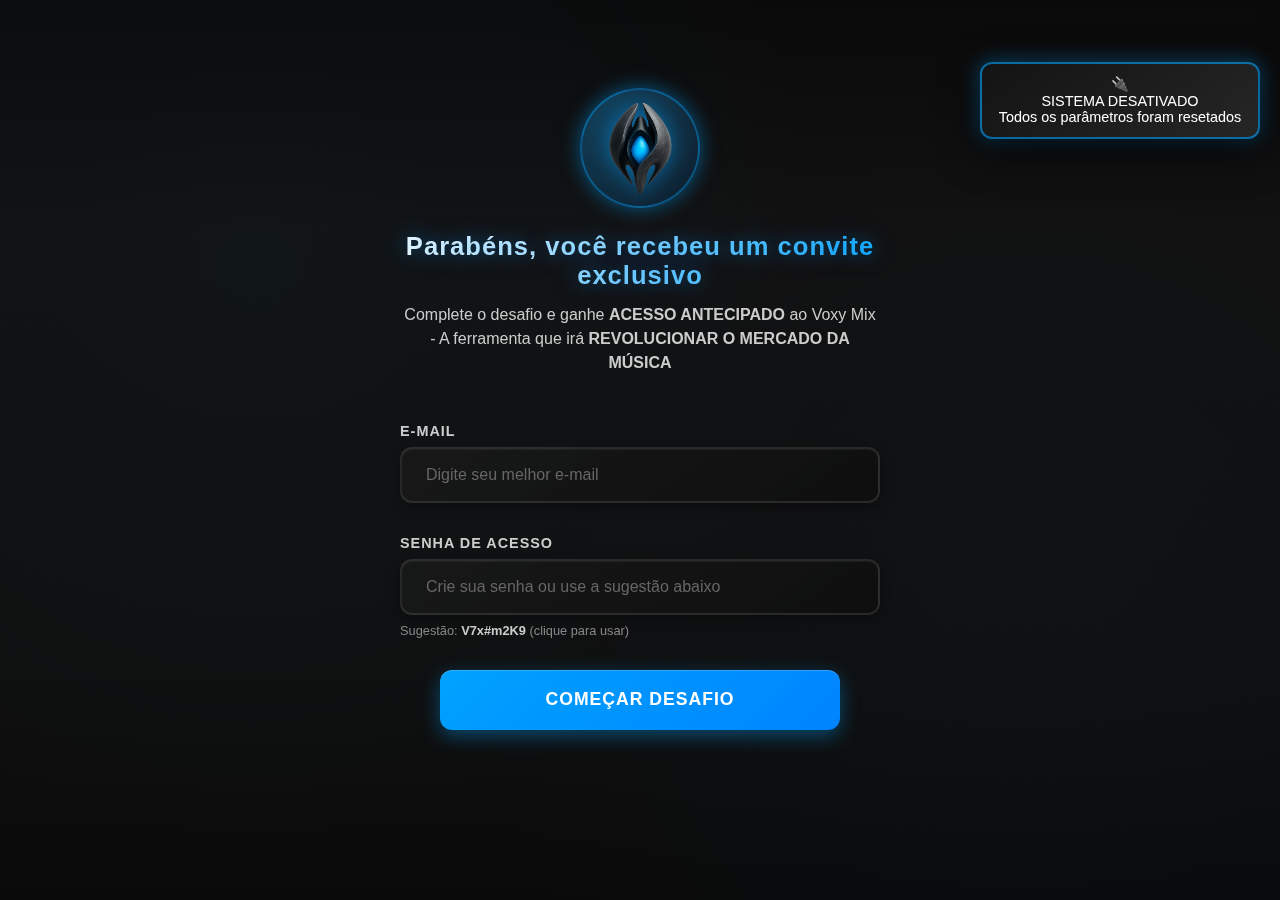
<file: index.html>
<!DOCTYPE html>
<html lang="pt-BR">
<head>
    <meta charset="UTF-8">
    <meta name="viewport" content="width=device-width, initial-scale=1.0">
    <title>Voxy Mix - Experiência Gamificada</title>
    <link rel="stylesheet" href="styles.css">
</head>
<body>
    <!-- SISTEMA DE PROGRESSO GLOBAL -->
    <div class="global-progress" id="globalProgress">
        <div class="progress-bar">
            <div class="progress-fill" id="progressFill"></div>
        </div>
        <span class="step-indicator" id="stepIndicator">Etapa 1/7</span>
    </div>

    <!-- SISTEMA DE NOTIFICAÇÕES GLOBAL -->
    <div class="notification-system">
        <div class="notification" id="globalNotification"></div>
        <div class="system-notification" id="systemNotification"></div>
    </div>

    <!-- CONTAINER PRINCIPAL DO FUNIL -->
    <div class="funnel-container" id="funnelContainer">

        <!-- ===== ETAPA 1: LOGIN GAMIFICADO ===== -->
        <section class="step active" id="step1" style="display: flex;">
            <!-- PARTÍCULAS DE FUNDO -->
            <div class="particles" id="particles1"></div>

            <div class="login-container">
                <!-- SEÇÃO DO LOGO -->
                <div class="logo-section">
                    <div class="logo-placeholder">
                        <img src="assets/images/logo-voxy-mix-transparente.png" alt="Voxy Mix Logo">
                    </div>
                    <h1 class="main-title">Parabéns, você recebeu um convite exclusivo</h1>
                    <p class="subtitle">Complete o desafio e ganhe <strong>ACESSO ANTECIPADO</strong> ao Voxy Mix - A ferramenta que irá <strong>REVOLUCIONAR O MERCADO DA MÚSICA</strong></p>
                </div>

                <!-- FORMULÁRIO DE ACESSO -->
                <form class="login-form" id="loginForm">
                    <div class="form-group">
                        <label class="form-label" for="email">E-mail</label>
                        <input 
                            type="email" 
                            id="email" 
                            name="email" 
                            class="form-input" 
                            placeholder="Digite seu melhor e-mail"
                            required
                        >
                    </div>

                    <div class="form-group">
                        <label class="form-label" for="password">Senha de Acesso</label>
                        <input 
                            type="password" 
                            id="password" 
                            name="password" 
                            class="form-input" 
                            placeholder="Crie sua senha ou use a sugestão abaixo"
                            required
                        >
                        <div class="password-suggestion" id="passwordSuggestion">
                            Sugestão: <span class="suggestion-text" id="suggestedPassword">V7x#m2K9</span> (clique para usar)
                        </div>
                    </div>

                    <button type="submit" class="submit-button" id="submitBtn">
                        Começar Desafio
                    </button>
                </form>

                <!-- TELA DE SUCESSO -->
                <div class="success-screen" id="successScreen1">
                    <div class="success-icon"></div>
                    <h2 class="success-title">Sistema Ativado!</h2>
                    <p class="success-message">
                        Seu acesso foi liberado! Agora você está pronto para embarcar nesta experiência única do Voxy Mix.
                    </p>
                    <button class="continue-button" onclick="goToStep(2)">
                        Entrar na Experiência
                    </button>
                </div>
            </div>
        </section>

        <!-- ===== ETAPA 2: DNA MUSICAL ===== -->
        <section class="step" id="step2" style="display: none;">
            <div class="main-container">
                <div class="header">
                    <h1 class="title">Mixer de DNA Musical</h1>
                    <p class="subtitle">Monte sua fórmula de sucesso</p>
                </div>
                
                <div class="mixer-container">
                    <div class="points-display">
                        <span class="points-text">Pontos: </span>
                        <span class="points-value" id="pointsValue">0/300</span>
                    </div>
                    
                    <div class="formula-container">
                        <div class="capsule">
                            <div class="liquid" id="liquid">
                                <div class="bubbles">
                                    <div class="bubble" style="animation-delay: 0s; left: -10px;"></div>
                                    <div class="bubble" style="animation-delay: 0.5s; left: 0px;"></div>
                                    <div class="bubble" style="animation-delay: 1s; left: 10px;"></div>
                                </div>
                            </div>
                            <div class="formula-result" id="formulaResult">
                                <div class="result-icon">🧪</div>
                                <div class="result-name">Analisando...</div>
                            </div>
                        </div>
                    </div>
                    
                    <div class="knobs-grid">
                        <div class="knob-container" data-type="fama">
                            <div class="knob-wrapper">
                                <div class="knob" data-knob="fama">
                                    <div class="knob-indicator"></div>
                                    <div class="knob-value">0</div>
                                </div>
                            </div>
                            <div class="knob-info">
                                <div class="knob-label">FAMA</div>
                                <div class="knob-desc">Lançar Hits e Fazer Parcerias</div>
                            </div>
                        </div>
                        
                        <div class="knob-container" data-type="dinheiro">
                            <div class="knob-wrapper">
                                <div class="knob" data-knob="dinheiro">
                                    <div class="knob-indicator"></div>
                                    <div class="knob-value">0</div>
                                </div>
                            </div>
                            <div class="knob-info">
                                <div class="knob-label">DINHEIRO</div>
                                <div class="knob-desc">Transformar música em grana</div>
                            </div>
                        </div>
                        
                        <div class="knob-container" data-type="precisao">
                            <div class="knob-wrapper">
                                <div class="knob" data-knob="precisao">
                                    <div class="knob-indicator"></div>
                                    <div class="knob-value">0</div>
                                </div>
                            </div>
                            <div class="knob-info">
                                <div class="knob-label">PRECISÃO</div>
                                <div class="knob-desc">Qualidade GRINGA em todas as músicas</div>
                            </div>
                        </div>
                        
                        <div class="knob-container" data-type="velocidade">
                            <div class="knob-wrapper">
                                <div class="knob" data-knob="velocidade">
                                    <div class="knob-indicator"></div>
                                    <div class="knob-value">0</div>
                                </div>
                            </div>
                            <div class="knob-info">
                                <div class="knob-label">VELOCIDADE</div>
                                <div class="knob-desc">Terminar músicas RÁPIDO</div>
                            </div>
                        </div>
                    </div>
                    
                    <div class="result-description" id="resultDescription">
                        <div class="result-title">Gire os knobs para criar sua fórmula</div>
                        <div class="result-subtitle">Distribua 300 pontos entre suas prioridades</div>
                    </div>
                    
                    <div class="continue-section">
                        <button class="continue-btn" id="continueBtn2" disabled onclick="goToStep(3)">
                            Continuar
                        </button>
                    </div>
                </div>
            </div>
        </section>

        <!-- ===== ETAPA 3: SEGMENTAÇÃO DINÂMICA ===== -->
        <section class="step" id="step3" style="display: none;">
            <div class="main-container">
                <div class="rack" id="mainRack" class="powered-off">
                    <div class="rack-header">
                        <div class="rack-name">FASE 1</div>
                        <div class="rack-number" id="powerBtn">OFF</div>
                    </div>
                    <div class="segment-controls">
                        <button class="segment-btn" data-segment="producer" id="producerBtn">Produtor</button>
                        <button class="segment-btn" data-segment="artist" id="artistBtn">Artista</button>
                    </div>
                    <div class="segment-support">Você pode selecionar os dois, se for o seu caso.</div>
                    <div class="knob-section">
                        <div class="knob-label">Destravar Mixagem Dinâmica</div>
                        <div class="knob" id="mainKnob">
                            <div class="knob-indicator"></div>
                        </div>
                        <div class="knob-value" id="knobValue">0%</div>
                    </div>
                    <div class="vu-section">
                        <div class="vu-label">Progresso de Ativação</div>
                        <div class="vu-meter"><div class="vu-bar" id="progressBar"></div></div>
                        <div class="progress-text" id="progressText">Selecione seu perfil e gire o knob para começar...</div>
                    </div>
                    <div class="leds">
                        <div class="led-group"><div class="led" id="powerLed"></div><span class="led-label">PWR</span></div>
                        <div class="led-group"><div class="led" id="processLed"></div><span class="led-label">PROC</span></div>
                        <div class="led-group"><div class="led" id="completeLed"></div><span class="led-label">RDY</span></div>
                    </div>
                    <div class="advance-section">
                        <button class="advance-btn" id="advanceBtn" onclick="goToStep(4)">🔒 Selecione um perfil para começar</button>
                    </div>
                </div>
            </div>
        </section>

        <!-- ===== ETAPA 4: MECANISMO ANTIGO COMUM ===== -->
        <section class="step" id="step4" style="display: none;">
            <div class="main-container">
                <div class="header">
                    <div class="progress-indicator">Etapa 4/7</div>
                    <h1 class="title">O Caminho Tradicional</h1>
                    <p class="subtitle">Vamos testar os métodos que todos usam...</p>
                </div>
                
                <!-- Sistema de Pontuação -->
                <div class="score-container">
                    <div class="score-label">Energia do Sistema</div>
                    <div class="score-bar">
                        <div class="score-fill" id="scoreFill4">
                            <div class="score-text" id="scoreText4">100/100</div>
                        </div>
                    </div>
                </div>
                
                <!-- Container de Escolhas/Resultado -->
                <div class="choice-container" id="choiceContainer4">
                    <h2 class="choice-title">Como você resolve seus problemas de mix?</h2>
                    
                    <div class="choices-grid" id="choicesGrid4">
                        <!-- Choices serão inseridas dinamicamente -->
                    </div>
                </div>
                
                <!-- Botão Continuar -->
                <div class="continue-section" id="continueSection4">
                    <button class="continue-btn" id="continueBtn4" onclick="goToStep(5)">
                        Tentar Última Alternativa
                    </button>
                </div>
            </div>
        </section>

        <!-- ===== ETAPA 5: PRESETS COMUNS ===== -->
        <section class="step" id="step5" style="display: none;">
            <div class="main-container">
                <div class="header">
                    <div class="progress-indicator">Etapa 5/7</div>
                    <h1 class="title">Última Chance</h1>
                    <p class="subtitle">Talvez um preset pronto resolva...</p>
                </div>
                
                <!-- Sistema de Pontuação -->
                <div class="score-container">
                    <div class="score-label">Energia Crítica do Sistema</div>
                    <div class="score-bar">
                        <div class="score-fill" id="scoreFill5">
                            <div class="score-text" id="scoreText5">50/100</div>
                        </div>
                    </div>
                </div>
                
                <!-- Container de Presets -->
                <div class="preset-container" id="presetContainer5">
                    <div class="preset-header">
                        <h2 class="preset-title">Banco de Presets "Profissionais"</h2>
                        <p class="preset-subtitle">Escolha um preset para salvar sua mixagem</p>
                    </div>
                    
                    <div class="preset-grid" id="presetGrid5">
                        <!-- Presets serão inseridos dinamicamente -->
                    </div>
                    
                    <!-- Waveform Display -->
                    <div class="waveform-display" id="waveformDisplay5">
                        <div class="waveform" id="waveform5">
                            <!-- Barras serão inseridas dinamicamente -->
                        </div>
                    </div>
                </div>
                
                <!-- Botão Continuar -->
                <div class="continue-section" id="continueSection5">
                    <button class="continue-btn" id="continueBtn5" onclick="showTransition()">
                        Descobrir Nova Tecnologia
                    </button>
                </div>
            </div>
        </section>

        <!-- ===== ETAPA 6: PRESETS DINÂMICOS ===== -->
        <section class="step" id="step6" style="display: none;">
            <div class="main-container">
                <div class="header">
                    <div class="progress-indicator">Etapa 6/7</div>
                    <h1 class="title">Presets Dinâmicos</h1>
                    <p class="subtitle">Tecnologia que se adapta ao SEU som</p>
                </div>
                
                <!-- Sistema de Pontuação -->
                <div class="score-container">
                    <div class="score-label">Sistema de Energia Recuperando</div>
                    <div class="score-bar">
                        <div class="score-fill" id="scoreFill6">
                            <div class="score-text" id="scoreText6">25/100</div>
                        </div>
                    </div>
                </div>
                
                <!-- Interface Principal -->
                <div class="interface-container">
                    <!-- Seção 1: Transiente Visual -->
                    <div class="transient-display">
                        <div class="transient-label">Análise de Transientes</div>
                        <div class="waveform-container" id="waveformContainer6">
                            <!-- Barras serão inseridas dinamicamente -->
                        </div>
                    </div>
                    
                    <!-- Seção 2: Feedback Box -->
                    <div class="feedback-box">
                        <div class="feedback-text" id="feedbackText6">
                            Problemas detectados. Ajuste os controles dinâmicos...
                        </div>
                    </div>
                    
                    <!-- Seção 3: Problemas Vocais -->
                    <div class="problems-section">
                        <div class="problems-label">Problemas Identificados</div>
                        <div class="problems-grid" id="problemsGrid6">
                            <!-- Problemas serão inseridos dinamicamente -->
                        </div>
                    </div>
                    
                    <!-- Seção 4: Controles de Knob -->
                    <div class="controls-section" id="controlsSection6">
                        <div class="controls-label">Controles Dinâmicos Voxy Mix</div>
                        <div class="knobs-grid" id="knobsGrid6">
                            <!-- Knobs serão inseridos dinamicamente -->
                        </div>
                    </div>
                </div>
                
                <!-- Seção de Sucesso -->
                <div class="success-section" id="successSection6">
                    <div class="success-message">
                        <div class="success-title">🎯 Preset Dinâmico Otimizado!</div>
                        <div class="success-subtitle">Sua voz foi automaticamente calibrada para qualidade profissional</div>
                    </div>
                    <button class="continue-btn" id="continueBtn6" onclick="goToStep(7)">
                        Acessar Método Completo
                    </button>
                </div>
            </div>
        </section>

        <!-- ===== ETAPA 7: OFERTA ===== -->
        <section class="step" id="step7" style="display: none;">
            <div class="main-container">
                <!-- HERO SECTION -->
                <section class="hero-section">
                    <h1 class="hero-headline" id="heroHeadline">
                        ACESSO VIP DESBLOQUEADO
                    </h1>

                    <div class="hero-subheadline" id="heroSubheadline">
                        <span class="line1">Você é UM DOS POUCOS com a chance de dominar A NOVA ERA DA MIXAGEM</span>
                        <span class="line2">(antes de todo mundo...)</span>
                        <span class="line3" style="display: none;">(antes de todo mundo...)</span>
                    </div>

                    <div class="hero-logo">
                        <img src="assets/images/logo-voxy-mix-transparente.png" alt="Voxy Mix Logo">
                    </div>
                </section>

                <!-- 2. O QUE É O VOXY MIX -->
                <section class="section">
                    <h2 class="section-title">O Que É o Voxy Mix?</h2>
                    <p class="section-subtitle">A junção perfeita de duas tecnologias revolucionárias</p>
                    
                    <div class="what-is-container">
                        <div class="voxy-components">
                            <div class="component-card">
                                <div class="component-icon">🎛️</div>
                                <h3 class="component-title">Presets Dinâmicos</h3>
                                <p class="component-text">
                                    Não são presets comuns. São presets TESTADOS, aprovados em compatibilidade 
                                    e DINAMIZADOS com controles práticos que se adaptam a qualquer voz.
                                </p>
                            </div>
                            
                            <div class="component-card">
                                <div class="component-icon">⚙️</div>
                                <h3 class="component-title">Ferramenta StudioVerse</h3>
                                <p class="component-text">
                                    A tecnologia que torna possível a criação e uso desses novos tipos de presets. 
                                    É ela que faz a "mágica" funcionar.
                                </p>
                            </div>
                        </div>
                    </div>
                </section>

                <!-- 3. COMPATIBILIDADE UNIVERSAL -->
                <section class="section">
                    <h2 class="section-title">Compatibilidade Universal</h2>
                    <p class="section-subtitle">Funciona onde você já trabalha</p>
                    
                    <div class="compatibility-grid">
                        <div class="compatibility-block">
                            <span class="compatibility-icon">🖥️</span>
                            <h3 class="compatibility-title">Windows</h3>
                            <p class="compatibility-text">Todas as versões recentes</p>
                        </div>
                        
                        <div class="compatibility-block">
                            <span class="compatibility-icon">🍎</span>
                            <h3 class="compatibility-title">Mac</h3>
                            <p class="compatibility-text">Versão 10 até 15 (M1 incluso)</p>
                        </div>
                        
                        <div class="compatibility-block">
                            <span class="compatibility-icon">🎵</span>
                            <h3 class="compatibility-title">Todas as DAWs</h3>
                            <p class="compatibility-text">FL Studio, Logic, Ableton, etc.</p>
                        </div>
                        
                        <div class="compatibility-block">
                            <span class="compatibility-icon">🎤</span>
                            <h3 class="compatibility-title">Qualquer Voz</h3>
                            <p class="compatibility-text">Masculina, feminina, grave, aguda</p>
                        </div>
                    </div>
                </section>

                <!-- 7. OFERTA + CTA -->
                <section class="section offer-section">
                    <div class="offer-content">
                        <div class="offer-badge">🔥 OFERTA POR TEMPO LIMITADO</div>
                        
                        <h2 class="offer-title">Garanta Seu Acesso Completo</h2>
                        
                        <div class="offer-items">
                            <div class="offer-item">50+ PRESETS DINÂMICOS em 6 categorias</div>
                            <div class="offer-item">200+ PLUGINS WAVES profissionais</div>
                            <div class="offer-item">FERRAMENTA StudioVerse completa</div>
                            <div class="offer-item">TUTORIAIS completos de instalação</div>
                            <div class="offer-item">ATUALIZAÇÕES vitalícias</div>
                            <div class="offer-item">GRUPO de networking exclusivo</div>
                            <div class="offer-item">LIVES exclusivas com o criador</div>
                            <div class="offer-item">CURSO de criação de presets (em breve)</div>
                        </div>
                        
                        <div class="price-container">
                            <div class="price-original">De R$ 497,00</div>
                            <div class="price-current">R$ 97,90</div>
                            <div class="price-installments">ou 12x de R$ 9,83 no cartão</div>
                        </div>
                        
                        <a href="#" class="cta-button" id="ctaButton">
                            QUERO MEU ACESSO AGORA
                        </a>
                    </div>
                </section>

                <!-- 8. GARANTIA -->
                <section class="section guarantee-section">
                    <h2 class="guarantee-title">Garantia INCONDICIONAL</h2>
                    
                    <div class="guarantee-seal">
                        <img src="assets/images/imagem-garantia.webp" alt="Garantia 7 Dias">
                    </div>
                    
                    <div class="guarantee-text">
                        <p>
                            O Voxy Mix tem uma garantia incondicional de 7 dias.
                            A ferramenta está hospedada na Cakto, uma das plataformas mais fácil de pedir reembolso...
                        </p>
                        <p>
                            Se eu quisesse esconder uma ferramenta ruim colocaria em outras plataformas que dificultam o reembolso 😉
                        </p>
                    </div>
                </section>
            </div>
        </section>

    </div>

    <!-- TRANSIÇÃO ENTRE ETAPAS -->
    <div class="transition-screen" id="transitionScreen" style="display: none;">
        <div class="transition-content">
            <!-- Core de Análise Central -->
            <div class="analysis-core">
                <div class="core-rings"></div>
                <div class="core-rings delay-1"></div>
                <div class="core-rings delay-2"></div>
                
                <div class="analysis-center">
                    <span class="central-icon" id="centralIcon">🎚️</span>
                </div>
            </div>

            <!-- Display de Análise Moderno -->
            <div class="analysis-display" id="analysisDisplay">
                <!-- Panel será inserido via JavaScript -->
            </div>

            <!-- Loading Bar -->
            <div class="progress-container">
                <div class="progress-track">
                    <div class="progress-fill"></div>
                    <div class="progress-glow"></div>
                </div>
                <div class="progress-percentage" id="progressPercentage">0%</div>
            </div>
        </div>
    </div>

    <!-- PORTAL CHECKOUT -->
    <div class="portal-overlay" id="portalOverlay" style="display: none;">
        <div class="portal-container">
            <div class="portal-particles" id="portalParticles"></div>
            <div class="portal-outer"></div>
            <div class="portal-middle"></div>
            <div class="portal-inner"></div>
            <div class="portal-lock">🔒</div>
        </div>
    </div>

    <script src="script.js"></script>
</body>
</html>
</file>
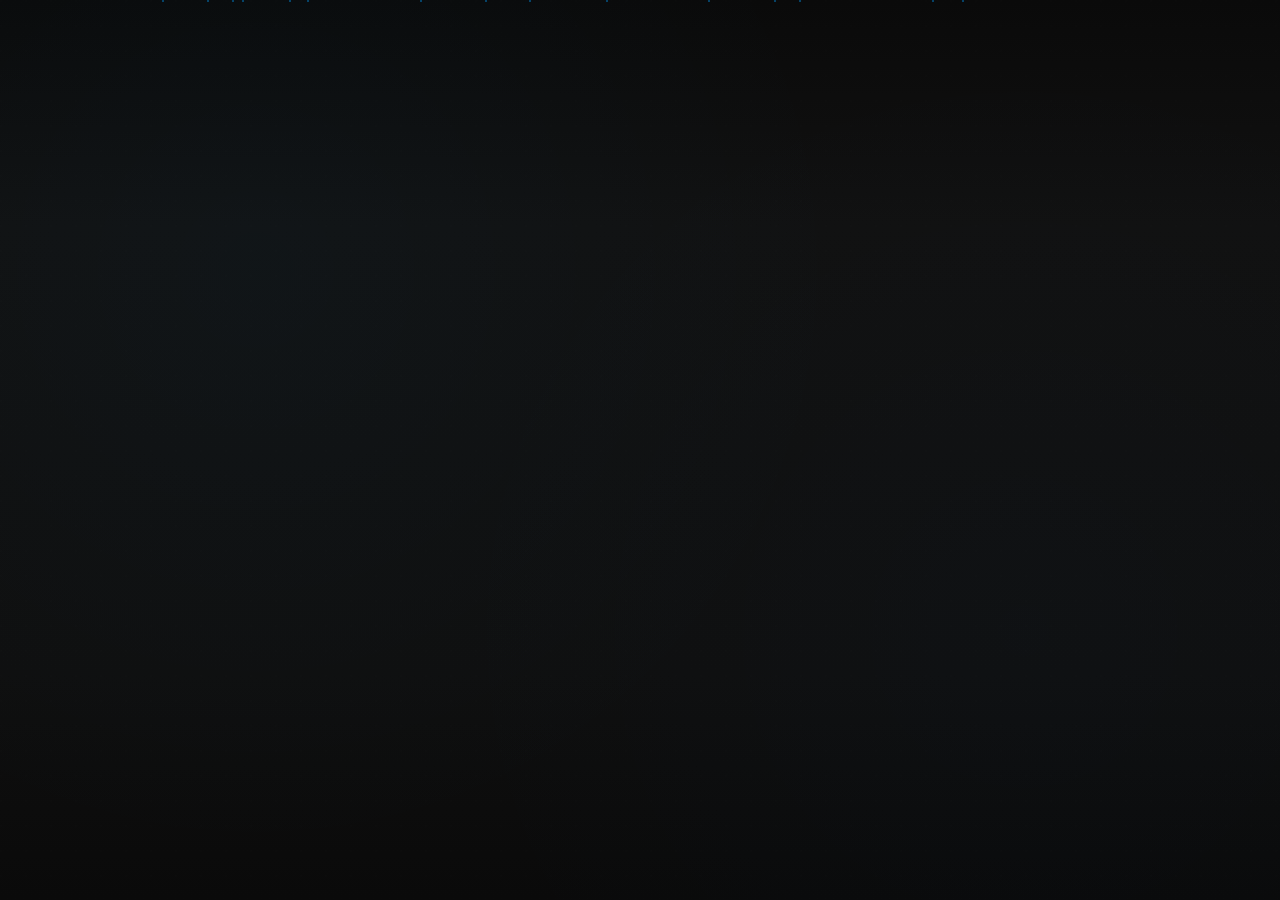
<file: docs/Banco de Dados - IA/Htmls/[FG] Etapa 1 - Login (Pronta).html>
<!DOCTYPE html>
<html lang="pt-BR">
<head>
    <meta charset="UTF-8">
    <meta name="viewport" content="width=device-width, initial-scale=1.0">
    <title>Voxy Mix - Experiência Interativa</title>
    <style>
        /* ===== RESET E BASE ===== */
        * {
            margin: 0;
            padding: 0;
            box-sizing: border-box;
            user-select: none;
        }

        body {
            font-family: 'Segoe UI', 'Arial', sans-serif;
            background: 
                radial-gradient(circle at 20% 30%, rgba(0, 162, 255, 0.03) 0%, transparent 50%),
                radial-gradient(circle at 80% 70%, rgba(0, 132, 255, 0.02) 0%, transparent 50%),
                linear-gradient(180deg, #0a0a0a 0%, #111111 25%, #0f0f0f 75%, #0a0a0a 100%);
            color: #ffffff;
            min-height: 100vh;
            overflow-x: hidden;
            position: relative;
            display: flex;
            align-items: center;
            justify-content: center;
        }

        /* ===== TEXTURA DE CARBONO ===== */
        body::before {
            content: '';
            position: fixed;
            top: 0;
            left: 0;
            width: 100%;
            height: 100%;
            background: 
                radial-gradient(circle at 1px 1px, rgba(255,255,255,0.015) 1px, transparent 0);
            background-size: 25px 25px;
            pointer-events: none;
            opacity: 0.4;
            z-index: -1;
        }

        /* ===== CONTAINER PRINCIPAL ===== */
        .login-container {
            width: 100%;
            max-width: 480px;
            padding: 2rem;
            position: relative;
            z-index: 1;
        }

        /* ===== LOGO PLACEHOLDER ===== */
        .logo-section {
            text-align: center;
            margin-bottom: 3rem;
            opacity: 0;
            animation: fadeInUp 1s ease-out 0.2s forwards;
        }

        .logo-placeholder {
            width: 120px;
            height: 120px;
            margin: 0 auto 1.5rem;
            background: 
                radial-gradient(circle at 30% 30%, rgba(0, 162, 255, 0.3), rgba(0, 132, 255, 0.1)),
                linear-gradient(145deg, #1a1a1a, #0f0f0f);
            border: 2px solid rgba(0, 162, 255, 0.4);
            border-radius: 50%;
            display: flex;
            align-items: center;
            justify-content: center;
            position: relative;
            box-shadow: 
                0 0 30px rgba(0, 162, 255, 0.3),
                inset 0 1px 0 rgba(255, 255, 255, 0.1);
        }

        .logo-placeholder::before {
            content: '';
            width: 60px;
            height: 60px;
            background: 
                radial-gradient(circle, #00a2ff 0%, #0084ff 100%);
            border-radius: 50%;
            box-shadow: 
                0 0 20px rgba(0, 162, 255, 0.8),
                inset 0 2px 4px rgba(255, 255, 255, 0.2);
            animation: logoGlow 3s ease-in-out infinite;
        }

        @keyframes logoGlow {
            0%, 100% { 
                box-shadow: 
                    0 0 20px rgba(0, 162, 255, 0.8),
                    inset 0 2px 4px rgba(255, 255, 255, 0.2);
            }
            50% { 
                box-shadow: 
                    0 0 35px rgba(0, 162, 255, 1),
                    0 0 50px rgba(0, 162, 255, 0.5),
                    inset 0 2px 4px rgba(255, 255, 255, 0.3);
            }
        }

        /* ===== TÍTULOS ===== */
        .main-title {
            font-size: 2rem;
            font-weight: 700;
            text-align: center;
            margin-bottom: 0.8rem;
            background: linear-gradient(135deg, #ffffff, #00a2ff);
            -webkit-background-clip: text;
            -webkit-text-fill-color: transparent;
            background-clip: text;
            text-shadow: 0 0 30px rgba(0, 162, 255, 0.3);
            letter-spacing: 1px;
            opacity: 0;
            animation: fadeInUp 1s ease-out 0.4s forwards;
        }

        .subtitle {
            font-size: 1rem;
            text-align: center;
            color: #cccccc;
            margin-bottom: 3rem;
            letter-spacing: 0.5px;
            line-height: 1.4;
            opacity: 0;
            animation: fadeInUp 1s ease-out 0.6s forwards;
        }

        /* ===== FORMULÁRIO ===== */
        .login-form {
            opacity: 0;
            animation: fadeInUp 1s ease-out 0.8s forwards;
        }

        .form-group {
            margin-bottom: 2rem;
            position: relative;
        }

        .form-label {
            display: block;
            font-size: 0.9rem;
            font-weight: 600;
            color: #cccccc;
            margin-bottom: 0.5rem;
            text-transform: uppercase;
            letter-spacing: 1px;
        }

        .form-input {
            width: 100%;
            height: 56px;
            padding: 0 1.5rem;
            background: 
                linear-gradient(145deg, rgba(26, 26, 26, 0.8), rgba(15, 15, 15, 0.9));
            border: 2px solid rgba(100, 100, 100, 0.3);
            border-radius: 12px;
            font-size: 1rem;
            color: #ffffff;
            transition: all 0.3s cubic-bezier(0.4, 0, 0.2, 1);
            backdrop-filter: blur(10px);
            box-shadow: 
                0 4px 12px rgba(0, 0, 0, 0.3),
                inset 0 1px 0 rgba(255, 255, 255, 0.05);
        }

        .form-input::placeholder {
            color: #666666;
            font-weight: 400;
        }

        .form-input:focus {
            outline: none;
            border-color: #00a2ff;
            box-shadow: 
                0 4px 12px rgba(0, 0, 0, 0.3),
                0 0 20px rgba(0, 162, 255, 0.4),
                inset 0 1px 0 rgba(255, 255, 255, 0.1);
            background: 
                linear-gradient(145deg, rgba(26, 26, 26, 0.9), rgba(15, 15, 15, 1));
        }

        .form-input:hover {
            border-color: rgba(0, 162, 255, 0.5);
            box-shadow: 
                0 4px 12px rgba(0, 0, 0, 0.3),
                0 0 10px rgba(0, 162, 255, 0.2),
                inset 0 1px 0 rgba(255, 255, 255, 0.08);
        }

        /* ===== SUGESTÃO DE SENHA ===== */
        .password-suggestion {
            font-size: 0.8rem;
            color: #888888;
            margin-top: 0.5rem;
            cursor: pointer;
            transition: color 0.3s ease;
        }

        .password-suggestion:hover {
            color: #00a2ff;
        }

        .password-suggestion .suggestion-text {
            color: #cccccc;
            font-weight: 600;
        }

        /* ===== BOTÃO PRINCIPAL ===== */
        .submit-button {
            width: 100%;
            height: 60px;
            background: linear-gradient(135deg, #00a2ff, #0084ff);
            border: none;
            border-radius: 12px;
            font-size: 1.1rem;
            font-weight: 700;
            color: #ffffff;
            text-transform: uppercase;
            letter-spacing: 1px;
            cursor: pointer;
            transition: all 0.3s cubic-bezier(0.4, 0, 0.2, 1);
            box-shadow: 
                0 6px 20px rgba(0, 162, 255, 0.4),
                inset 0 1px 0 rgba(255, 255, 255, 0.2);
            position: relative;
            overflow: hidden;
            margin-bottom: 2rem;
        }

        .submit-button::before {
            content: '';
            position: absolute;
            top: 0;
            left: -100%;
            width: 100%;
            height: 100%;
            background: linear-gradient(90deg, transparent, rgba(255, 255, 255, 0.2), transparent);
            transition: left 0.5s ease;
        }

        .submit-button:hover {
            transform: translateY(-2px);
            box-shadow: 
                0 8px 25px rgba(0, 162, 255, 0.6),
                0 0 30px rgba(0, 162, 255, 0.4),
                inset 0 1px 0 rgba(255, 255, 255, 0.3);
        }

        .submit-button:hover::before {
            left: 100%;
        }

        .submit-button:active {
            transform: translateY(0);
            transition: transform 0.1s ease;
        }

        .submit-button.loading {
            pointer-events: none;
            opacity: 0.8;
        }

        .submit-button.loading::after {
            content: '';
            width: 20px;
            height: 20px;
            border: 2px solid rgba(255, 255, 255, 0.3);
            border-top: 2px solid #ffffff;
            border-radius: 50%;
            animation: spin 1s linear infinite;
            margin-left: 10px;
            display: inline-block;
        }

        @keyframes spin {
            0% { transform: rotate(0deg); }
            100% { transform: rotate(360deg); }
        }

        /* ===== NOTA INFERIOR ===== */
        .footer-note {
            text-align: center;
            font-size: 0.85rem;
            color: #888888;
            line-height: 1.4;
            opacity: 0;
            animation: fadeInUp 1s ease-out 1s forwards;
        }

        /* ===== TELA DE SUCESSO ===== */
        .success-screen {
            display: none;
            text-align: center;
            opacity: 0;
            transform: translateY(30px);
        }

        .success-screen.show {
            display: block;
            animation: fadeInUp 0.8s ease-out forwards;
        }

        .success-icon {
            width: 100px;
            height: 100px;
            margin: 0 auto 2rem;
            background: 
                radial-gradient(circle, #00ff88 0%, #00cc66 100%);
            border-radius: 50%;
            display: flex;
            align-items: center;
            justify-content: center;
            box-shadow: 
                0 0 30px rgba(0, 255, 136, 0.5),
                inset 0 2px 4px rgba(255, 255, 255, 0.2);
            animation: successPulse 2s ease-in-out infinite;
        }

        @keyframes successPulse {
            0%, 100% { 
                box-shadow: 
                    0 0 30px rgba(0, 255, 136, 0.5),
                    inset 0 2px 4px rgba(255, 255, 255, 0.2);
            }
            50% { 
                box-shadow: 
                    0 0 40px rgba(0, 255, 136, 0.8),
                    0 0 60px rgba(0, 255, 136, 0.3),
                    inset 0 2px 4px rgba(255, 255, 255, 0.3);
            }
        }

        .success-icon::before {
            content: '✓';
            font-size: 3rem;
            font-weight: bold;
            color: #ffffff;
        }

        .success-title {
            font-size: 1.8rem;
            font-weight: 700;
            margin-bottom: 1rem;
            background: linear-gradient(135deg, #ffffff, #00ff88);
            -webkit-background-clip: text;
            -webkit-text-fill-color: transparent;
            background-clip: text;
        }

        .success-message {
            font-size: 1rem;
            color: #cccccc;
            margin-bottom: 2.5rem;
            line-height: 1.5;
        }

        .continue-button {
            padding: 1rem 2.5rem;
            background: linear-gradient(135deg, #00ff88, #00cc66);
            border: none;
            border-radius: 12px;
            font-size: 1rem;
            font-weight: 700;
            color: #000000;
            text-transform: uppercase;
            letter-spacing: 1px;
            cursor: pointer;
            transition: all 0.3s ease;
            box-shadow: 
                0 6px 20px rgba(0, 255, 136, 0.4),
                inset 0 1px 0 rgba(255, 255, 255, 0.2);
        }

        .continue-button:hover {
            transform: translateY(-2px);
            box-shadow: 
                0 8px 25px rgba(0, 255, 136, 0.6),
                0 0 30px rgba(0, 255, 136, 0.4);
        }

        /* ===== ANIMAÇÕES ===== */
        @keyframes fadeInUp {
            from {
                opacity: 0;
                transform: translateY(30px);
            }
            to {
                opacity: 1;
                transform: translateY(0);
            }
        }

        /* ===== RESPONSIVIDADE ===== */
        @media (max-width: 768px) {
            .login-container {
                padding: 1.5rem;
                max-width: 400px;
            }

            .logo-placeholder {
                width: 100px;
                height: 100px;
            }

            .logo-placeholder::before {
                width: 50px;
                height: 50px;
            }

            .main-title {
                font-size: 1.6rem;
            }

            .subtitle {
                font-size: 0.9rem;
            }

            .form-input {
                height: 52px;
                font-size: 0.95rem;
            }

            .submit-button {
                height: 56px;
                font-size: 1rem;
            }
        }

        @media (max-width: 480px) {
            .login-container {
                padding: 1rem;
            }

            .main-title {
                font-size: 1.4rem;
                line-height: 1.2;
            }

            .subtitle {
                font-size: 0.85rem;
            }
        }

        /* ===== EFEITOS DE PARTÍCULAS ===== */
        .particles {
            position: fixed;
            top: 0;
            left: 0;
            width: 100%;
            height: 100%;
            pointer-events: none;
            z-index: -1;
        }

        .particle {
            position: absolute;
            width: 2px;
            height: 2px;
            background: rgba(0, 162, 255, 0.5);
            border-radius: 50%;
            animation: float 8s ease-in-out infinite;
        }

        @keyframes float {
            0%, 100% { 
                transform: translateY(0) translateX(0);
                opacity: 0;
            }
            10%, 90% { 
                opacity: 1;
            }
            50% { 
                transform: translateY(-100vh) translateX(50px);
            }
        }
    </style>
</head>
<body>
    <!-- PARTÍCULAS DE FUNDO -->
    <div class="particles" id="particles"></div>

    <div class="login-container">
        <!-- SEÇÃO DO LOGO -->
        <div class="logo-section">
            <div class="logo-placeholder"></div>
            <h1 class="main-title">Parabéns, você recebeu um convite exclusivo</h1>
            <p class="subtitle">Complete o desafio e ganhe <strong>ACESSO ANTECIPADO</strong> ao Voxy Mix - A ferramenta que irá <strong>REVOLUCIONAR O MERCADO DA MÚSICA</strong></p>
        </div>

        <!-- FORMULÁRIO DE ACESSO -->
        <form class="login-form" id="loginForm">
            <div class="form-group">
                <label class="form-label" for="email">E-mail</label>
                <input 
                    type="email" 
                    id="email" 
                    name="email" 
                    class="form-input" 
                    placeholder="Digite seu melhor e-mail"
                    required
                >
            </div>

            <div class="form-group">
                <label class="form-label" for="password">Senha de Acesso</label>
                <input 
                    type="password" 
                    id="password" 
                    name="password" 
                    class="form-input" 
                    placeholder="Crie sua senha ou use a sugestão abaixo"
                    required
                >
                <div class="password-suggestion" id="passwordSuggestion">
                    Sugestão: <span class="suggestion-text" id="suggestedPassword">V7x#m2K9</span> (clique para usar)
                </div>
            </div>

            <button type="submit" class="submit-button" id="submitBtn">
                Começar Desafio
            </button>
        </form>

        <!-- NOTA INFERIOR -->
        <!-- Removida conforme solicitação -->

        <!-- TELA DE SUCESSO -->
        <div class="success-screen" id="successScreen">
            <div class="success-icon"></div>
            <h2 class="success-title">Sistema Ativado!</h2>
            <p class="success-message">
                Seu acesso foi liberado! Agora você está pronto para embarcar nesta experiência única do Voxy Mix.
            </p>
            <button class="continue-button" onclick="continueToNextStep()">
                Entrar na Experiência
            </button>
        </div>
    </div>

    <script>
        // ===== SISTEMA DE ACESSO VOXY MIX =====
        
        // Elementos do DOM
        const loginForm = document.getElementById('loginForm');
        const submitBtn = document.getElementById('submitBtn');
        const successScreen = document.getElementById('successScreen');
        const emailInput = document.getElementById('email');
        const passwordInput = document.getElementById('password');
        const passwordSuggestion = document.getElementById('passwordSuggestion');
        const suggestedPassword = document.getElementById('suggestedPassword');

        // Array de senhas sugeridas
        const passwordSuggestions = [
            'V7x#m2K9', 'P4@nW8qZ', 'M3$tR5oL', 'X9&fY2nU', 
            'K8#pB4mS', 'Q6@vN7rT', 'Z3$cH9wE', 'L5&jD8xA'
        ];

        // ===== GERAÇÃO DE SENHA SUGERIDA =====
        function generateRandomPassword() {
            const randomIndex = Math.floor(Math.random() * passwordSuggestions.length);
            return passwordSuggestions[randomIndex];
        }

        // ===== APLICAR SENHA SUGERIDA =====
        function applySuggestedPassword() {
            const password = suggestedPassword.textContent;
            passwordInput.value = password;
            passwordInput.focus();
            
            // Remove a sugestão completamente
            passwordSuggestion.style.display = 'none';
        }

        // ===== PARTÍCULAS DE FUNDO =====
        function createParticles() {
            const particlesContainer = document.getElementById('particles');
            const particleCount = 15;

            for (let i = 0; i < particleCount; i++) {
                const particle = document.createElement('div');
                particle.className = 'particle';
                
                particle.style.left = Math.random() * 100 + '%';
                particle.style.animationDelay = Math.random() * 8 + 's';
                particle.style.animationDuration = (8 + Math.random() * 4) + 's';
                
                particlesContainer.appendChild(particle);
            }
        }

        // ===== VALIDAÇÃO DE FORMULÁRIO =====
        function validateForm() {
            const email = emailInput.value.trim();
            const password = passwordInput.value.trim();
            
            if (!isValidEmail(email)) {
                showInputError(emailInput, 'Digite um e-mail válido');
                return false;
            }
            
            if (password.length < 6) {
                showInputError(passwordInput, 'Senha deve ter pelo menos 6 caracteres');
                return false;
            }
            
            return true;
        }

        function isValidEmail(email) {
            const emailRegex = /^[^\s@]+@[^\s@]+\.[^\s@]+$/;
            return emailRegex.test(email);
        }

        function showInputError(input, message) {
            const existingError = input.parentNode.querySelector('.error-message');
            if (existingError) {
                existingError.remove();
            }
            
            const errorElement = document.createElement('div');
            errorElement.className = 'error-message';
            errorElement.textContent = message;
            errorElement.style.cssText = `
                color: #ff4444;
                font-size: 0.8rem;
                margin-top: 0.5rem;
                animation: fadeInUp 0.3s ease;
            `;
            
            input.parentNode.appendChild(errorElement);
            input.style.borderColor = '#ff4444';
            
            setTimeout(() => {
                if (errorElement.parentNode) {
                    errorElement.remove();
                    input.style.borderColor = '';
                }
            }, 3000);
        }

        // ===== PROCESSAMENTO DO FORMULÁRIO =====
        function handleFormSubmit(e) {
            e.preventDefault();
            
            if (!validateForm()) {
                return;
            }
            
            submitBtn.classList.add('loading');
            submitBtn.innerHTML = 'Ativando Sistema...';
            
            setTimeout(() => {
                showSuccessScreen();
            }, 2000);
        }

        function showSuccessScreen() {
            loginForm.style.display = 'none';
            document.querySelector('.footer-note').style.display = 'none';
            document.querySelector('.logo-section').style.display = 'none';
            
            successScreen.classList.add('show');
            
            playSuccessSound();
        }

        function continueToNextStep() {
            alert('Redirecionando para sua experiência Voxy Mix personalizada...');
        }

        // ===== EFEITOS SONOROS =====
        function playSuccessSound() {
            try {
                const audioContext = new (window.AudioContext || window.webkitAudioContext)();
                
                const frequencies = [523, 659, 784];
                
                frequencies.forEach((freq, index) => {
                    const oscillator = audioContext.createOscillator();
                    const gainNode = audioContext.createGain();
                    
                    oscillator.connect(gainNode);
                    gainNode.connect(audioContext.destination);
                    
                    const startTime = audioContext.currentTime + (index * 0.1);
                    oscillator.frequency.setValueAtTime(freq, startTime);
                    gainNode.gain.setValueAtTime(0.1, startTime);
                    gainNode.gain.exponentialRampToValueAtTime(0.001, startTime + 0.5);
                    
                    oscillator.start(startTime);
                    oscillator.stop(startTime + 0.5);
                });
            } catch (e) {
                // Fallback silencioso
            }
        }

        // ===== EFEITOS VISUAIS NOS INPUTS =====
        function addInputEffects() {
            const inputs = document.querySelectorAll('.form-input');
            
            inputs.forEach(input => {
                input.addEventListener('focus', function() {
                    this.parentNode.style.transform = 'translateY(-2px)';
                    this.parentNode.style.transition = 'transform 0.3s ease';
                });
                
                input.addEventListener('blur', function() {
                    this.parentNode.style.transform = 'translateY(0)';
                });
            });
        }

        // ===== EASTER EGG - SEQUÊNCIA SECRETA =====
        let secretSequence = [];
        const secretCode = ['ArrowUp', 'ArrowUp', 'ArrowDown', 'ArrowDown', 'ArrowLeft', 'ArrowRight'];

        function handleSecretSequence(e) {
            secretSequence.push(e.code);
            
            if (secretSequence.length > secretCode.length) {
                secretSequence.shift();
            }
            
            if (JSON.stringify(secretSequence) === JSON.stringify(secretCode)) {
                activateSecretMode();
                secretSequence = [];
            }
        }

        function activateSecretMode() {
            document.body.style.animation = 'rainbow 2s linear infinite';
            
            const style = document.createElement('style');
            style.textContent = `
                @keyframes rainbow {
                    0% { filter: hue-rotate(0deg); }
                    100% { filter: hue-rotate(360deg); }
                }
            `;
            document.head.appendChild(style);
            
            setTimeout(() => {
                document.body.style.animation = '';
                style.remove();
            }, 4000);
        }

        // ===== INICIALIZAÇÃO =====
        document.addEventListener('DOMContentLoaded', function() {
            createParticles();
            
            loginForm.addEventListener('submit', handleFormSubmit);
            addInputEffects();
            
            // Adiciona event listener para sugestão de senha
            passwordSuggestion.addEventListener('click', applySuggestedPassword);
            
            // Easter egg
            document.addEventListener('keydown', handleSecretSequence);
            
            // Auto-focus no primeiro input após animação
            setTimeout(() => {
                emailInput.focus();
            }, 1500);
            
            // Gera senha inicial
            const initialPassword = generateRandomPassword();
            suggestedPassword.textContent = initialPassword;
        });

        // ===== PREVENÇÃO DE SPAM =====
        let submitCount = 0;
        const originalSubmitHandler = handleFormSubmit;

        function handleFormSubmit(e) {
            submitCount++;
            
            if (submitCount > 3) {
                e.preventDefault();
                alert('Muitas tentativas. Aguarde alguns segundos antes de tentar novamente.');
                return;
            }
            
            originalSubmitHandler(e);
        }

        setInterval(() => {
            submitCount = 0;
        }, 60000);
    </script>
</body>
</html>
</file>
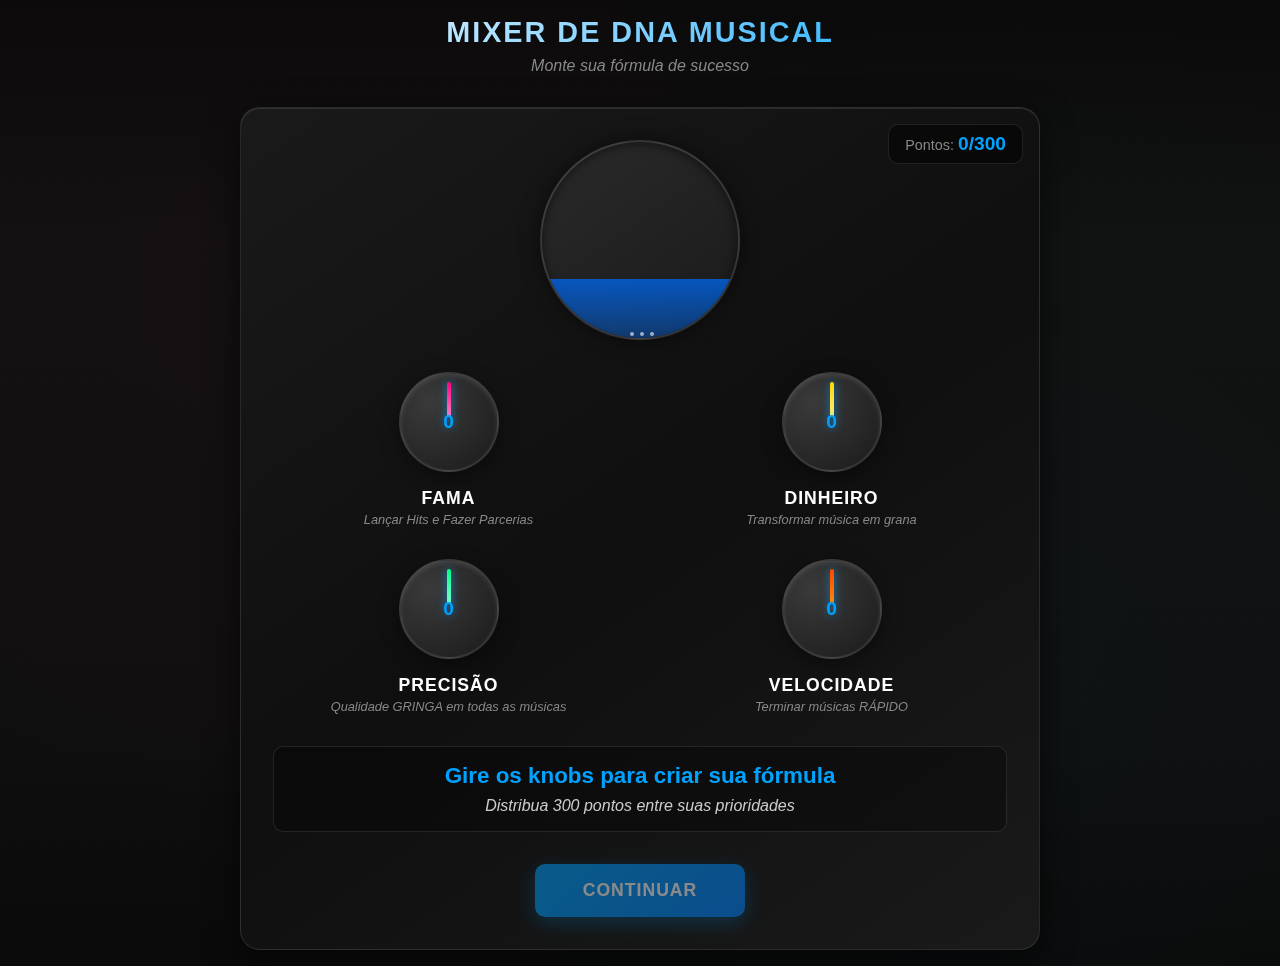
<file: docs/Banco de Dados - IA/Htmls/[FG] Etapa 2 - DNA Musical.html>
<!DOCTYPE html>
<html lang="pt-BR">
<head>
    <meta charset="UTF-8">
    <meta name="viewport" content="width=device-width, initial-scale=1.0">
    <title>Mixer de DNA Musical - Voxy Mix</title>
    <style>
        /* ===== RESET & BASE ===== */
        * { margin: 0; padding: 0; box-sizing: border-box; user-select: none; }
        body {
            font-family: 'Segoe UI', Arial, sans-serif;
            background:
                radial-gradient(circle at 20% 30%, rgba(255, 0, 150, 0.02) 0%, transparent 60%),
                radial-gradient(circle at 80% 70%, rgba(0, 200, 255, 0.02) 0%, transparent 60%),
                linear-gradient(180deg, #0a0a0a 0%, #111111 25%, #0f0f0f 75%, #0a0a0a 100%);
            color: #e8e8e8; min-height: 100vh; overflow-x: hidden;
            display: flex; align-items: center; justify-content: center; padding: 1rem;
        }
        body::before {
            content: ''; position: fixed; top: 0; left: 0; width: 100%; height: 100%;
            background: radial-gradient(circle at 1px 1px, rgba(255,255,255,0.02) 1px, transparent 0);
            background-size: 20px 20px; pointer-events: none; opacity: 0.3; z-index: -1;
        }
        
        /* ===== CONTAINER PRINCIPAL ===== */
        .main-container { 
            max-width: 800px; 
            width: 100%; 
            position: relative; 
            z-index: 1;
            animation: fadeInUp 0.8s ease-out;
        }
        
        /* ===== HEADER ===== */
        .header {
            text-align: center;
            margin-bottom: 2rem;
        }
        .title {
            font-size: 1.8rem;
            font-weight: 700;
            background: linear-gradient(135deg, #ffffff, #00a2ff);
            -webkit-background-clip: text;
            -webkit-text-fill-color: transparent;
            background-clip: text;
            margin-bottom: 0.5rem;
            text-transform: uppercase;
            letter-spacing: 2px;
        }
        .subtitle {
            font-size: 1rem;
            color: #888;
            font-style: italic;
        }
        
        /* ===== MIXER CONTAINER ===== */
        .mixer-container {
            background: linear-gradient(145deg, #1a1a1a 0%, #0f0f0f 50%, #1a1a1a 100%);
            border: 1px solid rgba(100, 100, 100, 0.3);
            border-radius: 20px;
            padding: 2rem;
            position: relative;
            box-shadow: 
                0 8px 32px rgba(0, 0, 0, 0.6),
                inset 0 1px 0 rgba(255, 255, 255, 0.1);
        }
        
        /* ===== PONTOS TOTAIS ===== */
        .points-display {
            position: absolute;
            top: 1rem;
            right: 1rem;
            background: rgba(0, 0, 0, 0.5);
            padding: 0.5rem 1rem;
            border-radius: 10px;
            border: 1px solid rgba(255, 255, 255, 0.1);
        }
        .points-text {
            font-size: 0.9rem;
            color: #888;
        }
        .points-value {
            font-size: 1.2rem;
            font-weight: bold;
            color: #00a2ff;
        }
        .points-value.warning {
            color: #ff4444;
        }
        
        /* ===== CAPSULA CENTRAL ===== */
        .formula-container {
            width: 200px;
            height: 200px;
            margin: 0 auto 2rem;
            position: relative;
        }
        
        .capsule {
            width: 100%;
            height: 100%;
            background: linear-gradient(145deg, #2a2a2a, #1a1a1a);
            border-radius: 100px;
            position: relative;
            overflow: hidden;
            border: 2px solid rgba(255, 255, 255, 0.1);
            box-shadow: 
                inset 0 2px 10px rgba(0, 0, 0, 0.5),
                0 0 20px rgba(0, 0, 0, 0.5);
        }
        
        .liquid {
            position: absolute;
            bottom: 0;
            left: 0;
            width: 100%;
            height: 30%;
            background: linear-gradient(180deg, 
                rgba(0, 162, 255, 0.8) 0%, 
                rgba(0, 162, 255, 0.4) 100%);
            transition: all 0.5s ease;
            animation: bubble 3s ease-in-out infinite;
        }
        
        @keyframes bubble {
            0%, 100% { transform: translateY(0); }
            50% { transform: translateY(-5px); }
        }
        
        .bubbles {
            position: absolute;
            bottom: 10%;
            left: 50%;
            transform: translateX(-50%);
        }
        
        .bubble {
            position: absolute;
            width: 4px;
            height: 4px;
            background: rgba(255, 255, 255, 0.6);
            border-radius: 50%;
            animation: rise 2s ease-in-out infinite;
        }
        
        @keyframes rise {
            0% { transform: translateY(0); opacity: 0; }
            20% { opacity: 1; }
            80% { opacity: 1; }
            100% { transform: translateY(-100px); opacity: 0; }
        }
        
        .formula-result {
            position: absolute;
            top: 50%;
            left: 50%;
            transform: translate(-50%, -50%);
            text-align: center;
            opacity: 0;
            transition: opacity 0.5s ease;
        }
        
        .formula-result.show {
            opacity: 1;
        }
        
        .result-icon {
            font-size: 3rem;
            margin-bottom: 0.5rem;
        }
        
        .result-name {
            font-size: 1.2rem;
            font-weight: bold;
            color: #ffffff;
            text-shadow: 0 0 10px rgba(0, 162, 255, 0.8);
        }
        
        /* ===== KNOBS GRID ===== */
        .knobs-grid {
            display: grid;
            grid-template-columns: repeat(2, 1fr);
            gap: 2rem;
            margin-bottom: 2rem;
        }
        
        /* ===== KNOB INDIVIDUAL ===== */
        .knob-container {
            display: flex;
            flex-direction: column;
            align-items: center;
            gap: 1rem;
        }
        
        .knob-wrapper {
            position: relative;
        }
        
        .knob {
            width: 100px;
            height: 100px;
            border-radius: 50%;
            position: relative;
            cursor: grab;
            background: 
                radial-gradient(circle at 30% 30%, #3a3a3a, #1a1a1a),
                radial-gradient(circle at 70% 70%, #2a2a2a, #0a0a0a);
            border: 2px solid rgba(255, 255, 255, 0.1);
            box-shadow: 
                0 6px 20px rgba(0, 0, 0, 0.4),
                inset 0 2px 4px rgba(255, 255, 255, 0.1);
            transition: transform 0.2s ease;
        }
        
        .knob:hover {
            transform: scale(1.05);
        }
        
        .knob.dragging {
            cursor: grabbing;
            transform: scale(1.08);
        }
        
        .knob-indicator {
            position: absolute;
            top: 8px;
            left: 50%;
            width: 4px;
            height: 35px;
            background: linear-gradient(180deg, #00a2ff, #ffffff);
            border-radius: 2px;
            transform-origin: center 42px;
            transform: translateX(-50%) rotate(0deg);
            box-shadow: 0 0 8px rgba(0, 162, 255, 0.8);
            transition: none;
        }
        
        .knob-value {
            position: absolute;
            top: 50%;
            left: 50%;
            transform: translate(-50%, -50%);
            font-size: 1.2rem;
            font-weight: bold;
            color: #00a2ff;
            text-shadow: 0 0 8px rgba(0, 162, 255, 0.6);
        }
        
        .knob-info {
            text-align: center;
        }
        
        .knob-label {
            font-size: 1.1rem;
            font-weight: bold;
            color: #ffffff;
            text-transform: uppercase;
            letter-spacing: 1px;
            margin-bottom: 0.2rem;
        }
        
        .knob-desc {
            font-size: 0.8rem;
            color: #888;
            font-style: italic;
        }
        
        /* ===== COLORS FOR EACH KNOB ===== */
        .knob-container[data-type="fama"] .knob-indicator {
            background: linear-gradient(180deg, #ff0080, #ff80c0);
        }
        .knob-container[data-type="dinheiro"] .knob-indicator {
            background: linear-gradient(180deg, #ffd700, #ffed80);
        }
        .knob-container[data-type="precisao"] .knob-indicator {
            background: linear-gradient(180deg, #00ff88, #80ffcc);
        }
        .knob-container[data-type="velocidade"] .knob-indicator {
            background: linear-gradient(180deg, #ff4500, #ff8c00);
        }
        
        /* ===== RESULTADO DESCRIPTION ===== */
        .result-description {
            text-align: center;
            margin-top: 1rem;
            min-height: 3rem;
            padding: 1rem;
            background: rgba(0, 0, 0, 0.3);
            border-radius: 10px;
            border: 1px solid rgba(255, 255, 255, 0.1);
        }
        
        .result-title {
            font-size: 1.4rem;
            font-weight: bold;
            color: #00a2ff;
            margin-bottom: 0.5rem;
        }
        
        .result-subtitle {
            font-size: 1rem;
            color: #ccc;
            font-style: italic;
        }
        
        /* ===== CONTINUE BUTTON ===== */
        .continue-section {
            text-align: center;
            margin-top: 2rem;
        }
        
        .continue-btn {
            padding: 1rem 3rem;
            background: linear-gradient(135deg, #00a2ff, #0084ff);
            border: none;
            border-radius: 10px;
            font-size: 1.1rem;
            font-weight: bold;
            color: #ffffff;
            text-transform: uppercase;
            letter-spacing: 1px;
            cursor: pointer;
            transition: all 0.3s ease;
            box-shadow: 0 6px 20px rgba(0, 162, 255, 0.4);
        }
        
        .continue-btn:hover {
            transform: translateY(-2px);
            box-shadow: 0 8px 25px rgba(0, 162, 255, 0.6);
        }
        
        .continue-btn:disabled {
            opacity: 0.5;
            cursor: not-allowed;
            transform: none;
        }
        
        /* ===== ANIMATIONS ===== */
        @keyframes fadeInUp {
            from { opacity: 0; transform: translateY(30px); }
            to { opacity: 1; transform: translateY(0); }
        }
        
        /* ===== MOBILE ===== */
        @media (max-width: 768px) {
            .mixer-container { padding: 1.5rem; }
            .knobs-grid { gap: 1.5rem; }
            .knob { width: 80px; height: 80px; }
            .knob-indicator { height: 28px; transform-origin: center 34px; }
            .formula-container { width: 150px; height: 150px; }
            .points-display { position: static; margin-bottom: 1rem; text-align: center; }
        }
    </style>
</head>
<body>
    <div class="main-container">
        <div class="header">
            <h1 class="title">Mixer de DNA Musical</h1>
            <p class="subtitle">Monte sua fórmula de sucesso</p>
        </div>
        
        <div class="mixer-container">
            <div class="points-display">
                <span class="points-text">Pontos: </span>
                <span class="points-value" id="pointsValue">0/300</span>
            </div>
            
            <div class="formula-container">
                <div class="capsule">
                    <div class="liquid" id="liquid">
                        <div class="bubbles">
                            <div class="bubble" style="animation-delay: 0s; left: -10px;"></div>
                            <div class="bubble" style="animation-delay: 0.5s; left: 0px;"></div>
                            <div class="bubble" style="animation-delay: 1s; left: 10px;"></div>
                        </div>
                    </div>
                    <div class="formula-result" id="formulaResult">
                        <div class="result-icon">🧪</div>
                        <div class="result-name">Analisando...</div>
                    </div>
                </div>
            </div>
            
            <div class="knobs-grid">
                <div class="knob-container" data-type="fama">
                    <div class="knob-wrapper">
                        <div class="knob" data-knob="fama">
                            <div class="knob-indicator"></div>
                            <div class="knob-value">0</div>
                        </div>
                    </div>
                    <div class="knob-info">
                        <div class="knob-label">FAMA</div>
                        <div class="knob-desc">Lançar Hits e Fazer Parcerias</div>
                    </div>
                </div>
                
                <div class="knob-container" data-type="dinheiro">
                    <div class="knob-wrapper">
                        <div class="knob" data-knob="dinheiro">
                            <div class="knob-indicator"></div>
                            <div class="knob-value">0</div>
                        </div>
                    </div>
                    <div class="knob-info">
                        <div class="knob-label">DINHEIRO</div>
                        <div class="knob-desc">Transformar música em grana</div>
                    </div>
                </div>
                
                <div class="knob-container" data-type="precisao">
                    <div class="knob-wrapper">
                        <div class="knob" data-knob="precisao">
                            <div class="knob-indicator"></div>
                            <div class="knob-value">0</div>
                        </div>
                    </div>
                    <div class="knob-info">
                        <div class="knob-label">PRECISÃO</div>
                        <div class="knob-desc">Qualidade GRINGA em todas as músicas</div>
                    </div>
                </div>
                
                <div class="knob-container" data-type="velocidade">
                    <div class="knob-wrapper">
                        <div class="knob" data-knob="velocidade">
                            <div class="knob-indicator"></div>
                            <div class="knob-value">0</div>
                        </div>
                    </div>
                    <div class="knob-info">
                        <div class="knob-label">VELOCIDADE</div>
                        <div class="knob-desc">Terminar músicas RÁPIDO</div>
                    </div>
                </div>
            </div>
            
            <div class="result-description" id="resultDescription">
                <div class="result-title">Gire os knobs para criar sua fórmula</div>
                <div class="result-subtitle">Distribua 300 pontos entre suas prioridades</div>
            </div>
            
            <div class="continue-section">
                <button class="continue-btn" id="continueBtn" disabled>
                    Continuar
                </button>
            </div>
        </div>
    </div>
    
    <script>
        // Sistema de Knobs
        const knobData = {
            fama: { value: 0, element: null, indicator: null, valueDisplay: null },
            dinheiro: { value: 0, element: null, indicator: null, valueDisplay: null },
            precisao: { value: 0, element: null, indicator: null, valueDisplay: null },
            velocidade: { value: 0, element: null, indicator: null, valueDisplay: null }
        };
        
        const MAX_POINTS = 300;
        const MAX_PER_KNOB = 100;
        let isDragging = false;
        let currentKnob = null;
        let startAngle = 0;
        let startValue = 0;
        
        // Inicialização
        function init() {
            // Configurar knobs
            Object.keys(knobData).forEach(key => {
                const knob = document.querySelector(`[data-knob="${key}"]`);
                knobData[key].element = knob;
                knobData[key].indicator = knob.querySelector('.knob-indicator');
                knobData[key].valueDisplay = knob.querySelector('.knob-value');
                
                // Event listeners
                knob.addEventListener('mousedown', (e) => startDrag(e, key));
                knob.addEventListener('touchstart', (e) => startDrag(e, key), { passive: false });
            });
            
            // Global event listeners
            document.addEventListener('mousemove', drag);
            document.addEventListener('mouseup', stopDrag);
            document.addEventListener('touchmove', drag, { passive: false });
            document.addEventListener('touchend', stopDrag);
            
            // Continue button
            document.getElementById('continueBtn').addEventListener('click', handleContinue);
            
            updateDisplay();
        }
        
        function startDrag(e, knobType) {
            e.preventDefault();
            isDragging = true;
            currentKnob = knobType;
            knobData[knobType].element.classList.add('dragging');
            
            const rect = knobData[knobType].element.getBoundingClientRect();
            const centerX = rect.left + rect.width / 2;
            const centerY = rect.top + rect.height / 2;
            
            const clientX = e.type.includes('touch') ? e.touches[0].clientX : e.clientX;
            const clientY = e.type.includes('touch') ? e.touches[0].clientY : e.clientY;
            
            startAngle = Math.atan2(clientY - centerY, clientX - centerX) * (180 / Math.PI);
            startValue = knobData[knobType].value;
        }
        
        function drag(e) {
            if (!isDragging || !currentKnob) return;
            e.preventDefault();
            
            const rect = knobData[currentKnob].element.getBoundingClientRect();
            const centerX = rect.left + rect.width / 2;
            const centerY = rect.top + rect.height / 2;
            
            const clientX = e.type.includes('touch') ? e.touches[0].clientX : e.clientX;
            const clientY = e.type.includes('touch') ? e.touches[0].clientY : e.clientY;
            
            const currentAngle = Math.atan2(clientY - centerY, clientX - centerX) * (180 / Math.PI);
            let angleDiff = currentAngle - startAngle;
            
            if (angleDiff > 180) angleDiff -= 360;
            if (angleDiff < -180) angleDiff += 360;
            
            const valueDiff = (angleDiff / 270) * 100; // 270 degrees = 0 to 100
            let newValue = Math.round(startValue + valueDiff);
            newValue = Math.max(0, Math.min(MAX_PER_KNOB, newValue));
            
            // Verificar se não ultrapassa o total
            const otherPoints = getTotalPoints() - knobData[currentKnob].value;
            if (otherPoints + newValue > MAX_POINTS) {
                newValue = MAX_POINTS - otherPoints;
            }
            
            knobData[currentKnob].value = newValue;
            updateDisplay();
        }
        
        function stopDrag() {
            if (isDragging && currentKnob) {
                knobData[currentKnob].element.classList.remove('dragging');
            }
            isDragging = false;
            currentKnob = null;
        }
        
        function getTotalPoints() {
            return Object.values(knobData).reduce((sum, knob) => sum + knob.value, 0);
        }
        
        function updateDisplay() {
            const total = getTotalPoints();
            
            // Atualizar valores e rotações dos knobs
            Object.keys(knobData).forEach(key => {
                const data = knobData[key];
                const rotation = (data.value / MAX_PER_KNOB) * 270; // 270 degrees max
                data.indicator.style.transform = `translateX(-50%) rotate(${rotation}deg)`;
                data.valueDisplay.textContent = data.value;
            });
            
            // Atualizar contador de pontos
            const pointsDisplay = document.getElementById('pointsValue');
            pointsDisplay.textContent = `${total}/300`;
            pointsDisplay.classList.toggle('warning', total > MAX_POINTS);
            
            // Atualizar líquido e cor
            updateLiquid();
            
            // Atualizar resultado
            updateResult();
            
            // Habilitar/desabilitar botão continuar
            const continueBtn = document.getElementById('continueBtn');
            const activeKnobs = Object.values(knobData).filter(k => k.value > 0).length;
            continueBtn.disabled = total === 0 || total > MAX_POINTS || activeKnobs < 2;
        }
        
        function updateLiquid() {
            const liquid = document.getElementById('liquid');
            const total = getTotalPoints();
            const percentage = (total / MAX_POINTS) * 70 + 30; // 30% to 100%
            
            liquid.style.height = `${percentage}%`;
            
            // Calcular cor baseada nas combinações
            const { fama, dinheiro, precisao, velocidade } = knobData;
            
            let r = 0, g = 100, b = 255; // Base azul
            
            // Adicionar influência de cada knob
            r += (fama.value / MAX_PER_KNOB) * 150; // Rosa
            r += (dinheiro.value / MAX_PER_KNOB) * 200; // Dourado
            g += (dinheiro.value / MAX_PER_KNOB) * 150; // Dourado
            g += (precisao.value / MAX_PER_KNOB) * 200; // Verde
            r += (velocidade.value / MAX_PER_KNOB) * 200; // Laranja
            
            r = Math.min(255, r);
            g = Math.min(255, g);
            b = Math.max(50, b - (r + g) / 4);
            
            liquid.style.background = `linear-gradient(180deg, 
                rgba(${r}, ${g}, ${b}, 0.8) 0%, 
                rgba(${r}, ${g}, ${b}, 0.4) 100%)`;
        }
        
        function updateResult() {
            const { fama, dinheiro, precisao, velocidade } = knobData;
            const total = getTotalPoints();
            
            if (total === 0) {
                setResult('🧪', 'Analisando...', 'Gire os knobs para criar sua fórmula', 'Distribua 300 pontos entre suas prioridades');
                return;
            }
            
            // Determinar perfil baseado nas combinações
            let profile = determineProfile(fama.value, dinheiro.value, precisao.value, velocidade.value);
            
            document.getElementById('formulaResult').classList.add('show');
            setResult(profile.icon, profile.name, profile.title, profile.subtitle);
        }
        
        function determineProfile(f, d, p, v) {
            // Perfis extremos (1 dominante)
            if (f >= 200) return { icon: '🎭', name: 'Holofote', title: 'Holofote Viciado', subtitle: 'Quer ser visto, nem que ganhe pouco' };
            if (d >= 200) return { icon: '💰', name: 'Cofre', title: 'Cofre Ambulante', subtitle: 'Música é negócio, fama é distração' };
            if (p >= 200) return { icon: '🎯', name: 'Perfeccionista', title: 'Perfeccionista Doente', subtitle: 'Prefere não lançar do que lançar imperfeito' };
            if (v >= 200) return { icon: '⚡', name: 'Rajada', title: 'Rajada Sonora', subtitle: 'Quantidade é minha qualidade' };
            
            // Duplas poderosas
            if (f >= 100 && d >= 100) return { icon: '👑', name: 'Popstar', title: 'Popstar Empresário', subtitle: 'Famoso E rico, o combo dos sonhos' };
            if (p >= 100 && v >= 100) return { icon: '🔧', name: 'Cirurgião', title: 'Cirurgião Veloz', subtitle: 'Perfeito E rápido? Esse é RARO' };
            if (f >= 100 && p >= 100) return { icon: '🏆', name: 'Referência', title: 'Referência Viva', subtitle: 'Quando lança, vira padrão do mercado' };
            if (d >= 100 && v >= 100) return { icon: '🏧', name: 'Caixa', title: 'Caixa Registradora', subtitle: 'Ching ching a cada projeto finalizado' };
            
            // Perfis ghost (baixa fama)
            if (f <= 20 && d >= 80 && p >= 80) return { icon: '👻', name: 'Ghost', title: 'Ghost Premium', subtitle: 'Fatura PESADO nos bastidores' };
            if (f <= 20 && d >= 80 && v >= 80) return { icon: '💸', name: 'Fantasma', title: 'Fantasma Rico', subtitle: 'Ninguém sabe, mas tá milionário' };
            
            // Triplas
            if (f >= 60 && d >= 60 && p >= 60) return { icon: '💎', name: 'Elite', title: 'Elite Musical', subtitle: 'Topo em tudo que importa' };
            if (d >= 60 && p >= 60 && v >= 60) return { icon: '🏭', name: 'Máquina', title: 'Máquina de Lucro', subtitle: 'Eficiência que gera milhões' };
            
            // Equilibrado
            if (Math.abs(f - d) <= 20 && Math.abs(p - v) <= 20) return { icon: '🎲', name: 'Coringa', title: 'Coringa do Game', subtitle: 'Faz tudo bem feito, sem ponto fraco' };
            
            // Default
            return { icon: '🎵', name: 'Híbrido', title: 'Perfil Híbrido', subtitle: 'Mistura única de habilidades' };
        }
        
        function setResult(icon, name, title, subtitle) {
            document.querySelector('.result-icon').textContent = icon;
            document.querySelector('.result-name').textContent = name;
            document.querySelector('.result-title').textContent = title;
            document.querySelector('.result-subtitle').textContent = subtitle;
        }
        
        function handleContinue() {
            const profile = {
                fama: knobData.fama.value,
                dinheiro: knobData.dinheiro.value,
                precisao: knobData.precisao.value,
                velocidade: knobData.velocidade.value,
                total: getTotalPoints()
            };
            
            // Salvar perfil (localStorage, enviar para servidor, etc.)
            console.log('Perfil criado:', profile);
            
            // Avançar para próxima etapa
            alert('Perfil criado com sucesso! Avançando para próxima etapa...');
        }
        
        // Inicializar quando o DOM carregar
        document.addEventListener('DOMContentLoaded', init);
    </script>
</body>
</html>
</file>
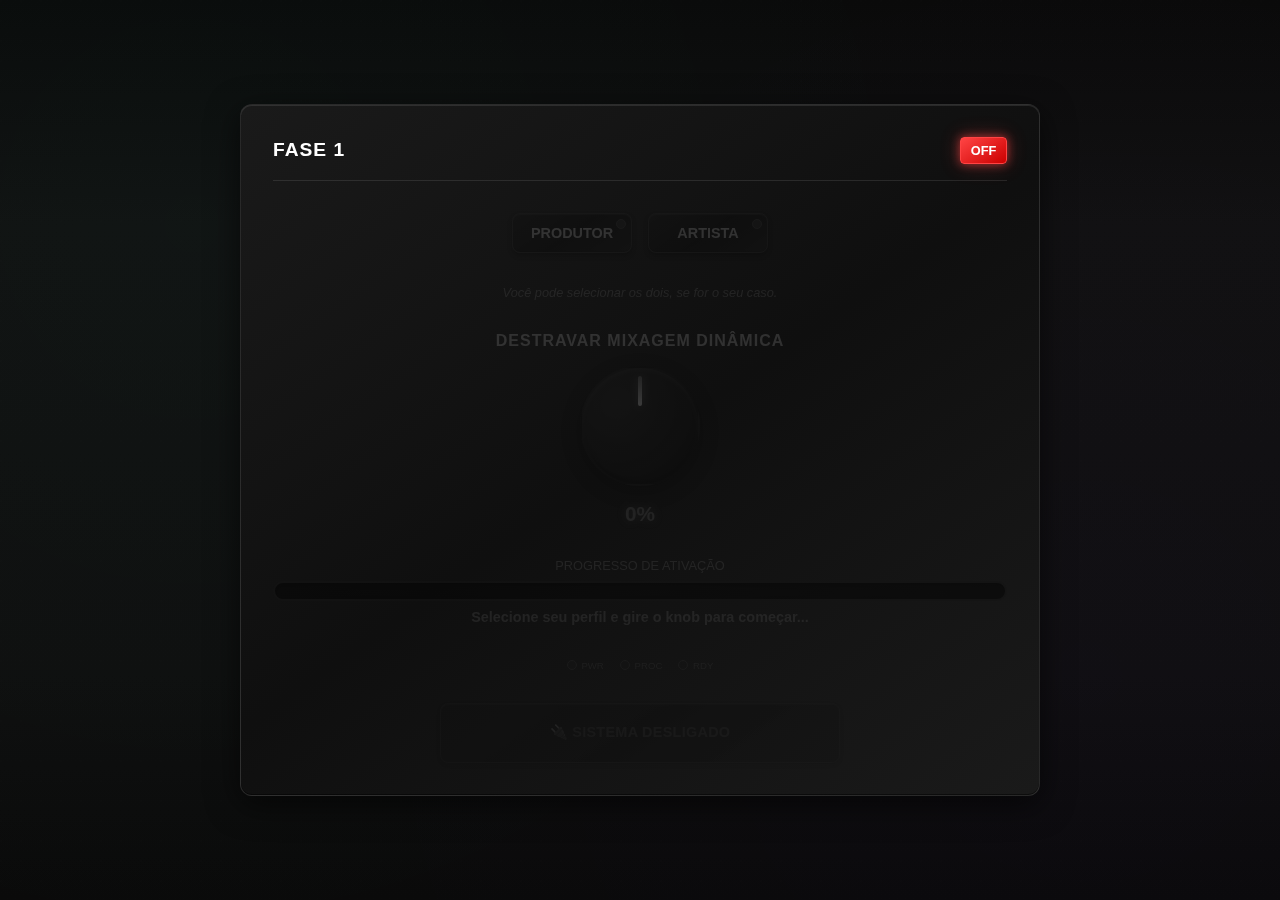
<file: docs/Banco de Dados - IA/Htmls/[FG] Etapa 3 - Segmentação (Alpha).html>
<!DOCTYPE html>
<html lang="pt-BR">
<head>
    <meta charset="UTF-8">
    <meta name="viewport" content="width=device-width, initial-scale=1.0">
    <title>Sistema de Mixagem Dinâmica - Voxy Mix</title>
    <style>
        /* ===== RESET & BASE ===== */
        * { margin: 0; padding: 0; box-sizing: border-box; user-select: none; }
        body {
            font-family: 'Segoe UI', Arial, sans-serif;
            background:
                radial-gradient(circle at 15% 25%, rgba(0, 255, 200, 0.02) 0%, transparent 60%),
                radial-gradient(circle at 85% 75%, rgba(100, 0, 255, 0.02) 0%, transparent 60%),
                linear-gradient(180deg, #0a0a0a 0%, #111111 25%, #0f0f0f 75%, #0a0a0a 100%);
            color: #e8e8e8; min-height: 100vh; overflow-x: hidden; position: relative;
            display: flex; align-items: center; justify-content: center; padding: 2rem;
        }
        body::before { /* Carbon Texture */
            content: ''; position: fixed; top: 0; left: 0; width: 100%; height: 100%;
            background: radial-gradient(circle at 1px 1px, rgba(255,255,255,0.02) 1px, transparent 0);
            background-size: 20px 20px; pointer-events: none; opacity: 0.3; z-index: -1;
        }
        .main-container { max-width: 800px; width: 100%; position: relative; z-index: 1; }
        
        /* ===== MAIN RACK ===== */
        .rack {
            background: linear-gradient(145deg, #1a1a1a 0%, #0f0f0f 50%, #1a1a1a 100%);
            border: 1px solid rgba(100, 100, 100, 0.3);
            border-radius: 12px; padding: 2rem; position: relative;
            transition: border-color 0.4s ease, box-shadow 0.4s ease; /* Transição suave para borda e sombra */
            backdrop-filter: blur(10px);
            box-shadow: 0 8px 32px rgba(0, 0, 0, 0.6), inset 0 1px 0 rgba(255, 255, 255, 0.1), inset 0 -1px 0 rgba(0, 0, 0, 0.5);
            animation: fadeInUp 1s ease-out 0.6s forwards;
            overflow: hidden; /* Para conter o ::before se ele sair dos limites */
        }
        .rack.active {
            opacity: 1; /* Garante visibilidade */
            border-color: rgba(0, 162, 255, 0.6);
            /* Sombra de brilho estática, sem animação pesada por enquanto */
            box-shadow: 0 8px 32px rgba(0, 0, 0, 0.6), 0 0 25px rgba(0, 162, 255, 0.5),
                        inset 0 1px 0 rgba(255, 255, 255, 0.1), inset 0 -1px 0 rgba(0, 0, 0, 0.5);
             /* A animação rack-glow foi removida temporariamente para estabilidade */
        }
        .rack.active: { /* Linha azul no topo removida */
            /* Removido: não queremos a linha azul no topo */
        }
        /* Ajuste para o conteúdo do rack não ficar sob a linha ::before */
        .rack-header, .segment-controls, .segment-support, .knob-section, .vu-section, .leds, .advance-section {
            position: relative;
            z-index: 1; /* Abaixo da linha ::before, mas acima do fundo do rack */
        }
        /* ===== RACK HEADER (semelhante ao anterior) ===== */
        .rack-header { display: flex; justify-content: space-between; align-items: center; margin-bottom: 2rem; padding-bottom: 1rem; border-bottom: 1px solid rgba(255, 255, 255, 0.1); }
        .rack-name { font-size: 1.2rem; font-weight: 600; color: #ffffff; text-transform: uppercase; letter-spacing: 1px; transition: color 0.3s ease; }
        .rack.active .rack-name { color: #00a2ff; text-shadow: 0 0 8px rgba(0, 162, 255, 0.6); }
        .rack-number { 
            background: linear-gradient(145deg, #ff4444, #cc0000); 
            color: #ffffff; 
            padding: 0.3rem 0.6rem; 
            border-radius: 4px; 
            font-size: 0.8rem; 
            font-weight: bold; 
            border: 1px solid #ff4444; 
            cursor: pointer; 
            transition: all 0.3s ease;
            box-shadow: 0 0 10px rgba(255, 68, 68, 0.6), 0 0 20px rgba(255, 68, 68, 0.3);
            animation: power-blink 2s ease-in-out infinite;
        }
        .rack-number:hover {
            transform: scale(1.05);
            box-shadow: 0 0 15px rgba(255, 68, 68, 0.8), 0 0 25px rgba(255, 68, 68, 0.4);
        }
        .rack-number.powered-on {
            background: linear-gradient(145deg, #00ff00, #00cc00);
            border-color: #00ff00;
            color: #000000;
            box-shadow: 0 0 10px rgba(0, 255, 0, 0.6), 0 0 20px rgba(0, 255, 0, 0.3);
            animation: none;
        }
        @keyframes power-blink {
            0%, 100% { 
                box-shadow: 0 0 10px rgba(255, 68, 68, 0.6), 0 0 20px rgba(255, 68, 68, 0.3); 
            }
            50% { 
                box-shadow: 0 0 20px rgba(255, 68, 68, 1), 0 0 35px rgba(255, 68, 68, 0.6); 
            }
        }
        
        /* ===== SISTEMA B&W QUANDO DESLIGADO ===== */
        .rack.powered-off .segment-controls,
        .rack.powered-off .segment-support,
        .rack.powered-off .knob-section,
        .rack.powered-off .vu-section,
        .rack.powered-off .leds,
        .rack.powered-off .advance-section {
            filter: grayscale(100%) brightness(0.4);
            pointer-events: none;
            opacity: 0.5;
        }
        /* ===== SEGMENTATION BUTTONS (estilo da versão "quase lá") ===== */
        .segment-controls { display: flex; gap: 1rem; margin-bottom: 2rem; justify-content: center; }
        .segment-btn {
            width: 120px; height: 40px; background: linear-gradient(145deg, #2e2e2e 0%, #1f1f1f 50%, #2e2e2e 100%);
            border: 1px solid #444; border-radius: 8px; color: #ccc; font-size: 0.9rem; font-weight: bold;
            cursor: pointer; transition: all 0.2s ease; display: flex; align-items: center; justify-content: center;
            text-transform: uppercase; box-shadow: 0 3px 5px rgba(0,0,0,0.35), inset 0 1px 1px rgba(255,255,255,0.08), inset 0 -1px 1px rgba(0,0,0,0.1);
            position: relative; z-index: 10; /* Para garantir que esteja clicável sobre outros elementos do rack */
        }
        .segment-btn::before { /* LED do botão */
            content: ''; position: absolute; top: 5px; right: 5px; width: 8px; height: 8px; border-radius: 50%;
            background: #3a3a3a; border: 1px solid #505050; transition: all 0.3s ease; z-index: 1;
        }
        .segment-btn:hover {
            border-color: #00a2ff; color: #00a2ff; transform: translateY(-1px);
            box-shadow: 0 4px 8px rgba(0,0,0,0.4), 0 0 12px rgba(0,162,255,0.3), inset 0 1px 1px rgba(255,255,255,0.1), inset 0 -1px 1px rgba(0,0,0,0.15);
        }
        .segment-btn.active {
            background: linear-gradient(145deg, #00b2ff 5%, #007acc 60%, #0098e0 100%); color: #ffffff;
            border-color: #00b2ff; text-shadow: 0 0 4px rgba(0,0,0,0.2);
            box-shadow: 0 2px 4px rgba(0,0,0,0.3), 0 0 18px rgba(0,162,255,0.75), inset 0 1px 2px rgba(100,200,255,0.3), inset 0 -1px 2px rgba(0,50,100,0.2);
        }
        .segment-btn.active::before { background: #33ff33; border-color: #33ff33; box-shadow: 0 0 7px rgba(50,255,50,0.9), 0 0 12px rgba(50,255,50,0.5); }
        .segment-btn.both-selected {
            background: linear-gradient(145deg, #ffd700 5%, #ffc300 60%, #ffcc33 100%); color: #222;
            border-color: #ffd700; text-shadow: 0 0 3px rgba(0,0,0,0.1);
            box-shadow: 0 2px 4px rgba(0,0,0,0.3), 0 0 18px rgba(255,215,0,0.75), inset 0 1px 2px rgba(255,230,150,0.3), inset 0 -1px 2px rgba(100,80,0,0.2);
        }
        .segment-btn.both-selected::before { background: linear-gradient(45deg, #ffffff, #fff8e0); border-color: #ffe08c; box-shadow: 0 0 8px rgba(255,235,150,1), 0 0 12px rgba(255,235,150,0.6); }
        .segment-support { text-align: center; font-size: 0.8rem; color: #888; font-style: italic; margin-bottom: 2rem; }
        /* ===== KNOB, VU, LEDS (estilos como na versão "quase lá", sem grandes mudanças aqui) ===== */
        .knob-section { display: flex; flex-direction: column; align-items: center; gap: 1rem; margin-bottom: 2rem;}
        .knob-label { font-size: 1rem; color: #ccc; text-transform: uppercase; font-weight: 600; letter-spacing: 1px; }
        .knob { width: 120px; height: 120px; border-radius: 50%; position: relative; cursor: grab; transition: all 0.3s ease; background: radial-gradient(circle at 30% 30%, #3a3a3a, #1a1a1a), radial-gradient(circle at 70% 70%, #2a2a2a, #0a0a0a); border: 2px solid transparent; box-shadow: 0 6px 20px rgba(0,0,0,0.4), inset 0 2px 4px rgba(255,255,255,0.1), inset 0 -2px 4px rgba(0,0,0,0.3); }
        .knob:hover { transform: scale(1.05); box-shadow: 0 8px 25px rgba(0,0,0,0.5), 0 0 20px rgba(0,162,255,0.3), inset 0 2px 4px rgba(255,255,255,0.1), inset 0 -2px 4px rgba(0,0,0,0.3); }
        .knob.dragging { cursor: grabbing; transform: scale(1.08); box-shadow: 0 10px 30px rgba(0,0,0,0.6), 0 0 30px rgba(0,162,255,0.5), inset 0 2px 4px rgba(255,255,255,0.15), inset 0 -2px 4px rgba(0,0,0,0.35); }
        .knob.active { border-color: #00a2ff; box-shadow: 0 6px 20px rgba(0,0,0,0.4), 0 0 25px rgba(0,162,255,0.6), inset 0 2px 4px rgba(255,255,255,0.1), inset 0 -2px 4px rgba(0,0,0,0.3); }
        .knob-indicator { position: absolute; top: 8px; left: 50%; width: 4px; height: 30px; background: linear-gradient(180deg, #00a2ff, #ffffff); border-radius: 2px; transform-origin: center 52px; transform: translateX(-50%) rotate(0deg); transition: none; box-shadow: 0 0 8px rgba(0,162,255,0.8); }
        .knob-value { font-size: 1.3rem; font-weight: bold; color: #00a2ff; text-shadow: 0 0 8px rgba(0,162,255,0.6); }
        .vu-section { margin-bottom: 2rem; }
        .vu-label { font-size: 0.8rem; color: #888; margin-bottom: 0.5rem; text-transform: uppercase; text-align: center; }
        .vu-meter { width: 100%; height: 20px; background: linear-gradient(90deg, #0a0a0a 0%, #111111 50%, #0a0a0a 100%); border: 2px solid #333; border-radius: 10px; position: relative; overflow: hidden; box-shadow: inset 0 2px 4px rgba(0,0,0,0.5); }
        .vu-bar { height: 100%; width: 0%; border-radius: 8px; transition: width 0.3s ease; background: linear-gradient(90deg, #00ff00 0%, #00ff00 60%, #ffff00 75%, #ff0000 100%); box-shadow: 0 0 12px rgba(0,255,0,0.4); position: relative; }
        .vu-bar::after { content: ''; position: absolute; top: 0; left: -100%; width: 100%; height: 100%; background: linear-gradient(90deg, transparent, rgba(255,255,255,0.3), transparent); animation: vu-shine 2s ease-in-out infinite; }
        @keyframes vu-shine { 0% { left: -100%; } 100% { left: 100%; } }
        .progress-text { text-align: center; font-size: 0.9rem; color: #00a2ff; margin-top: 0.5rem; font-weight: 600; min-height: 1.2rem; }
        .leds { display: flex; gap: 1rem; align-items: center; justify-content: center; margin-bottom: 2rem; }
        .led-group { display: flex; align-items: center; gap: 0.3rem; }
        .led { width: 10px; height: 10px; border-radius: 50%; background: #333; border: 1px solid #555; transition: all 0.3s ease; }
        .led.power-on { background: #00ff00; border-color: #00ff00; box-shadow: 0 0 10px rgba(0,255,0,0.8); animation: led-breathe 2s ease-in-out infinite; }
        @keyframes led-breathe { 0%, 100% { opacity: 1; } 50% { opacity: 0.6; } }
        .led.processing { background: #ffff00; border-color: #ffff00; box-shadow: 0 0 10px rgba(255,255,0,0.8); animation: led-pulse 1s ease-in-out infinite; }
        @keyframes led-pulse { 0%, 100% { transform: scale(1); } 50% { transform: scale(1.2); } }
        .led.complete { background: #00a2ff; border-color: #00a2ff; box-shadow: 0 0 12px rgba(0,162,255,1); animation: led-glow 1.5s ease-in-out infinite; }
        @keyframes led-glow { 0%, 100% { box-shadow: 0 0 12px rgba(0,162,255,1); } 50% { box-shadow: 0 0 20px rgba(0,162,255,1), 0 0 30px rgba(0,162,255,0.5); } }
        .led-label { font-size: 0.6rem; color: #666; text-transform: uppercase; }
        .advance-section { text-align: center; opacity: 0; animation: fadeInUp 1s ease-out 0.8s forwards; }
        
        /* ===== ADVANCE BUTTON - CORRIGIDO PARA CENTRALIZAÇÃO E TEXTO ===== */
        .advance-btn { 
            width: 100%; 
            max-width: 400px; /* Aumentado ainda mais */ 
            height: 60px; /* Aumentado a altura */ 
            background: linear-gradient(145deg, #2a2a2a 0%, #1a1a1a 50%, #2a2a2a 100%); 
            border: 1px solid #444; 
            border-radius: 8px; 
            color: #666; 
            font-size: 0.9rem; /* Aumentado um pouco */ 
            font-weight: bold; 
            cursor: not-allowed; 
            transition: all 0.3s ease; 
            text-transform: uppercase; 
            letter-spacing: 0.3px; /* Ajustado */ 
            opacity: 0.5; 
            box-shadow: 0 2px 4px rgba(0,0,0,0.3), inset 0 1px 1px rgba(255,255,255,0.1);
            /* CORREÇÃO: Centralização e espaçamento adequado */
            display: flex;
            align-items: center;
            justify-content: center;
            padding: 0 15px; /* Mais padding */
            margin: 0 auto; /* Centralizar o próprio botão */
            text-align: center;
            line-height: 1.2;
            /* Permitir quebra de linha se necessário */
            white-space: normal;
            word-wrap: break-word;
            overflow: visible;
        }
        
        .advance-btn.enabled { 
            background: linear-gradient(145deg, #00ff00, #00cc00); 
            color: #ffffff; /* Branco como na segunda imagem */
            border-color: #00ff00; 
            cursor: pointer; 
            opacity: 1; 
            box-shadow: 0 4px 8px rgba(0,0,0,0.3), 0 0 15px rgba(0,255,0,0.7); 
            animation: pulse-success 2s ease-in-out infinite;
            /* Tipografia Montserrat 800 como referência */
            font-weight: 800; /* Weight correto da referência */
            font-size: 1.5rem; /* Aumentado para melhor visibilidade */
            letter-spacing: 1.5px; 
            text-shadow: 0 2px 4px rgba(0,0,0,0.6); 
            font-family: 'Montserrat', 'Segoe UI', Arial, sans-serif; /* Montserrat primeiro */
        }
        .advance-btn.enabled:hover { transform: translateY(-2px); box-shadow: 0 6px 12px rgba(0,0,0,0.4), 0 0 20px rgba(0,255,0,0.8); }
        @keyframes pulse-success { 0%,100% { box-shadow: 0 4px 8px rgba(0,0,0,0.3), 0 0 15px rgba(0,255,0,0.7); } 50% { box-shadow: 0 4px 8px rgba(0,0,0,0.3), 0 0 25px rgba(0,255,0,1); } }
        
        /* ===== NOTIFICATIONS - RESTAURADAS ORIGINAIS ===== */
        .notification { position: fixed; top: 50px; right: 20px; min-width: 320px; max-width: 380px; background: rgba(30,30,30,0.95); border: 1px solid rgba(255,255,255,0.1); border-radius: 12px; padding: 12px 16px; color: white; font-size: 0.9rem; transform: translateX(420px); transition: transform 0.4s cubic-bezier(0.4,0,0.2,1); box-shadow: 0 10px 40px rgba(0,0,0,0.8), 0 0 20px rgba(0,0,0,0.5); z-index: 1000; backdrop-filter: blur(20px); display: flex; align-items: center; gap: 12px; }
        .notification.show { transform: translateX(0); }
        .notification-icon { width: 32px; height: 32px; border-radius: 8px; display: flex; align-items: center; justify-content: center; font-size: 1.2rem; flex-shrink: 0; }
        .notification-content { flex: 1; }
        .notification-title { font-weight: 600; margin-bottom: 2px; font-size: 0.85rem; }
        .notification-message { font-size: 0.8rem; opacity: 0.9; line-height: 1.3; }
        .notification.positive .notification-icon { background: #1DB954; color: white; }
        .notification.negative .notification-icon { background: #FF4444; color: white; }
        .notification.completion .notification-icon { background: linear-gradient(45deg, #FFD700, #FFA500); color: white; }
        /* ===== SYSTEM NOTIFICATIONS - NOVA ESTÉTICA ===== */
        .system-notification {
            position: fixed;
            top: -150px;
            left: 50%;
            transform: translateX(-50%);
            min-width: 320px;
            max-width: 400px;
            background: linear-gradient(145deg, rgba(20,20,20,0.98), rgba(40,40,40,0.95));
            border: 2px solid rgba(0, 162, 255, 0.6);
            border-radius: 16px;
            padding: 20px 24px;
            color: white;
            font-size: 1rem;
            transition: all 0.6s cubic-bezier(0.25, 0.46, 0.45, 0.94);
            box-shadow: 
                0 20px 60px rgba(0,0,0,0.8), 
                0 0 30px rgba(0, 162, 255, 0.4),
                inset 0 1px 0 rgba(255,255,255,0.1);
            z-index: 1001;
            backdrop-filter: blur(25px);
            text-align: center;
            opacity: 0;
        }
        .system-notification.show {
            top: 30px;
            opacity: 1;
        }
        .system-notification-icon {
            font-size: 2.5rem;
            margin-bottom: 12px;
            display: block;
            text-shadow: 0 0 15px rgba(0, 162, 255, 0.8);
        }
        .system-notification-title {
            font-weight: 700;
            font-size: 1.1rem;
            margin-bottom: 8px;
            color: #00a2ff;
            text-transform: uppercase;
            letter-spacing: 0.5px;
            text-shadow: 0 0 10px rgba(0, 162, 255, 0.5);
        }
        .system-notification-message {
            font-size: 0.9rem;
            opacity: 0.9;
            line-height: 1.4;
            color: #e8e8e8;
        }
        @keyframes fadeInUp { from { opacity: 0; transform: translateY(30px); } to { opacity: 1; transform: translateY(0); } }
        @media (max-width: 768px) { body{padding:1rem;} .rack{padding:1.5rem;} .segment-controls{flex-direction:row; justify-content:center; gap:0.8rem;} .segment-btn{width:130px !important; font-size:0.8rem;} .knob{width:100px;height:100px;} .knob-indicator{top:6px;height:25px;transform-origin:center 44px;} .notification{min-width:280px;right:10px;transform:translateX(320px);} .advance-btn{max-width:320px; font-size:0.8rem;} }
        @media (max-width: 480px) { .notification{min-width:260px;font-size:.85rem;} .advance-btn{max-width:280px; font-size:0.75rem; letter-spacing:0px;} .segment-btn{width:120px !important; font-size:0.75rem;} .segment-controls{gap:0.6rem;} }
    </style>
</head>
<body>
    <div class="main-container">
        <div class="rack" id="mainRack" class="powered-off">
            <div class="rack-header">
                <div class="rack-name">FASE 1</div>
                <div class="rack-number" id="powerBtn">OFF</div>
            </div>
            <div class="segment-controls">
                <button class="segment-btn" data-segment="producer" id="producerBtn">Produtor</button>
                <button class="segment-btn" data-segment="artist" id="artistBtn">Artista</button>
            </div>
            <div class="segment-support">Você pode selecionar os dois, se for o seu caso.</div>
            <div class="knob-section">
                <div class="knob-label">Destravar Mixagem Dinâmica</div>
                <div class="knob" id="mainKnob">
                    <div class="knob-indicator"></div>
                </div>
                <div class="knob-value" id="knobValue">0%</div>
            </div>
            <div class="vu-section">
                <div class="vu-label">Progresso de Ativação</div>
                <div class="vu-meter"><div class="vu-bar" id="progressBar"></div></div>
                <div class="progress-text" id="progressText">Selecione seu perfil e gire o knob para começar...</div>
            </div>
            <div class="leds">
                <div class="led-group"><div class="led" id="powerLed"></div><span class="led-label">PWR</span></div>
                <div class="led-group"><div class="led" id="processLed"></div><span class="led-label">PROC</span></div>
                <div class="led-group"><div class="led" id="completeLed"></div><span class="led-label">RDY</span></div>
            </div>
            <div class="advance-section">
                <button class="advance-btn" id="advanceBtn">🔒 Selecione um perfil para começar</button>
            </div>
        </div>
    </div>
    <div class="notification" id="notification"></div>
    <div class="system-notification" id="systemNotification"></div>
    <script>
        let selectedSegments = new Set();
        let isDragging = false;
        let currentRotation = 0;
        let progress = 0;
        let lastProgress = 0; // Usado para determinar a direção do knob
        let lastAngle = 0;
        let isMovingForward = true;
        let audioContext = null;
        let isNotificationActive = false;
        let isPoweredOn = false; // Novo estado para controlar se o sistema está ligado
        let welcomeNotificationShown = false; // CORREÇÃO 1: Flag para controlar a notificação inicial
        const producerBtn = document.getElementById('producerBtn');
        const artistBtn = document.getElementById('artistBtn');
        const mainKnob = document.getElementById('mainKnob');
        const knobIndicator = mainKnob.querySelector('.knob-indicator');
        const knobValue = document.getElementById('knobValue');
        const progressBar = document.getElementById('progressBar');
        const progressText = document.getElementById('progressText');
        const powerLed = document.getElementById('powerLed');
        const processLed = document.getElementById('processLed');
        const completeLed = document.getElementById('completeLed');
        const advanceBtn = document.getElementById('advanceBtn');
        const mainRack = document.getElementById('mainRack');
        const powerBtn = document.getElementById('powerBtn'); // Novo botão de power
        const notificationEl = document.getElementById('notification');
        const systemNotificationEl = document.getElementById('systemNotification'); // Nova notificação de sistema
        
        // NOTIFICAÇÕES ORIGINAIS EM PORTUGUÊS (RESTAURADO)
        const notificationsContent = {
            producer: [
                { type: 'positive', icon: '💰', title: 'Novo Cliente', message: 'Cliente confirmou projeto de mixagem' },
                { type: 'positive', icon: '🎵', title: 'Projeto Concluído', message: 'Mixagem entregue com sucesso' },
                { type: 'positive', icon: '📈', title: 'Reputação', message: 'Sua autoridade no mercado aumentou' },
                { type: 'negative', icon: '❌', title: 'Projeto Cancelado', message: 'Cliente cancelou o projeto' },
                { type: 'negative', icon: '💸', title: 'Orçamento Rejeitado', message: 'Proposta não foi aceita' },
                { type: 'negative', icon: '⚠️', title: 'Problema Técnico', message: 'Equipamento com falha' }
            ],
            artist: [
                { type: 'positive', icon: '🎵', title: 'Spotify', message: 'Sua música bateu 10k streams hoje!' },
                { type: 'positive', icon: '⭐', title: 'Playlist Oficial', message: 'Você foi destaque em uma playlist' },
                { type: 'positive', icon: '🔥', title: 'Nova Oportunidade', message: 'Convite para feat disponível' },
                { type: 'negative', icon: '📉', title: 'Streams Caíram', message: 'Engagement diminuiu hoje' },
                { type: 'negative', icon: '❌', title: 'Playlist Removida', message: 'Sua música foi removida' },
                { type: 'negative', icon: '💔', title: 'Feat Cancelado', message: 'Colaboração foi cancelada' }
            ]
        };
        const progressTexts = [ "Selecione seu perfil e gire o knob para começar...", "Iniciando sistema...", "Otimizando frequências...", "Ajustando espacialidade...", "Sistema de Mixagem Dinâmica Ativado!" ];
        function initializeAudio() { try { audioContext = new (window.AudioContext || window.webkitAudioContext)(); } catch (e) { console.warn('Web Audio API não suportada'); } }
        
        // Listener para desbloquear AudioContext no primeiro clique
        document.addEventListener('click', () => {
          if (audioContext && audioContext.state === 'suspended') {
            audioContext.resume();
          }
        }, { once: true });
        
        function initializeEventListeners() {
            powerBtn.addEventListener('click', (e) => { e.preventDefault(); togglePower(); });
            producerBtn.addEventListener('click', (e) => { e.preventDefault(); if (isPoweredOn) toggleSegment('producer'); });
            artistBtn.addEventListener('click', (e) => { e.preventDefault(); if (isPoweredOn) toggleSegment('artist'); });
            mainKnob.addEventListener('mousedown', startKnobDrag); mainKnob.addEventListener('touchstart', startKnobDrag, { passive: false });
            document.addEventListener('mousemove', dragKnob); document.addEventListener('mouseup', stopKnobDrag);
            document.addEventListener('touchmove', dragKnob, { passive: false }); document.addEventListener('touchend', stopKnobDrag);
            advanceBtn.addEventListener('click', (e) => { e.preventDefault(); if (isPoweredOn) advanceToNextStage(); });
        }
        function getAngleFromCenter(centerX, centerY, pointX, pointY) { return Math.atan2(pointY - centerY, pointX - centerX) * (180 / Math.PI); }
        
        function togglePower() {
            isPoweredOn = !isPoweredOn;
            updatePowerState();
            playButtonSound();
        }
        
        function updatePowerState() {
            if (isPoweredOn) {
                powerBtn.textContent = 'ON';
                powerBtn.classList.add('powered-on');
                mainRack.classList.remove('powered-off');
                showSystemNotification('🎮', 'PARABÉNS', 'Você conseguiu ativar!');
            } else {
                powerBtn.textContent = 'OFF';
                powerBtn.classList.remove('powered-on');
                mainRack.classList.add('powered-off');
                // Reset de tudo quando desliga
                selectedSegments.clear();
                updateSegmentButtons();
                resetProgress();
                powerLed.classList.remove('power-on');
                mainRack.classList.remove('active');
                showSystemNotification('🔌', 'SISTEMA DESATIVADO', 'Todos os parâmetros foram resetados');
            }
            updateAdvanceButton();
        }
        
        function toggleSegment(segment) {
            if (!isPoweredOn) return; // Só funciona se estiver ligado
            selectedSegments.has(segment) ? selectedSegments.delete(segment) : selectedSegments.add(segment);
            updateSegmentButtons(); updateSystemState(); playButtonSound();
        }
        function updateSegmentButtons() {
            const bothSelected = selectedSegments.size === 2;
            producerBtn.classList.remove('active', 'both-selected'); artistBtn.classList.remove('active', 'both-selected');
            if (selectedSegments.has('producer')) producerBtn.classList.add(bothSelected ? 'both-selected' : 'active');
            if (selectedSegments.has('artist')) artistBtn.classList.add(bothSelected ? 'both-selected' : 'active');
        }
        function updateSystemState() {
            if (selectedSegments.size > 0) { powerLed.classList.add('power-on'); mainRack.classList.add('active'); }
            else { powerLed.classList.remove('power-on'); mainRack.classList.remove('active'); resetProgress(); }
            updateProgressText(); updateAdvanceButton();
        }
        function startKnobDrag(e) {
            if (selectedSegments.size === 0 || !isPoweredOn) return; // Knob só funciona se um perfil estiver selecionado E se estiver ligado
            // e.preventDefault(); // Manter e.preventDefault() no mousedown/touchstart
            isDragging = true;
            const rect = mainKnob.getBoundingClientRect(); const centerX = rect.left + rect.width / 2; const centerY = rect.top + rect.height / 2;
            const clientX = e.type.includes('touch') ? e.touches[0].clientX : e.clientX; const clientY = e.type.includes('touch') ? e.touches[0].clientY : e.clientY;
            lastAngle = getAngleFromCenter(centerX, centerY, clientX, clientY);
            mainKnob.classList.add('dragging', 'active'); playKnobClickSound(); if ('vibrate' in navigator) navigator.vibrate(5);
        }
        function dragKnob(e) {
            if (!isDragging || selectedSegments.size === 0 || !isPoweredOn) return;
            if (e.cancelable) e.preventDefault(); // Adicionado para previnir scroll em touch
            
            const rect = mainKnob.getBoundingClientRect(); const centerX = rect.left + rect.width / 2; const centerY = rect.top + rect.height / 2;
            const clientX = e.type.includes('touch') ? e.touches[0].clientX : e.clientX; const clientY = e.type.includes('touch') ? e.touches[0].clientY : e.clientY;
            const currentAngle = getAngleFromCenter(centerX, centerY, clientX, clientY);
            let angleDiff = currentAngle - lastAngle;
            if (angleDiff > 180) angleDiff -= 360; if (angleDiff < -180) angleDiff += 360;
            
            let newRotation = currentRotation + angleDiff;
            newRotation = Math.max(0, Math.min(720, newRotation)); // Clampa entre 0 e 720
            if (Math.abs(newRotation - currentRotation) > 0.1) { // Adiciona um pequeno limiar para evitar processamento desnecessário
                currentRotation = newRotation;
                lastProgress = progress; // Atualiza lastProgress antes de recalcular progress
                progress = (currentRotation / 720) * 100;
                isMovingForward = progress > lastProgress;
                
                knobIndicator.style.transform = `translateX(-50%) rotate(${currentRotation}deg)`;
                updateProgress(); updateKnobValue();
                
                if (progress > 0 && !processLed.classList.contains('processing')) processLed.classList.add('processing');
                else if (progress === 0 && processLed.classList.contains('processing')) processLed.classList.remove('processing');
                if (Math.random() < 0.08 && Math.abs(progress - lastProgress) > 1.5) showRandomNotification();
            }
            lastAngle = currentAngle;
        }
        function stopKnobDrag() {
            if (isDragging) { mainKnob.classList.remove('dragging'); playKnobReleaseSound(); }
            isDragging = false;
        }
        function updateKnobValue() { knobValue.textContent = Math.round(progress) + '%'; }
        function updateProgress() {
            progressBar.style.width = progress + '%'; updateProgressText(); updateAdvanceButton();
            if (progress > 80) { progressBar.style.background = 'linear-gradient(90deg, #ffff00 0%, #ff8000 50%, #ff0000 100%)'; progressBar.style.boxShadow = '0 0 15px rgba(255,0,0,0.6)'; }
            else if (progress > 50) { progressBar.style.background = 'linear-gradient(90deg, #00ff00 0%, #ffff00 70%, #ff8000 100%)'; progressBar.style.boxShadow = '0 0 12px rgba(255,255,0,0.5)'; }
            else { progressBar.style.background = 'linear-gradient(90deg, #00ff00 0%, #00ff00 60%, #ffff00 100%)'; progressBar.style.boxShadow = '0 0 12px rgba(0,255,0,0.4)'; }
            if (progress >= 100 && !completeLed.classList.contains('complete')) completeSystem();
            else if (progress < 100 && completeLed.classList.contains('complete')) completeLed.classList.remove('complete');
        }
        function updateProgressText() {
            let textIndex = 0;
            if (selectedSegments.size === 0) textIndex = 0;
            else if (progress === 0 && selectedSegments.size > 0) textIndex = 1;
            else if (progress < 25) textIndex = 1; else if (progress < 50) textIndex = 2;
            else if (progress < 100) textIndex = 3; else textIndex = 4;
            progressText.textContent = progressTexts[textIndex];
        }
        function updateAdvanceButton() {
            advanceBtn.classList.remove('enabled'); advanceBtn.removeAttribute('data-completed-notification');
            if (!isPoweredOn) {
                advanceBtn.textContent = '🔌 SISTEMA DESLIGADO';
            }
            else if (selectedSegments.size === 0) { 
                advanceBtn.textContent = '🔒 Selecione um perfil para começar'; 
            }
            else if (selectedSegments.size > 0 && progress === 0) { 
                advanceBtn.textContent = '🔒 GIRE O BOTÃO PARA DESTRAVAR'; 
            }
            else if (progress >= 100) { 
                advanceBtn.classList.add('enabled'); 
                advanceBtn.textContent = '🔓 CONTINUAR'; 
                if (!advanceBtn.hasAttribute('data-completed-notification')) { 
                    setTimeout(showCompletionNotification, 500); 
                    advanceBtn.setAttribute('data-completed-notification', 'true'); 
                } 
            }
            else { 
                const remaining = Math.round(100 - progress); 
                advanceBtn.textContent = `🔒 FALTAM ${remaining}% PARA DESTRAVAR`; 
            }
        }
        function resetProgress() {
            progress = 0; lastProgress = 0; currentRotation = 0;
            knobIndicator.style.transform = 'translateX(-50%) rotate(0deg)'; knobValue.textContent = '0%'; progressBar.style.width = '0%';
            processLed.classList.remove('processing'); completeLed.classList.remove('complete'); mainKnob.classList.remove('active');
            updateProgressText(); updateAdvanceButton();
        }
        function completeSystem() { completeLed.classList.add('complete'); playCompletionSound(); }
        function showRandomNotification() {
            if (isNotificationActive) return; const availableSegments = Array.from(selectedSegments); if (availableSegments.length === 0) return;
            const randomSegment = availableSegments[Math.floor(Math.random() * availableSegments.length)];
            const segmentNotifications = notificationsContent[randomSegment]; // Usar notificationsContent
            const filteredNotifications = segmentNotifications.filter(n => isMovingForward ? n.type === 'positive' : n.type === 'negative');
            if (filteredNotifications.length === 0) return; isNotificationActive = true;
            const randomNotification = filteredNotifications[Math.floor(Math.random() * filteredNotifications.length)];
            showNotification(randomNotification);
        }
        
        // Função showSystemNotification SEM SOM
        function showSystemNotification(icon, title, message) {
            // Primeiro esconde se já estiver visível
            systemNotificationEl.classList.remove('show');
            
            setTimeout(() => {
                systemNotificationEl.innerHTML = `
                    <div class="system-notification-icon">${icon}</div>
                    <div class="system-notification-title">${title}</div>
                    <div class="system-notification-message">${message}</div>
                `;
                systemNotificationEl.classList.add('show');
                
                // SOM REMOVIDO - não toca mais som
                
                setTimeout(() => {
                    systemNotificationEl.classList.remove('show');
                }, 3200);
            }, 100);
        }
        
        function showNotification(notificationData) {
            notificationEl.className = `notification ${notificationData.type}`; // Usar notificationEl
            notificationEl.innerHTML = `<div class="notification-icon">${notificationData.icon}</div><div class="notification-content"><div class="notification-title">${notificationData.title}</div><div class="notification-message">${notificationData.message}</div></div>`;
            notificationEl.classList.add('show');
            setTimeout(() => { notificationEl.classList.remove('show'); setTimeout(() => isNotificationActive = false, 400); }, 3000);
            playNotificationSound();
        }
        function showCompletionNotification() { showNotification({ type: 'completion', icon: '🏆', title: 'Sistema Voxy Mix', message: 'Mixagem Dinâmica Ativada com Sucesso!' }); }
        function advanceToNextStage() {
            if (!isPoweredOn) { 
                showSystemNotification('🔌', 'ATENÇÃO', 'Você precisa ativar o sistema primeiro!'); 
                return; 
            }
            if (progress < 100) { showNotification({ type: 'negative', icon: '⏳', title: 'Quase lá!', message: `Faltam apenas ${Math.round(100 - progress)}% para desbloquear!` }); return; }
            playButtonSound(); showNotification({ type: 'completion', icon: '🚀', title: 'Incrível!', message: 'Você dominou o sistema! Próximo nível desbloqueado!' });
            setTimeout(() => { alert('🎉 PARABÉNS!\n\nVocê completou com sucesso o Sistema de Mixagem Dinâmica!\n\n✨ Próximo desafio carregando...'); }, 1000);
        }
        
        // ===== SONS CORRIGIDOS =====
        function playButtonSound() {
            if (!audioContext) return;
            if (audioContext.state === 'suspended') audioContext.resume();
            try {
                const oscillator = audioContext.createOscillator();
                const gainNode = audioContext.createGain();
                oscillator.connect(gainNode);
                gainNode.connect(audioContext.destination);
                oscillator.frequency.setValueAtTime(800, audioContext.currentTime);
                gainNode.gain.setValueAtTime(0.1, audioContext.currentTime);
                gainNode.gain.exponentialRampToValueAtTime(0.01, audioContext.currentTime + 0.1);
                oscillator.start(audioContext.currentTime);
                oscillator.stop(audioContext.currentTime + 0.1);
            } catch (e) {}
        }
        function playKnobClickSound() {
            if (!audioContext) return;
            if (audioContext.state === 'suspended') audioContext.resume();
            try {
                const oscillator = audioContext.createOscillator();
                const gainNode = audioContext.createGain();
                oscillator.connect(gainNode);
                gainNode.connect(audioContext.destination);
                oscillator.frequency.setValueAtTime(1200, audioContext.currentTime);
                gainNode.gain.setValueAtTime(0.08, audioContext.currentTime);
                gainNode.gain.exponentialRampToValueAtTime(0.01, audioContext.currentTime + 0.08);
                oscillator.start(audioContext.currentTime);
                oscillator.stop(audioContext.currentTime + 0.08);
            } catch (e) {}
        }
        function playKnobReleaseSound() {
            if (!audioContext) return;
            if (audioContext.state === 'suspended') audioContext.resume();
            try {
                const oscillator = audioContext.createOscillator();
                const gainNode = audioContext.createGain();
                oscillator.connect(gainNode);
                gainNode.connect(audioContext.destination);
                oscillator.frequency.setValueAtTime(800, audioContext.currentTime);
                oscillator.frequency.exponentialRampToValueAtTime(400, audioContext.currentTime + 0.1);
                gainNode.gain.setValueAtTime(0.05, audioContext.currentTime);
                gainNode.gain.exponentialRampToValueAtTime(0.001, audioContext.currentTime + 0.1);
                oscillator.start(audioContext.currentTime);
                oscillator.stop(audioContext.currentTime + 0.1);
            } catch (e) {}
        }
        
        function playNotificationSound() {
            if (!audioContext) return;
            if (audioContext.state === 'suspended') audioContext.resume();
            try {
                const frequencies = [523, 659, 784]; // C5, E5, G5
                frequencies.forEach((freq, index) => {
                    const oscillator = audioContext.createOscillator();
                    const gainNode = audioContext.createGain();
                    oscillator.connect(gainNode);
                    gainNode.connect(audioContext.destination);
                    const startTime = audioContext.currentTime + (index * 0.1);
                    oscillator.frequency.setValueAtTime(freq, startTime);
                    gainNode.gain.setValueAtTime(0.15, startTime);
                    gainNode.gain.exponentialRampToValueAtTime(0.001, startTime + 0.3);
                    oscillator.start(startTime);
                    oscillator.stop(startTime + 0.3);
                });
            } catch (e) {}
        }
        
        function playCompletionSound() {
            if (!audioContext) return;
            if (audioContext.state === 'suspended') audioContext.resume();
            try {
                // Play a completion chord - C major
                const frequencies = [523, 659, 784, 1047]; // C5, E5, G5, C6
                frequencies.forEach((freq, index) => {
                    const oscillator = audioContext.createOscillator();
                    const gainNode = audioContext.createGain();
                    oscillator.connect(gainNode);
                    gainNode.connect(audioContext.destination);
                    const startTime = audioContext.currentTime + (index * 0.05);
                    oscillator.frequency.setValueAtTime(freq, startTime);
                    gainNode.gain.setValueAtTime(0.1, startTime);
                    gainNode.gain.exponentialRampToValueAtTime(0.001, startTime + 0.8);
                    oscillator.start(startTime);
                    oscillator.stop(startTime + 0.8);
                });
            } catch (e) {}
        }
        
        document.addEventListener('DOMContentLoaded', () => { 
            initializeAudio(); 
            initializeEventListeners(); 
            // Inicializar como desligado
            mainRack.classList.add('powered-off');
            updateAdvanceButton(); 
            
            // CORREÇÃO 1: Notificação inicial de boas-vindas controlada por flag
            if (!welcomeNotificationShown) {
                setTimeout(() => {
                    showSystemNotification('🎯', 'FASE 1', 'Descubra como ativar o sistema');
                    welcomeNotificationShown = true;
                }, 1000);
            }
        });
    </script>
</body>
</html>
</file>
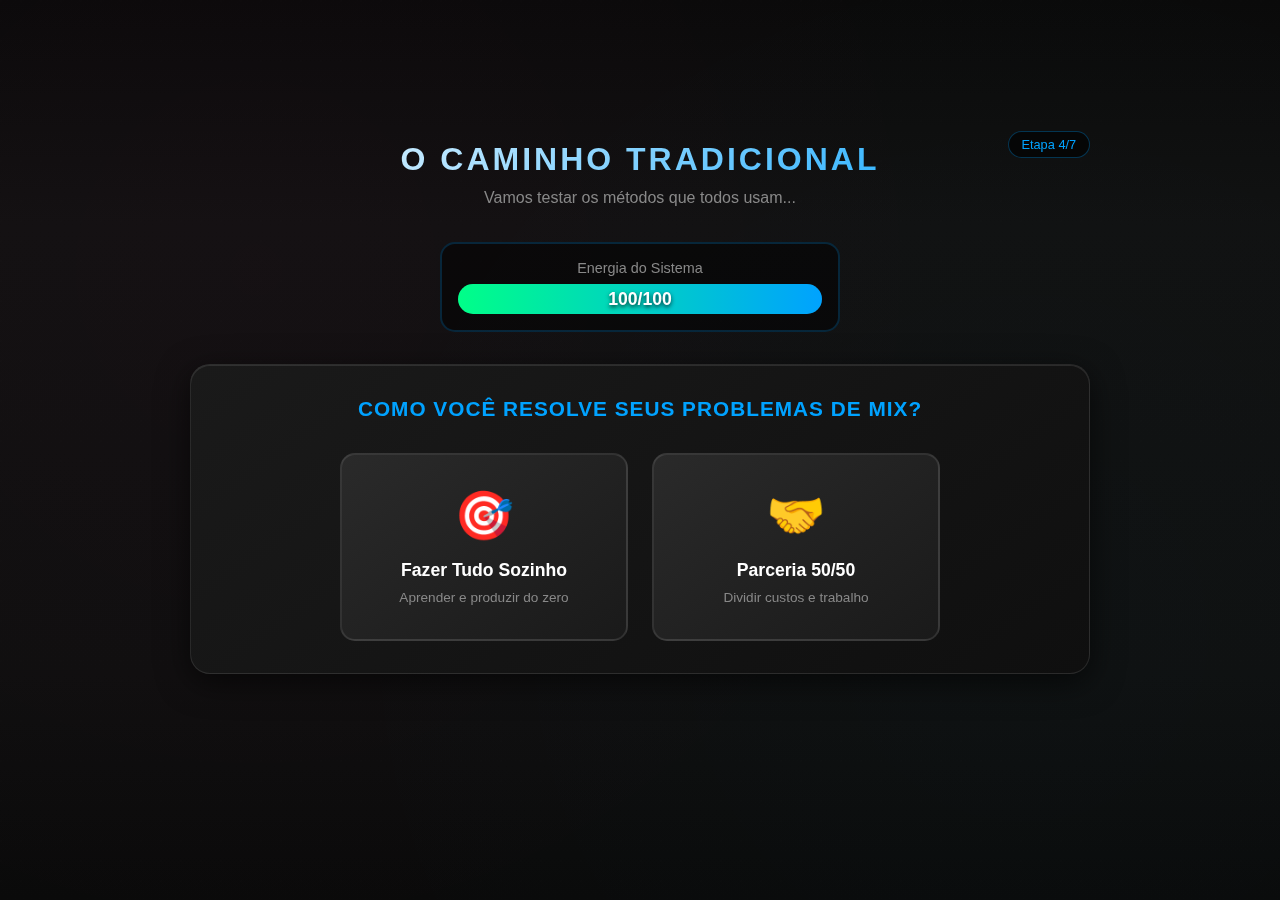
<file: docs/Banco de Dados - IA/Htmls/[FG] Etapa 4 - Mecanismo Antigo Comum (Alpha).html>
<!DOCTYPE html>
<html lang="pt-BR">
<head>
    <meta charset="UTF-8">
    <meta name="viewport" content="width=device-width, initial-scale=1.0">
    <title>Desafio 2 - Mecanismo Antigo Comum - Voxy Mix</title>
    <style>
        /* ===== RESET & BASE ===== */
        * { 
            margin: 0; 
            padding: 0; 
            box-sizing: border-box; 
            user-select: none; 
        }
        
        body {
            font-family: 'Segoe UI', Arial, sans-serif;
            background:
                radial-gradient(circle at 20% 30%, rgba(255, 0, 150, 0.02) 0%, transparent 60%),
                radial-gradient(circle at 80% 70%, rgba(0, 200, 255, 0.02) 0%, transparent 60%),
                linear-gradient(180deg, #0a0a0a 0%, #111111 25%, #0f0f0f 75%, #0a0a0a 100%);
            color: #e8e8e8; 
            min-height: 100vh; 
            overflow-x: hidden;
            display: flex; 
            align-items: center; 
            justify-content: center; 
            padding: 1rem;
        }
        
        body::before {
            content: ''; 
            position: fixed; 
            top: 0; 
            left: 0; 
            width: 100%; 
            height: 100%;
            background: radial-gradient(circle at 1px 1px, rgba(255,255,255,0.02) 1px, transparent 0);
            background-size: 20px 20px; 
            pointer-events: none; 
            opacity: 0.3; 
            z-index: -1;
        }
        
        /* ===== CONTAINER PRINCIPAL ===== */
        .main-container { 
            max-width: 900px; 
            width: 100%; 
            position: relative; 
            z-index: 1;
            animation: fadeInUp 0.8s ease-out;
        }
        
        /* ===== HEADER ===== */
        .header {
            text-align: center;
            margin-bottom: 2rem;
            position: relative;
        }
        
        .progress-indicator {
            position: absolute;
            top: -10px;
            right: 0;
            background: rgba(0, 0, 0, 0.6);
            padding: 0.3rem 0.8rem;
            border-radius: 15px;
            font-size: 0.8rem;
            color: #00a2ff;
            border: 1px solid rgba(0, 162, 255, 0.3);
        }
        
        .title {
            font-size: 2rem;
            font-weight: 700;
            background: linear-gradient(135deg, #ffffff, #00a2ff);
            -webkit-background-clip: text;
            -webkit-text-fill-color: transparent;
            background-clip: text;
            margin-bottom: 0.5rem;
            text-transform: uppercase;
            letter-spacing: 3px;
        }
        
        .subtitle {
            font-size: 1rem;
            color: #888;
            line-height: 1.5;
        }
        
        /* ===== SISTEMA DE PONTUAÇÃO ===== */
        .score-container {
            max-width: 400px;
            margin: 0 auto 2rem;
            background: rgba(0, 0, 0, 0.5);
            padding: 1rem;
            border-radius: 15px;
            border: 2px solid rgba(0, 162, 255, 0.2);
        }
        
        .score-label {
            font-size: 0.9rem;
            color: #888;
            margin-bottom: 0.5rem;
            text-align: center;
        }
        
        .score-bar {
            width: 100%;
            height: 30px;
            background: rgba(255, 255, 255, 0.1);
            border-radius: 15px;
            overflow: hidden;
            position: relative;
        }
        
        .score-fill {
            height: 100%;
            background: linear-gradient(90deg, #00ff88, #00a2ff);
            width: 100%;
            transition: width 0.8s cubic-bezier(0.4, 0, 0.2, 1);
            position: relative;
        }
        
        .score-fill.warning {
            background: linear-gradient(90deg, #ff4444, #ff8800);
        }
        
        .score-fill.danger {
            background: linear-gradient(90deg, #ff0000, #ff4444);
            animation: pulse 1s ease-in-out infinite;
        }
        
        .score-text {
            position: absolute;
            top: 50%;
            left: 50%;
            transform: translate(-50%, -50%);
            font-weight: bold;
            font-size: 1.1rem;
            color: #ffffff;
            text-shadow: 0 2px 4px rgba(0, 0, 0, 0.8);
        }
        
        /* ===== CONTAINER DE ESCOLHA ===== */
        .choice-container {
            background: linear-gradient(145deg, #1a1a1a, #0f0f0f);
            border: 1px solid rgba(100, 100, 100, 0.3);
            border-radius: 20px;
            padding: 2rem;
            margin-bottom: 2rem;
            box-shadow: 
                0 8px 32px rgba(0, 0, 0, 0.6),
                inset 0 1px 0 rgba(255, 255, 255, 0.1);
            position: relative;
            overflow: hidden;
        }
        
        /* ===== ANIMAÇÃO DE ERRO ===== */
        .choice-container.error-shake {
            animation: errorShake 0.5s ease-in-out;
            border-color: rgba(255, 0, 0, 0.5) !important;
        }
        
        @keyframes errorShake {
            0%, 100% { transform: translateX(0); }
            10%, 30%, 50%, 70%, 90% { transform: translateX(-10px); }
            20%, 40%, 60%, 80% { transform: translateX(10px); }
        }
        
        .choice-container.glitch::before {
            content: '';
            position: absolute;
            top: 0;
            left: 0;
            right: 0;
            bottom: 0;
            background: linear-gradient(
                180deg,
                transparent 0%,
                rgba(255, 0, 0, 0.1) 30%,
                rgba(255, 0, 0, 0.3) 50%,
                rgba(255, 0, 0, 0.1) 70%,
                transparent 100%
            );
            animation: glitchScan 0.8s ease-out;
            pointer-events: none;
        }
        
        @keyframes glitchScan {
            0% { transform: translateY(-100%); }
            100% { transform: translateY(100%); }
        }
        
        .choice-title {
            text-align: center;
            font-size: 1.3rem;
            font-weight: bold;
            color: #00a2ff;
            margin-bottom: 2rem;
            text-transform: uppercase;
            letter-spacing: 1px;
        }
        
        .choices-grid {
            display: grid;
            grid-template-columns: repeat(2, 1fr);
            gap: 1.5rem;
            max-width: 600px;
            margin: 0 auto;
        }
        
        .choice-button {
            background: linear-gradient(145deg, #2a2a2a, #1a1a1a);
            border: 2px solid rgba(255, 255, 255, 0.1);
            border-radius: 15px;
            padding: 2rem 1.5rem;
            cursor: pointer;
            transition: all 0.3s ease;
            position: relative;
            overflow: hidden;
            text-align: center;
        }
        
        .choice-button:hover {
            transform: translateY(-5px);
            border-color: rgba(0, 162, 255, 0.5);
            box-shadow: 0 10px 30px rgba(0, 162, 255, 0.3);
        }
        
        .choice-button.disabled {
            opacity: 0.5;
            cursor: not-allowed;
            transform: none !important;
        }
        
        .choice-icon {
            font-size: 3rem;
            margin-bottom: 1rem;
            display: block;
        }
        
        .choice-name {
            font-size: 1.1rem;
            font-weight: bold;
            color: #ffffff;
            margin-bottom: 0.5rem;
        }
        
        .choice-desc {
            font-size: 0.85rem;
            color: #888;
            line-height: 1.3;
        }
        
        /* ===== RESULTADO CONTAINER (Reutiliza choice-container) ===== */
        .result-content {
            animation: fadeIn 0.5s ease-out;
        }
        
        @keyframes fadeIn {
            from { opacity: 0; }
            to { opacity: 1; }
        }
        
        .result-header {
            display: flex;
            align-items: center;
            justify-content: center;
            margin-bottom: 1.5rem;
        }
        
        .result-icon {
            font-size: 2.5rem;
            margin-right: 1rem;
        }
        
        .result-title {
            font-size: 1.3rem;
            font-weight: bold;
            color: #ff4444;
        }
        
        .consequences-list {
            list-style: none;
            margin-bottom: 1.5rem;
            max-width: 600px;
            margin-left: auto;
            margin-right: auto;
        }
        
        .consequence-item {
            padding: 0.8rem 0;
            padding-left: 2rem;
            position: relative;
            font-size: 0.95rem;
            line-height: 1.4;
            color: #ccc;
            opacity: 0;
            animation: fadeInLeft 0.5s ease-out forwards;
        }
        
        .consequence-item:nth-child(1) { animation-delay: 0.2s; }
        .consequence-item:nth-child(2) { animation-delay: 0.4s; }
        .consequence-item:nth-child(3) { animation-delay: 0.6s; }
        
        .consequence-item::before {
            content: '❌';
            position: absolute;
            left: 0;
            top: 0.8rem;
        }
        
        .warning-message {
            background: rgba(255, 68, 68, 0.2);
            border: 1px solid rgba(255, 68, 68, 0.5);
            border-radius: 10px;
            padding: 1rem;
            text-align: center;
            font-weight: bold;
            color: #ff8888;
            animation: pulse 2s ease-in-out infinite;
            max-width: 400px;
            margin: 0 auto;
        }
        
        /* ===== CONTINUE BUTTON ===== */
        .continue-section {
            text-align: center;
            margin-top: 2rem;
            opacity: 0;
            transition: opacity 0.5s ease;
        }
        
        .continue-section.show {
            opacity: 1;
        }
        
        .continue-btn {
            padding: 1rem 3rem;
            background: linear-gradient(135deg, #ff4444, #ff0000);
            border: none;
            border-radius: 15px;
            font-size: 1.1rem;
            font-weight: bold;
            color: #ffffff;
            text-transform: uppercase;
            letter-spacing: 2px;
            cursor: pointer;
            transition: all 0.3s ease;
            box-shadow: 0 8px 25px rgba(255, 68, 68, 0.4);
        }
        
        .continue-btn:hover {
            transform: translateY(-2px);
            box-shadow: 0 12px 35px rgba(255, 68, 68, 0.6);
        }
        
        /* ===== ANIMAÇÕES ===== */
        @keyframes fadeInUp {
            from { opacity: 0; transform: translateY(30px); }
            to { opacity: 1; transform: translateY(0); }
        }
        
        @keyframes fadeInLeft {
            from { opacity: 0; transform: translateX(-20px); }
            to { opacity: 1; transform: translateX(0); }
        }
        
        @keyframes pulse {
            0%, 100% { opacity: 1; }
            50% { opacity: 0.8; }
        }
        
        /* ===== MOBILE ===== */
        @media (max-width: 768px) {
            .choices-grid {
                grid-template-columns: 1fr;
                gap: 1rem;
            }
            
            .choice-button {
                padding: 1.5rem 1rem;
            }
            
            .choice-icon {
                font-size: 2.5rem;
            }
            
            .title {
                font-size: 1.5rem;
            }
        }
    </style>
</head>
<body>
    <div class="main-container">
        <div class="header">
            <div class="progress-indicator">Etapa 4/7</div>
            <h1 class="title">O Caminho Tradicional</h1>
            <p class="subtitle">Vamos testar os métodos que todos usam...</p>
        </div>
        
        <!-- Sistema de Pontuação -->
        <div class="score-container">
            <div class="score-label">Energia do Sistema</div>
            <div class="score-bar">
                <div class="score-fill" id="scoreFill">
                    <div class="score-text" id="scoreText">100/100</div>
                </div>
            </div>
        </div>
        
        <!-- Container de Escolhas/Resultado -->
        <div class="choice-container" id="choiceContainer">
            <h2 class="choice-title">Como você resolve seus problemas de mix?</h2>
            
            <div class="choices-grid" id="choicesGrid">
                <!-- Choices serão inseridas dinamicamente -->
            </div>
        </div>
        
        <!-- Botão Continuar -->
        <div class="continue-section" id="continueSection">
            <button class="continue-btn" id="continueBtn">
                Tentar Última Alternativa
            </button>
        </div>
    </div>
    
    <script>
        // ===== DADOS DO USUÁRIO (vindos das etapas anteriores) =====
        const userData = JSON.parse(localStorage.getItem('voxyMixUserData') || '{}');
        const dnaMusical = userData.etapa2 || { fama: 50, dinheiro: 50, precisao: 50, velocidade: 50 };
        const segmento = userData.etapa3?.segmento || 'ambos';
        
        // ===== SISTEMA DE PONTUAÇÃO =====
        let currentScore = 100;
        let hasChosen = false;
        
        // ===== CONFIGURAÇÃO DE ESCOLHAS POR SEGMENTO =====
        const choiceConfigs = {
            produtor: [
                {
                    id: 'setup',
                    icon: '🎛️',
                    name: 'Investir em Setup Pro',
                    desc: 'Equipamentos e plugins top de linha'
                },
                {
                    id: 'curso',
                    icon: '📚',
                    name: 'Curso Avançado de Mix',
                    desc: 'Aprender técnicas dos grandes'
                }
            ],
            artista: [
                {
                    id: 'produtor_caro',
                    icon: '💰',
                    name: 'Produtor Premium',
                    desc: 'Contratar o melhor do mercado'
                },
                {
                    id: 'produtor_barato',
                    icon: '💸',
                    name: 'Produtor Econômico',
                    desc: 'Economizar na produção'
                }
            ],
            ambos: [
                {
                    id: 'tudo_sozinho',
                    icon: '🎯',
                    name: 'Fazer Tudo Sozinho',
                    desc: 'Aprender e produzir do zero'
                },
                {
                    id: 'parceria',
                    icon: '🤝',
                    name: 'Parceria 50/50',
                    desc: 'Dividir custos e trabalho'
                }
            ]
        };
        
        // ===== SISTEMA DE CONSEQUÊNCIAS PERSONALIZADAS =====
        function getConsequences(choiceId) {
            const consequences = {
                setup: generateSetupConsequences(),
                curso: generateCursoConsequences(),
                produtor_caro: generateProdutorCaroConsequences(),
                produtor_barato: generateProdutorBaratoConsequences(),
                tudo_sozinho: generateSozinhoConsequences(),
                parceria: generateParceriaConsequences()
            };
            
            return consequences[choiceId] || ['Falha crítica no sistema', 'Perdeu tempo e dinheiro'];
        }
        
        // ===== GERADORES DE CONSEQUÊNCIAS BASEADOS NA MATRIZ =====
        function generateSetupConsequences() {
            const cons = [];
            
            // Consequência técnica
            cons.push('Setup de R$20k mas o som continua amador');
            
            // Consequência baseada no DNA
            if (dnaMusical.velocidade > 60) {
                cons.push('Perdeu 3 meses configurando equipamentos = 15 projetos perdidos');
            } else if (dnaMusical.dinheiro > 60) {
                cons.push('Investimento não trouxe retorno = prejuízo de R$20k');
            } else if (dnaMusical.fama > 60) {
                cons.push('Equipamento top mas ninguém conhece seu trabalho = 0 reconhecimento');
            } else {
                cons.push('Plugins caros mas você não sabe usar = dinheiro jogado fora');
            }
            
            // Terceira consequência sempre impactante
            cons.push('Cliente: "Prefiro o produtor antigo que usa FL pirata"');
            
            return cons;
        }
        
        function generateCursoConsequences() {
            const cons = [];
            
            cons.push('6 meses de curso e ainda não sabe mixar direito');
            
            if (dnaMusical.velocidade > 60) {
                cons.push('Enquanto estudava, perdeu 30 clientes para a concorrência');
            } else if (dnaMusical.precisao > 60) {
                cons.push('Teoria perfeita mas na prática nada funciona = frustração total');
            } else {
                cons.push('Gastou R$3k em curso e continua travado = investimento perdido');
            }
            
            cons.push('Descobriu que o "guru" do curso usa presets prontos');
            
            return cons;
        }
        
        function generateProdutorCaroConsequences() {
            const cons = [];
            
            cons.push('Produtor cobrou R$5k e entregou mix genérica');
            
            if (dnaMusical.fama > 60) {
                cons.push('Gastou todo budget em produção = R$0 para marketing = música invisível');
            } else if (dnaMusical.dinheiro > 60) {
                cons.push('Custo alto matou o lucro = trabalhou de graça');
            } else {
                cons.push('Produtor famoso mas não entendeu seu estilo = som descaracterizado');
            }
            
            cons.push('Pior: ele usou preset comum e cobrou como se fosse exclusivo');
            
            return cons;
        }
        
        function generateProdutorBaratoConsequences() {
            const cons = [];
            
            cons.push('Mix ficou pior que a guia de celular');
            
            if (dnaMusical.fama > 60) {
                cons.push('Playlist rejeitou por qualidade = -50k potenciais ouvintes');
            } else if (dnaMusical.precisao > 60) {
                cons.push('Teve que refazer tudo = dobro do tempo e custo');
            } else {
                cons.push('Economizou R$500 mas perdeu R$5k em oportunidades');
            }
            
            cons.push('Produtor sumiu no meio do projeto com seus stems');
            
            return cons;
        }
        
        function generateSozinhoConsequences() {
            const cons = [];
            
            cons.push('1 ano tentando e o som ainda está amador');
            
            if (dnaMusical.velocidade > 60) {
                cons.push('Lançou 2 músicas enquanto concorrentes lançaram 20');
            } else if (dnaMusical.fama > 60) {
                cons.push('Qualidade ruim = algoritmo ignora = 200 views em 6 meses');
            } else {
                cons.push('Burnout total = parou de fazer música por 3 meses');
            }
            
            cons.push('Descobriu que precisa de 5 anos pra chegar onde queria');
            
            return cons;
        }
        
        function generateParceriaConsequences() {
            const cons = [];
            
            cons.push('Parceiro sumiu com metade do projeto');
            
            if (dnaMusical.dinheiro > 60) {
                cons.push('Dividiu lucro mas fez todo trabalho = prejuízo de 50%');
            } else if (dnaMusical.velocidade > 60) {
                cons.push('Parceiro atrasou tudo = perdeu timing de lançamento');
            } else {
                cons.push('Visões diferentes = projeto abandonado = tempo perdido');
            }
            
            cons.push('Briga judicial por direitos autorais em andamento');
            
            return cons;
        }
        
        // ===== INICIALIZAÇÃO =====
        function init() {
            renderChoices();
            updateScore(100);
        }
        
        // ===== RENDERIZAR ESCOLHAS =====
        function renderChoices() {
            const grid = document.getElementById('choicesGrid');
            const choices = choiceConfigs[segmento] || choiceConfigs.ambos;
            
            grid.innerHTML = '';
            
            choices.forEach(choice => {
                const button = document.createElement('div');
                button.className = 'choice-button';
                button.innerHTML = `
                    <span class="choice-icon">${choice.icon}</span>
                    <div class="choice-name">${choice.name}</div>
                    <div class="choice-desc">${choice.desc}</div>
                `;
                
                button.addEventListener('click', () => handleChoice(choice.id));
                grid.appendChild(button);
            });
        }
        
        // ===== LIDAR COM ESCOLHA =====
        function handleChoice(choiceId) {
            if (hasChosen) return;
            hasChosen = true;
            
            // Desabilitar botões
            document.querySelectorAll('.choice-button').forEach(btn => {
                btn.classList.add('disabled');
            });
            
            // Container principal
            const container = document.getElementById('choiceContainer');
            
            // Adicionar animação de erro
            container.classList.add('error-shake', 'glitch');
            
            // Tocar som frustrante
            playFrustrationSound();
            
            // Diminuir pontuação
            updateScore(currentScore - 50);
            
            // Obter consequências personalizadas
            const consequences = getConsequences(choiceId);
            
            // Substituir conteúdo após animação
            setTimeout(() => {
                container.classList.remove('error-shake', 'glitch');
                showResult(consequences);
            }, 800);
        }
        
        // ===== MOSTRAR RESULTADO =====
        function showResult(consequences) {
            const container = document.getElementById('choiceContainer');
            
            // Criar HTML do resultado
            const resultHTML = `
                <div class="result-content">
                    <div class="result-header">
                        <span class="result-icon">⚠️</span>
                        <h3 class="result-title">Método Falhou!</h3>
                    </div>
                    
                    <ul class="consequences-list" id="consequencesList">
                        ${consequences.map((cons, index) => `
                            <li class="consequence-item" style="animation-delay: ${index * 0.2}s">
                                ${cons}
                            </li>
                        `).join('')}
                    </ul>
                    
                    <div class="warning-message">
                        VOCÊ SÓ TEM MAIS UMA CHANCE!
                    </div>
                </div>
            `;
            
            // Substituir conteúdo
            container.innerHTML = resultHTML;
            
            // Mudar estilo do container para indicar erro
            container.style.background = 'linear-gradient(145deg, #1f1414, #141010)';
            container.style.borderColor = 'rgba(255, 68, 68, 0.3)';
            
            // Mostrar botão continuar após animações
            setTimeout(() => {
                document.getElementById('continueSection').classList.add('show');
            }, 2000);
        }
        
        // ===== ATUALIZAR PONTUAÇÃO =====
        function updateScore(newScore) {
            currentScore = newScore;
            const fill = document.getElementById('scoreFill');
            const text = document.getElementById('scoreText');
            
            text.textContent = `${currentScore}/100`;
            fill.style.width = `${currentScore}%`;
            
            // Mudar cor baseado no valor
            if (currentScore <= 30) {
                fill.classList.add('danger');
                fill.classList.remove('warning');
            } else if (currentScore <= 60) {
                fill.classList.add('warning');
                fill.classList.remove('danger');
            } else {
                fill.classList.remove('warning', 'danger');
            }
        }
        
        // ===== SOM FRUSTRANTE =====
        function playFrustrationSound() {
            const audioContext = new (window.AudioContext || window.webkitAudioContext)();
            
            // Som 1: Dissonância
            const osc1 = audioContext.createOscillator();
            const osc2 = audioContext.createOscillator();
            const gainNode = audioContext.createGain();
            
            osc1.connect(gainNode);
            osc2.connect(gainNode);
            gainNode.connect(audioContext.destination);
            
            // Frequências dissonantes
            osc1.frequency.setValueAtTime(220, audioContext.currentTime);
            osc2.frequency.setValueAtTime(233, audioContext.currentTime); // Dissonância
            
            // Queda de frequência
            osc1.frequency.exponentialRampToValueAtTime(110, audioContext.currentTime + 0.3);
            osc2.frequency.exponentialRampToValueAtTime(100, audioContext.currentTime + 0.3);
            
            gainNode.gain.setValueAtTime(0.3, audioContext.currentTime);
            gainNode.gain.exponentialRampToValueAtTime(0.01, audioContext.currentTime + 0.4);
            
            osc1.start(audioContext.currentTime);
            osc2.start(audioContext.currentTime);
            osc1.stop(audioContext.currentTime + 0.4);
            osc2.stop(audioContext.currentTime + 0.4);
            
            // Som 2: Click de erro
            setTimeout(() => {
                const click = audioContext.createOscillator();
                const clickGain = audioContext.createGain();
                
                click.connect(clickGain);
                clickGain.connect(audioContext.destination);
                
                click.frequency.setValueAtTime(80, audioContext.currentTime);
                clickGain.gain.setValueAtTime(0.2, audioContext.currentTime);
                clickGain.gain.exponentialRampToValueAtTime(0.01, audioContext.currentTime + 0.05);
                
                click.start(audioContext.currentTime);
                click.stop(audioContext.currentTime + 0.05);
            }, 100);
        }
        
        // ===== CONTINUAR =====
        document.getElementById('continueBtn').addEventListener('click', () => {
            // Salvar estado
            const currentData = {
                ...userData,
                etapa4: {
                    completed: true,
                    score: currentScore,
                    timestamp: Date.now()
                }
            };
            
            localStorage.setItem('voxyMixUserData', JSON.stringify(currentData));
            
            // Simular redirecionamento
            alert('Avançando para o Desafio 3 - Presets Comuns...');
        });
        
        // ===== INICIALIZAR =====
        init();
    </script>
</body>
</html>
</file>
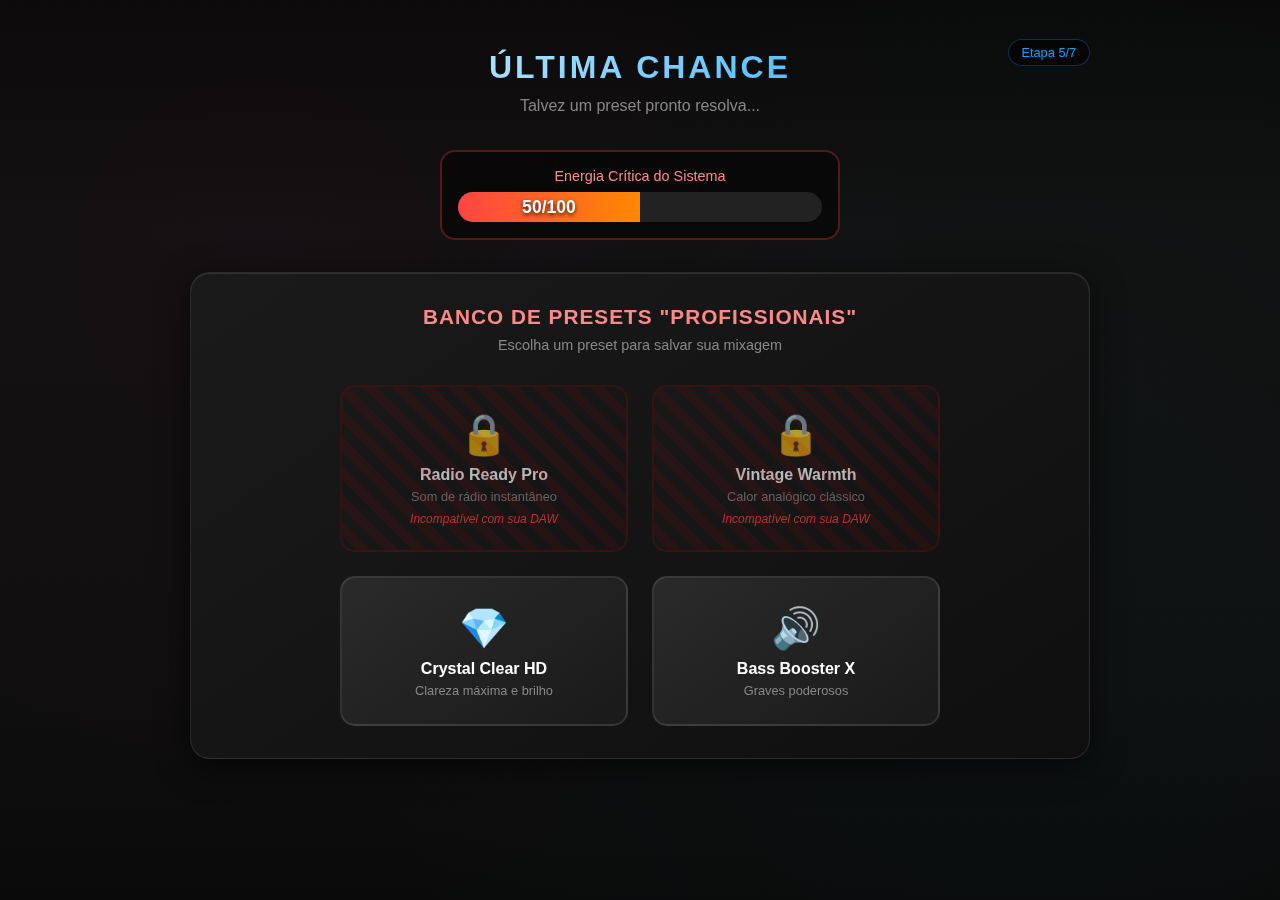
<file: docs/Banco de Dados - IA/Htmls/[FG] Etapa 5 - Presets Comuns (Alpha).html>
<!DOCTYPE html>
<html lang="pt-BR">
<head>
    <meta charset="UTF-8">
    <meta name="viewport" content="width=device-width, initial-scale=1.0">
    <title>Desafio 3 - Presets Comuns - Voxy Mix</title>
    <style>
        /* ===== RESET & BASE ===== */
        * { 
            margin: 0; 
            padding: 0; 
            box-sizing: border-box; 
            user-select: none; 
        }
        
        body {
            font-family: 'Segoe UI', Arial, sans-serif;
            background:
                radial-gradient(circle at 20% 30%, rgba(255, 0, 150, 0.02) 0%, transparent 60%),
                radial-gradient(circle at 80% 70%, rgba(0, 200, 255, 0.02) 0%, transparent 60%),
                linear-gradient(180deg, #0a0a0a 0%, #111111 25%, #0f0f0f 75%, #0a0a0a 100%);
            color: #e8e8e8; 
            min-height: 100vh; 
            overflow-x: hidden;
            display: flex; 
            align-items: center; 
            justify-content: center; 
            padding: 1rem;
        }
        
        body::before {
            content: ''; 
            position: fixed; 
            top: 0; 
            left: 0; 
            width: 100%; 
            height: 100%;
            background: radial-gradient(circle at 1px 1px, rgba(255,255,255,0.02) 1px, transparent 0);
            background-size: 20px 20px; 
            pointer-events: none; 
            opacity: 0.3; 
            z-index: -1;
        }
        
        /* ===== CONTAINER PRINCIPAL ===== */
        .main-container { 
            max-width: 900px; 
            width: 100%; 
            position: relative; 
            z-index: 1;
            animation: fadeInUp 0.8s ease-out;
        }
        
        /* ===== HEADER ===== */
        .header {
            text-align: center;
            margin-bottom: 2rem;
            position: relative;
        }
        
        .progress-indicator {
            position: absolute;
            top: -10px;
            right: 0;
            background: rgba(0, 0, 0, 0.6);
            padding: 0.3rem 0.8rem;
            border-radius: 15px;
            font-size: 0.8rem;
            color: #00a2ff;
            border: 1px solid rgba(0, 162, 255, 0.3);
        }
        
        .title {
            font-size: 2rem;
            font-weight: 700;
            background: linear-gradient(135deg, #ffffff, #00a2ff);
            -webkit-background-clip: text;
            -webkit-text-fill-color: transparent;
            background-clip: text;
            margin-bottom: 0.5rem;
            text-transform: uppercase;
            letter-spacing: 3px;
        }
        
        .subtitle {
            font-size: 1rem;
            color: #888;
            line-height: 1.5;
        }
        
        /* ===== SISTEMA DE PONTUAÇÃO ===== */
        .score-container {
            max-width: 400px;
            margin: 0 auto 2rem;
            background: rgba(0, 0, 0, 0.5);
            padding: 1rem;
            border-radius: 15px;
            border: 2px solid rgba(255, 68, 68, 0.3);
        }
        
        .score-label {
            font-size: 0.9rem;
            color: #ff8888;
            margin-bottom: 0.5rem;
            text-align: center;
        }
        
        .score-bar {
            width: 100%;
            height: 30px;
            background: rgba(255, 255, 255, 0.1);
            border-radius: 15px;
            overflow: hidden;
            position: relative;
        }
        
        .score-fill {
            height: 100%;
            background: linear-gradient(90deg, #ff4444, #ff8800);
            width: 50%;
            transition: width 0.8s cubic-bezier(0.4, 0, 0.2, 1);
            position: relative;
        }
        
        .score-fill.danger {
            background: linear-gradient(90deg, #ff0000, #ff4444);
            animation: pulse 1s ease-in-out infinite;
        }
        
        .score-text {
            position: absolute;
            top: 50%;
            left: 50%;
            transform: translate(-50%, -50%);
            font-weight: bold;
            font-size: 1.1rem;
            color: #ffffff;
            text-shadow: 0 2px 4px rgba(0, 0, 0, 0.8);
        }
        
        /* ===== PRESET RACK CONTAINER ===== */
        .preset-container {
            background: linear-gradient(145deg, #1a1a1a, #0f0f0f);
            border: 1px solid rgba(100, 100, 100, 0.3);
            border-radius: 20px;
            padding: 2rem;
            margin-bottom: 2rem;
            box-shadow: 
                0 8px 32px rgba(0, 0, 0, 0.6),
                inset 0 1px 0 rgba(255, 255, 255, 0.1);
            position: relative;
            overflow: hidden;
        }
        
        .preset-container.error-flash {
            animation: errorFlash 0.3s ease-out;
        }
        
        @keyframes errorFlash {
            0% { background: linear-gradient(145deg, #1a1a1a, #0f0f0f); }
            50% { background: linear-gradient(145deg, #3a1a1a, #2f0f0f); }
            100% { background: linear-gradient(145deg, #1a1a1a, #0f0f0f); }
        }
        
        .preset-header {
            text-align: center;
            margin-bottom: 2rem;
        }
        
        .preset-title {
            font-size: 1.3rem;
            font-weight: bold;
            color: #ff8888;
            margin-bottom: 0.5rem;
            text-transform: uppercase;
            letter-spacing: 1px;
        }
        
        .preset-subtitle {
            font-size: 0.9rem;
            color: #888;
        }
        
        /* ===== PRESET GRID ===== */
        .preset-grid {
            display: grid;
            grid-template-columns: repeat(2, 1fr);
            gap: 1.5rem;
            max-width: 600px;
            margin: 0 auto;
        }
        
        .preset-slot {
            background: linear-gradient(145deg, #2a2a2a, #1a1a1a);
            border: 2px solid rgba(255, 255, 255, 0.1);
            border-radius: 15px;
            padding: 1.5rem;
            cursor: pointer;
            transition: all 0.3s ease;
            position: relative;
            overflow: hidden;
            text-align: center;
            min-height: 150px;
            display: flex;
            flex-direction: column;
            justify-content: center;
        }
        
        .preset-slot:hover:not(.locked) {
            transform: translateY(-3px);
            border-color: rgba(255, 136, 136, 0.5);
            box-shadow: 0 8px 25px rgba(255, 68, 68, 0.3);
        }
        
        .preset-slot.locked {
            background: linear-gradient(145deg, #1a1a1a, #141414);
            border-color: rgba(255, 0, 0, 0.2);
            cursor: not-allowed;
            opacity: 0.7;
        }
        
        .preset-slot.locked::before {
            content: '';
            position: absolute;
            top: 0;
            left: 0;
            right: 0;
            bottom: 0;
            background: repeating-linear-gradient(
                45deg,
                transparent,
                transparent 10px,
                rgba(255, 0, 0, 0.1) 10px,
                rgba(255, 0, 0, 0.1) 20px
            );
        }
        
        .preset-icon {
            font-size: 2.5rem;
            margin-bottom: 0.5rem;
        }
        
        .preset-name {
            font-size: 1rem;
            font-weight: bold;
            color: #ffffff;
            margin-bottom: 0.3rem;
        }
        
        .preset-desc {
            font-size: 0.8rem;
            color: #888;
            line-height: 1.2;
        }
        
        .locked-message {
            font-size: 0.75rem;
            color: #ff4444;
            margin-top: 0.5rem;
            font-style: italic;
        }
        
        /* ===== WAVEFORM DISPLAY ===== */
        .waveform-display {
            margin: 2rem auto;
            max-width: 600px;
            height: 100px;
            background: rgba(0, 0, 0, 0.5);
            border-radius: 10px;
            border: 1px solid rgba(255, 255, 255, 0.1);
            position: relative;
            overflow: hidden;
            display: none;
        }
        
        .waveform-display.show {
            display: block;
        }
        
        .waveform {
            position: absolute;
            bottom: 0;
            width: 100%;
            height: 100%;
            display: flex;
            align-items: center;
            justify-content: center;
            gap: 2px;
        }
        
        .waveform-bar {
            width: 3px;
            background: #00ff88;
            transition: all 0.3s ease;
        }
        
        .waveform.error .waveform-bar {
            background: #ff4444;
            animation: waveformError 0.5s ease-out;
        }
        
        @keyframes waveformError {
            0%, 100% { transform: scaleY(1); }
            50% { transform: scaleY(0.3); }
        }
        
        /* ===== RESULTADO NO MESMO CONTAINER ===== */
        .result-content {
            animation: fadeIn 0.5s ease-out;
        }
        
        @keyframes fadeIn {
            from { opacity: 0; }
            to { opacity: 1; }
        }
        
        .result-header {
            display: flex;
            align-items: center;
            justify-content: center;
            margin-bottom: 1.5rem;
        }
        
        .result-icon {
            font-size: 2.5rem;
            margin-right: 1rem;
            animation: shake 0.5s ease-in-out;
        }
        
        @keyframes shake {
            0%, 100% { transform: translateX(0); }
            25% { transform: translateX(-10px); }
            75% { transform: translateX(10px); }
        }
        
        .result-title {
            font-size: 1.3rem;
            font-weight: bold;
            color: #ff4444;
        }
        
        .failure-list {
            list-style: none;
            margin-bottom: 1.5rem;
            max-width: 600px;
            margin-left: auto;
            margin-right: auto;
        }
        
        .failure-item {
            padding: 0.8rem 0;
            padding-left: 2rem;
            position: relative;
            font-size: 0.95rem;
            line-height: 1.4;
            color: #ccc;
            opacity: 0;
            animation: fadeInLeft 0.5s ease-out forwards;
        }
        
        .failure-item:nth-child(1) { animation-delay: 0.2s; }
        .failure-item:nth-child(2) { animation-delay: 0.4s; }
        
        .failure-item::before {
            content: '🚫';
            position: absolute;
            left: 0;
            top: 0.8rem;
        }
        
        .critical-warning {
            background: rgba(255, 0, 0, 0.2);
            border: 2px solid rgba(255, 0, 0, 0.5);
            border-radius: 10px;
            padding: 1rem;
            text-align: center;
            font-weight: bold;
            color: #ff0000;
            font-size: 1.1rem;
            animation: criticalPulse 1.5s ease-in-out infinite;
            max-width: 500px;
            margin: 0 auto;
        }
        
        @keyframes criticalPulse {
            0%, 100% { opacity: 1; transform: scale(1); }
            50% { opacity: 0.8; transform: scale(1.02); }
        }
        
        /* ===== CONTINUE BUTTON ===== */
        .continue-section {
            text-align: center;
            margin-top: 2rem;
            opacity: 0;
            transition: opacity 0.5s ease;
        }
        
        .continue-section.show {
            opacity: 1;
        }
        
        .continue-btn {
            padding: 1.2rem 3rem;
            background: linear-gradient(135deg, #00ff88, #00a2ff);
            border: none;
            border-radius: 15px;
            font-size: 1.1rem;
            font-weight: bold;
            color: #000000;
            text-transform: uppercase;
            letter-spacing: 2px;
            cursor: pointer;
            transition: all 0.3s ease;
            box-shadow: 0 8px 25px rgba(0, 255, 136, 0.4);
        }
        
        .continue-btn:hover {
            transform: translateY(-2px);
            box-shadow: 0 12px 35px rgba(0, 255, 136, 0.6);
        }
        
        /* ===== ANIMAÇÕES ===== */
        @keyframes fadeInUp {
            from { opacity: 0; transform: translateY(30px); }
            to { opacity: 1; transform: translateY(0); }
        }
        
        @keyframes fadeInLeft {
            from { opacity: 0; transform: translateX(-20px); }
            to { opacity: 1; transform: translateX(0); }
        }
        
        @keyframes pulse {
            0%, 100% { opacity: 1; }
            50% { opacity: 0.8; }
        }
        
        /* ===== MOBILE ===== */
        @media (max-width: 768px) {
            .preset-grid {
                grid-template-columns: 1fr;
                gap: 1rem;
            }
            
            .preset-slot {
                min-height: 120px;
                padding: 1rem;
            }
            
            .preset-icon {
                font-size: 2rem;
            }
            
            .title {
                font-size: 1.5rem;
            }
        }
    </style>
</head>
<body>
    <div class="main-container">
        <div class="header">
            <div class="progress-indicator">Etapa 5/7</div>
            <h1 class="title">Última Chance</h1>
            <p class="subtitle">Talvez um preset pronto resolva...</p>
        </div>
        
        <!-- Sistema de Pontuação -->
        <div class="score-container">
            <div class="score-label">Energia Crítica do Sistema</div>
            <div class="score-bar">
                <div class="score-fill" id="scoreFill">
                    <div class="score-text" id="scoreText">50/100</div>
                </div>
            </div>
        </div>
        
        <!-- Container de Presets -->
        <div class="preset-container" id="presetContainer">
            <div class="preset-header">
                <h2 class="preset-title">Banco de Presets "Profissionais"</h2>
                <p class="preset-subtitle">Escolha um preset para salvar sua mixagem</p>
            </div>
            
            <div class="preset-grid" id="presetGrid">
                <!-- Presets serão inseridos dinamicamente -->
            </div>
            
            <!-- Waveform Display -->
            <div class="waveform-display" id="waveformDisplay">
                <div class="waveform" id="waveform">
                    <!-- Barras serão inseridas dinamicamente -->
                </div>
            </div>
        </div>
        
        <!-- Botão Continuar -->
        <div class="continue-section" id="continueSection">
            <button class="continue-btn" id="continueBtn">
                Descobrir Nova Tecnologia
            </button>
        </div>
    </div>
    
    <script>
        // ===== DADOS DO USUÁRIO =====
        const userData = JSON.parse(localStorage.getItem('voxyMixUserData') || '{}');
        const dnaMusical = userData.etapa2 || { fama: 50, dinheiro: 50, precisao: 50, velocidade: 50 };
        const segmento = userData.etapa3?.segmento || 'ambos';
        const previousScore = userData.etapa4?.score || 50;
        
        // ===== SISTEMA DE PONTUAÇÃO =====
        let currentScore = previousScore;
        let hasChosen = false;
        let attempts = 0;
        
        // ===== CONFIGURAÇÃO DE PRESETS =====
        const presetConfigs = [
            {
                id: 'radio_ready',
                icon: '📻',
                name: 'Radio Ready Pro',
                desc: 'Som de rádio instantâneo',
                locked: false
            },
            {
                id: 'vintage_warm',
                icon: '🎙️',
                name: 'Vintage Warmth',
                desc: 'Calor analógico clássico',
                locked: false
            },
            {
                id: 'crystal_clear',
                icon: '💎',
                name: 'Crystal Clear HD',
                desc: 'Clareza máxima e brilho',
                locked: false
            },
            {
                id: 'bass_boost',
                icon: '🔊',
                name: 'Bass Booster X',
                desc: 'Graves poderosos',
                locked: false
            }
        ];
        
        // ===== GERAR BLOQUEIOS ALEATÓRIOS =====
        function generateRandomLocks() {
            const indices = [0, 1, 2, 3];
            const shuffled = indices.sort(() => Math.random() - 0.5);
            const lockedIndices = shuffled.slice(0, 2);
            
            lockedIndices.forEach(index => {
                presetConfigs[index].locked = true;
            });
        }
        
        // ===== CONSEQUÊNCIAS PERSONALIZADAS =====
        function getPresetFailure(presetId) {
            const failures = {
                radio_ready: generateRadioReadyFailure(),
                vintage_warm: generateVintageWarmFailure(),
                crystal_clear: generateCrystalClearFailure(),
                bass_boost: generateBassBoostFailure()
            };
            
            return failures[presetId] || ['Preset incompatível', 'Resultado desastroso'];
        }
        
        function generateRadioReadyFailure() {
            const technical = 'Mix ficou comprimida demais, perdeu toda dinâmica';
            
            let consequence;
            if (dnaMusical.fama > 60) {
                consequence = 'Som plastificado = Playlist rejeitou instantaneamente';
            } else if (dnaMusical.dinheiro > 60) {
                consequence = 'Cliente: "Parece que gravei no celular" = Não pagou';
            } else if (dnaMusical.precisao > 60) {
                consequence = 'Preset genérico destruiu sua identidade sonora';
            } else {
                consequence = 'Mais 3 horas tentando consertar = Projeto atrasado';
            }
            
            return [technical, consequence];
        }
        
        function generateVintageWarmFailure() {
            const technical = 'Adicionou ruído e distorção desnecessária';
            
            let consequence;
            if (dnaMusical.velocidade > 60) {
                consequence = 'Tentou arrumar rápido = Piorou tudo = Começar do zero';
            } else if (dnaMusical.fama > 60) {
                consequence = 'Som "velho" quando queriam moderno = Perdeu o feat';
            } else {
                consequence = 'Preset não se adaptou ao seu estilo = Tempo perdido';
            }
            
            return [technical, consequence];
        }
        
        function generateCrystalClearFailure() {
            const technical = 'Frequências agudas estouraram, voz ficou estridente';
            
            let consequence;
            if (segmento === 'artista' || segmento === 'ambos') {
                consequence = 'Comentários: "Meus ouvidos sangram" = Música virou meme';
            } else {
                consequence = 'Produtor experiente usando preset básico = Credibilidade zero';
            }
            
            return [technical, consequence];
        }
        
        function generateBassBoostFailure() {
            const technical = 'Graves embolaram tudo, mix virou lama';
            
            let consequence;
            if (dnaMusical.precisao > 60) {
                consequence = 'Meses de trabalho destruídos em 1 clique';
            } else if (dnaMusical.dinheiro > 60) {
                consequence = 'Perdeu 5 clientes que estavam na fila = -R$10k';
            } else {
                consequence = 'Teve que pagar outro produtor pra salvar = Prejuízo duplo';
            }
            
            return [technical, consequence];
        }
        
        // ===== INICIALIZAÇÃO =====
        function init() {
            generateRandomLocks();
            renderPresets();
            updateScore(currentScore);
            createWaveform();
        }
        
        // ===== RENDERIZAR PRESETS =====
        function renderPresets() {
            const grid = document.getElementById('presetGrid');
            grid.innerHTML = '';
            
            presetConfigs.forEach((preset, index) => {
                const slot = document.createElement('div');
                slot.className = `preset-slot ${preset.locked ? 'locked' : ''}`;
                
                if (preset.locked) {
                    slot.innerHTML = `
                        <span class="preset-icon">🔒</span>
                        <div class="preset-name">${preset.name}</div>
                        <div class="preset-desc">${preset.desc}</div>
                        <div class="locked-message">Incompatível com sua DAW</div>
                    `;
                } else {
                    slot.innerHTML = `
                        <span class="preset-icon">${preset.icon}</span>
                        <div class="preset-name">${preset.name}</div>
                        <div class="preset-desc">${preset.desc}</div>
                    `;
                    
                    slot.addEventListener('click', () => handlePresetClick(preset.id));
                }
                
                grid.appendChild(slot);
            });
        }
        
        // ===== CRIAR WAVEFORM =====
        function createWaveform() {
            const waveform = document.getElementById('waveform');
            waveform.innerHTML = '';
            
            for (let i = 0; i < 50; i++) {
                const bar = document.createElement('div');
                bar.className = 'waveform-bar';
                bar.style.height = `${Math.random() * 60 + 20}%`;
                waveform.appendChild(bar);
            }
        }
        
        // ===== LIDAR COM CLIQUE NO PRESET =====
        function handlePresetClick(presetId) {
            if (hasChosen) return;
            hasChosen = true;
            attempts++;
            
            // Desabilitar todos os slots
            document.querySelectorAll('.preset-slot').forEach(slot => {
                slot.style.pointerEvents = 'none';
                slot.style.opacity = '0.5';
            });
            
            // Mostrar waveform
            const waveformDisplay = document.getElementById('waveformDisplay');
            waveformDisplay.classList.add('show');
            
            // Simular processamento
            setTimeout(() => {
                // Adicionar erro ao waveform
                document.getElementById('waveform').classList.add('error');
                
                // Container flash de erro
                document.getElementById('presetContainer').classList.add('error-flash');
                
                // Som de falha
                playFailureSound();
                
                // Diminuir pontuação
                updateScore(Math.max(0, currentScore - 25));
                
                // Obter falhas personalizadas
                const failures = getPresetFailure(presetId);
                
                // Mostrar resultado
                setTimeout(() => {
                    showFailureResult(failures);
                }, 500);
            }, 1500);
        }
        
        // ===== MOSTRAR RESULTADO DE FALHA =====
        function showFailureResult(failures) {
            const container = document.getElementById('presetContainer');
            
            const resultHTML = `
                <div class="result-content">
                    <div class="result-header">
                        <span class="result-icon">💀</span>
                        <h3 class="result-title">Preset Comum = Desastre Total!</h3>
                    </div>
                    
                    <ul class="failure-list">
                        <li class="failure-item" style="animation-delay: 0.2s">
                            ${failures[0]}
                        </li>
                        <li class="failure-item" style="animation-delay: 0.4s">
                            ${failures[1]}
                        </li>
                    </ul>
                    
                    <div class="critical-warning">
                        SISTEMA EM COLAPSO!<br>
                        MÉTODO TRADICIONAL FALHOU COMPLETAMENTE
                    </div>
                </div>
            `;
            
            container.innerHTML = resultHTML;
            container.style.background = 'linear-gradient(145deg, #2a1414, #1a0a0a)';
            container.style.borderColor = 'rgba(255, 0, 0, 0.5)';
            
            // Mostrar botão continuar
            setTimeout(() => {
                document.getElementById('continueSection').classList.add('show');
            }, 2000);
        }
        
        // ===== ATUALIZAR PONTUAÇÃO =====
        function updateScore(newScore) {
            currentScore = newScore;
            const fill = document.getElementById('scoreFill');
            const text = document.getElementById('scoreText');
            
            text.textContent = `${currentScore}/100`;
            fill.style.width = `${currentScore}%`;
            
            if (currentScore === 0) {
                fill.classList.add('danger');
            }
        }
        
        // ===== SOM DE FALHA =====
        function playFailureSound() {
            const audioContext = new (window.AudioContext || window.webkitAudioContext)();
            
            // Som 1: Explosão distorcida
            const osc1 = audioContext.createOscillator();
            const osc2 = audioContext.createOscillator();
            const distortion = audioContext.createWaveShaper();
            const gainNode = audioContext.createGain();
            
            // Criar curva de distorção
            const curve = new Float32Array(256);
            for (let i = 0; i < 128; i++) {
                curve[i] = -1;
                curve[i + 128] = 1;
            }
            distortion.curve = curve;
            
            osc1.connect(distortion);
            osc2.connect(distortion);
            distortion.connect(gainNode);
            gainNode.connect(audioContext.destination);
            
            osc1.frequency.setValueAtTime(100, audioContext.currentTime);
            osc2.frequency.setValueAtTime(50, audioContext.currentTime);
            
            osc1.frequency.exponentialRampToValueAtTime(30, audioContext.currentTime + 0.5);
            osc2.frequency.exponentialRampToValueAtTime(20, audioContext.currentTime + 0.5);
            
            gainNode.gain.setValueAtTime(0.4, audioContext.currentTime);
            gainNode.gain.exponentialRampToValueAtTime(0.01, audioContext.currentTime + 0.5);
            
            osc1.start(audioContext.currentTime);
            osc2.start(audioContext.currentTime);
            osc1.stop(audioContext.currentTime + 0.5);
            osc2.stop(audioContext.currentTime + 0.5);
            
            // Som 2: Glitch
            for (let i = 0; i < 5; i++) {
                setTimeout(() => {
                    const glitch = audioContext.createOscillator();
                    const glitchGain = audioContext.createGain();
                    
                    glitch.connect(glitchGain);
                    glitchGain.connect(audioContext.destination);
                    
                    glitch.frequency.setValueAtTime(Math.random() * 1000 + 200, audioContext.currentTime);
                    glitchGain.gain.setValueAtTime(0.1, audioContext.currentTime);
                    glitchGain.gain.exponentialRampToValueAtTime(0.01, audioContext.currentTime + 0.05);
                    
                    glitch.start(audioContext.currentTime);
                    glitch.stop(audioContext.currentTime + 0.05);
                }, i * 100);
            }
        }
        
        // ===== CONTINUAR =====
        document.getElementById('continueBtn').addEventListener('click', () => {
            // Salvar estado
            const currentData = {
                ...userData,
                etapa5: {
                    completed: true,
                    score: currentScore,
                    attempts: attempts,
                    timestamp: Date.now()
                }
            };
            
            localStorage.setItem('voxyMixUserData', JSON.stringify(currentData));
            
            // Simular redirecionamento
            alert('Preparando revelação da nova tecnologia...');
        });
        
        // ===== INICIALIZAR =====
        init();
    </script>
</body>
</html>
</file>
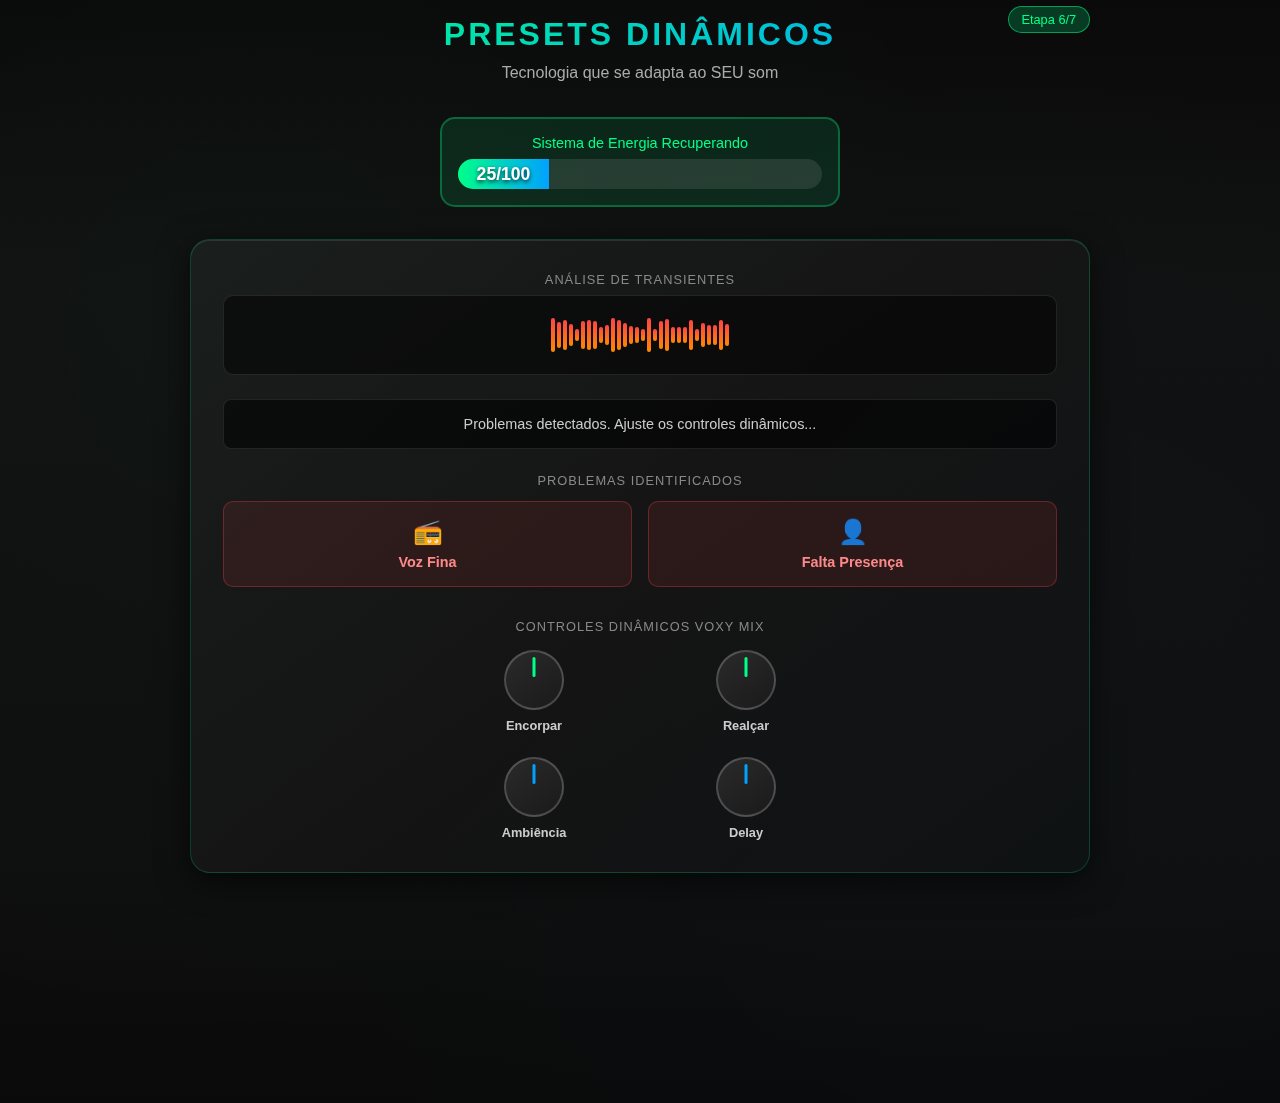
<file: docs/Banco de Dados - IA/Htmls/[FG] Etapa 6 - Presets Dinâmicos (Beta 1).html>
<!DOCTYPE html>
<html lang="pt-BR">
<head>
    <meta charset="UTF-8">
    <meta name="viewport" content="width=device-width, initial-scale=1.0">
    <title>Desafio 4 - Presets Dinâmicos - Voxy Mix</title>
    <style>
        /* ===== RESET & BASE ===== */
        * { 
            margin: 0; 
            padding: 0; 
            box-sizing: border-box; 
            user-select: none; 
        }
        
        body {
            font-family: 'Segoe UI', Arial, sans-serif;
            background:
                radial-gradient(circle at 20% 30%, rgba(0, 255, 136, 0.02) 0%, transparent 60%),
                radial-gradient(circle at 80% 70%, rgba(0, 162, 255, 0.02) 0%, transparent 60%),
                linear-gradient(180deg, #0a0a0a 0%, #111111 25%, #0f0f0f 75%, #0a0a0a 100%);
            color: #e8e8e8; 
            min-height: 100vh; 
            overflow-x: hidden;
            display: flex; 
            align-items: center; 
            justify-content: center; 
            padding: 1rem;
        }
        
        body::before {
            content: ''; 
            position: fixed; 
            top: 0; 
            left: 0; 
            width: 100%; 
            height: 100%;
            background: radial-gradient(circle at 1px 1px, rgba(255,255,255,0.02) 1px, transparent 0);
            background-size: 20px 20px; 
            pointer-events: none; 
            opacity: 0.3; 
            z-index: -1;
        }
        
        /* ===== CONTAINER PRINCIPAL ===== */
        .main-container { 
            max-width: 900px; 
            width: 100%; 
            position: relative; 
            z-index: 1;
            animation: fadeInUp 0.8s ease-out;
        }
        
        /* ===== HEADER ===== */
        .header {
            text-align: center;
            margin-bottom: 2rem;
            position: relative;
        }
        
        .progress-indicator {
            position: absolute;
            top: -10px;
            right: 0;
            background: rgba(0, 255, 136, 0.2);
            padding: 0.3rem 0.8rem;
            border-radius: 15px;
            font-size: 0.8rem;
            color: #00ff88;
            border: 1px solid rgba(0, 255, 136, 0.5);
        }
        
        .title {
            font-size: 2rem;
            font-weight: 700;
            background: linear-gradient(135deg, #00ff88, #00a2ff);
            -webkit-background-clip: text;
            -webkit-text-fill-color: transparent;
            background-clip: text;
            margin-bottom: 0.5rem;
            text-transform: uppercase;
            letter-spacing: 3px;
        }
        
        .subtitle {
            font-size: 1rem;
            color: #aaa;
            line-height: 1.5;
        }
        
        /* ===== SISTEMA DE PONTUAÇÃO RECUPERADO ===== */
        .score-container {
            max-width: 400px;
            margin: 0 auto 2rem;
            background: rgba(0, 255, 136, 0.1);
            padding: 1rem;
            border-radius: 15px;
            border: 2px solid rgba(0, 255, 136, 0.3);
        }
        
        .score-label {
            font-size: 0.9rem;
            color: #00ff88;
            margin-bottom: 0.5rem;
            text-align: center;
        }
        
        .score-bar {
            width: 100%;
            height: 30px;
            background: rgba(255, 255, 255, 0.1);
            border-radius: 15px;
            overflow: hidden;
            position: relative;
        }
        
        .score-fill {
            height: 100%;
            background: linear-gradient(90deg, #00ff88, #00a2ff);
            width: 25%;
            transition: width 1.2s cubic-bezier(0.4, 0, 0.2, 1);
            position: relative;
        }
        
        .score-fill.recovering {
            animation: scoreRecover 1.5s ease-out;
        }
        
        @keyframes scoreRecover {
            0% { width: 25%; }
            100% { width: 100%; }
        }
        
        .score-text {
            position: absolute;
            top: 50%;
            left: 50%;
            transform: translate(-50%, -50%);
            font-weight: bold;
            font-size: 1.1rem;
            color: #ffffff;
            text-shadow: 0 2px 4px rgba(0, 0, 0, 0.8);
        }
        
        /* ===== LAYOUT EM 4 SEÇÕES ===== */
        .interface-container {
            background: linear-gradient(145deg, #1a1a1a, #0f0f0f);
            border: 1px solid rgba(0, 255, 136, 0.2);
            border-radius: 20px;
            padding: 2rem;
            box-shadow: 
                0 8px 32px rgba(0, 0, 0, 0.6),
                inset 0 1px 0 rgba(255, 255, 255, 0.1);
            position: relative;
            overflow: hidden;
        }
        
        .interface-container::before {
            content: '';
            position: absolute;
            top: 0;
            left: 0;
            right: 0;
            bottom: 0;
            background: linear-gradient(
                135deg,
                rgba(0, 255, 136, 0.02) 0%,
                transparent 50%,
                rgba(0, 162, 255, 0.02) 100%
            );
            pointer-events: none;
        }
        
        /* ===== SEÇÃO 1: TRANSIENTE VISUAL ===== */
        .transient-display {
            margin-bottom: 1.5rem;
            text-align: center;
        }
        
        .transient-label {
            font-size: 0.8rem;
            color: #888;
            margin-bottom: 0.5rem;
            text-transform: uppercase;
            letter-spacing: 1px;
        }
        
        .waveform-container {
            height: 80px;
            background: rgba(0, 0, 0, 0.5);
            border-radius: 10px;
            border: 1px solid rgba(255, 255, 255, 0.1);
            position: relative;
            overflow: hidden;
            display: flex;
            align-items: center;
            justify-content: center;
            gap: 2px;
            padding: 10px;
        }
        
        .waveform-bar {
            width: 4px;
            background: linear-gradient(180deg, #ff4444, #ff8800);
            transition: all 0.5s ease;
            border-radius: 2px;
        }
        
        .waveform-bar.improving {
            background: linear-gradient(180deg, #00ff88, #00a2ff);
            animation: waveImprove 0.8s ease-out;
        }
        
        @keyframes waveImprove {
            0% { transform: scaleY(0.3); }
            50% { transform: scaleY(1.2); }
            100% { transform: scaleY(1); }
        }
        
        /* ===== SEÇÃO 2: FEEDBACK BOX ===== */
        .feedback-box {
            background: rgba(0, 0, 0, 0.6);
            border: 1px solid rgba(255, 255, 255, 0.1);
            border-radius: 8px;
            padding: 0.8rem;
            margin-bottom: 1.5rem;
            text-align: center;
            min-height: 50px;
            display: flex;
            align-items: center;
            justify-content: center;
        }
        
        .feedback-text {
            font-size: 0.9rem;
            color: #ccc;
            transition: all 0.3s ease;
        }
        
        .feedback-text.success {
            color: #00ff88;
            font-weight: bold;
            animation: feedbackGlow 0.5s ease-out;
        }
        
        @keyframes feedbackGlow {
            0% { text-shadow: none; }
            50% { text-shadow: 0 0 10px rgba(0, 255, 136, 0.8); }
            100% { text-shadow: 0 0 5px rgba(0, 255, 136, 0.4); }
        }
        
        /* ===== SEÇÃO 3: PROBLEMAS VOCAIS ===== */
        .problems-section {
            margin-bottom: 2rem;
        }
        
        .problems-label {
            font-size: 0.8rem;
            color: #888;
            margin-bottom: 0.8rem;
            text-transform: uppercase;
            letter-spacing: 1px;
            text-align: center;
        }
        
        .problems-grid {
            display: grid;
            grid-template-columns: 1fr 1fr;
            gap: 1rem;
        }
        
        .problem-item {
            background: rgba(255, 68, 68, 0.1);
            border: 1px solid rgba(255, 68, 68, 0.3);
            border-radius: 10px;
            padding: 1rem;
            text-align: center;
            transition: all 0.5s ease;
        }
        
        .problem-item.solved {
            background: rgba(0, 255, 136, 0.1);
            border-color: rgba(0, 255, 136, 0.3);
            animation: problemSolved 0.8s ease-out;
        }
        
        @keyframes problemSolved {
            0% { transform: scale(1); }
            50% { transform: scale(1.05); }
            100% { transform: scale(1); }
        }
        
        .problem-icon {
            font-size: 1.5rem;
            margin-bottom: 0.5rem;
            display: block;
        }
        
        .problem-name {
            font-size: 0.9rem;
            font-weight: bold;
            color: #ff8888;
            transition: color 0.5s ease;
        }
        
        .problem-item.solved .problem-name {
            color: #00ff88;
        }
        
        .problem-item.solved .problem-icon::after {
            content: ' ✓';
            color: #00ff88;
        }
        
        /* ===== SEÇÃO 4: CONTROLES DE KNOB ===== */
        .controls-section {
            opacity: 1;
            transition: all 0.8s ease;
        }
        
        .controls-section.hidden {
            opacity: 0;
            pointer-events: none;
            transform: translateY(20px);
        }
        
        .controls-label {
            font-size: 0.8rem;
            color: #888;
            margin-bottom: 1rem;
            text-transform: uppercase;
            letter-spacing: 1px;
            text-align: center;
        }
        
        .knobs-grid {
            display: grid;
            grid-template-columns: repeat(2, 1fr);
            gap: 1.5rem;
            max-width: 400px;
            margin: 0 auto;
        }
        
        .knob-control {
            display: flex;
            flex-direction: column;
            align-items: center;
            cursor: pointer;
            transition: all 0.3s ease;
        }
        
        .knob-control:hover {
            transform: translateY(-2px);
        }
        
        .knob-visual {
            width: 60px;
            height: 60px;
            border-radius: 50%;
            background: linear-gradient(145deg, #2a2a2a, #1a1a1a);
            border: 2px solid rgba(255, 255, 255, 0.2);
            position: relative;
            margin-bottom: 0.5rem;
            transition: all 0.3s ease;
        }
        
        .knob-visual:hover {
            border-color: rgba(0, 162, 255, 0.5);
            box-shadow: 0 0 15px rgba(0, 162, 255, 0.3);
        }
        
        .knob-visual.correct:hover {
            border-color: rgba(0, 255, 136, 0.5);
            box-shadow: 0 0 15px rgba(0, 255, 136, 0.3);
        }
        
        .knob-indicator {
            position: absolute;
            top: 5px;
            left: 50%;
            transform: translateX(-50%);
            width: 3px;
            height: 20px;
            background: #00a2ff;
            border-radius: 2px;
            transition: all 0.3s ease;
        }
        
        .knob-visual.correct .knob-indicator {
            background: #00ff88;
        }
        
        .knob-label {
            font-size: 0.8rem;
            color: #ccc;
            text-align: center;
            font-weight: bold;
        }
        
        /* ===== BOTÃO CONTINUAR ===== */
        .success-section {
            text-align: center;
            margin-top: 2rem;
            opacity: 0;
            transition: all 0.8s ease;
        }
        
        .success-section.show {
            opacity: 1;
            transform: translateY(0);
        }
        
        .success-message {
            background: rgba(0, 255, 136, 0.2);
            border: 2px solid rgba(0, 255, 136, 0.5);
            border-radius: 15px;
            padding: 1.5rem;
            margin-bottom: 1.5rem;
            animation: successPulse 2s ease-in-out infinite;
        }
        
        @keyframes successPulse {
            0%, 100% { opacity: 1; transform: scale(1); }
            50% { opacity: 0.9; transform: scale(1.02); }
        }
        
        .success-title {
            font-size: 1.2rem;
            font-weight: bold;
            color: #00ff88;
            margin-bottom: 0.5rem;
        }
        
        .success-subtitle {
            font-size: 0.9rem;
            color: #aaa;
        }
        
        .continue-btn {
            padding: 1.2rem 3rem;
            background: linear-gradient(135deg, #00ff88, #00a2ff);
            border: none;
            border-radius: 15px;
            font-size: 1.1rem;
            font-weight: bold;
            color: #000000;
            text-transform: uppercase;
            letter-spacing: 2px;
            cursor: pointer;
            transition: all 0.3s ease;
            box-shadow: 0 8px 25px rgba(0, 255, 136, 0.4);
        }
        
        .continue-btn:hover {
            transform: translateY(-2px);
            box-shadow: 0 12px 35px rgba(0, 255, 136, 0.6);
        }
        
        /* ===== ANIMAÇÕES ===== */
        @keyframes fadeInUp {
            from { opacity: 0; transform: translateY(30px); }
            to { opacity: 1; transform: translateY(0); }
        }
        
        /* ===== MOBILE ===== */
        @media (max-width: 768px) {
            .knobs-grid {
                grid-template-columns: repeat(2, 1fr);
                gap: 1rem;
            }
            
            .knob-visual {
                width: 50px;
                height: 50px;
            }
            
            .title {
                font-size: 1.5rem;
            }
            
            .problems-grid {
                gap: 0.8rem;
            }
            
            .problem-item {
                padding: 0.8rem;
            }
        }
    </style>
</head>
<body>
    <div class="main-container">
        <div class="header">
            <div class="progress-indicator">Etapa 6/7</div>
            <h1 class="title">Presets Dinâmicos</h1>
            <p class="subtitle">Tecnologia que se adapta ao SEU som</p>
        </div>
        
        <!-- Sistema de Pontuação -->
        <div class="score-container">
            <div class="score-label">Sistema de Energia Recuperando</div>
            <div class="score-bar">
                <div class="score-fill" id="scoreFill">
                    <div class="score-text" id="scoreText">25/100</div>
                </div>
            </div>
        </div>
        
        <!-- Interface Principal -->
        <div class="interface-container">
            <!-- Seção 1: Transiente Visual -->
            <div class="transient-display">
                <div class="transient-label">Análise de Transientes</div>
                <div class="waveform-container" id="waveformContainer">
                    <!-- Barras serão inseridas dinamicamente -->
                </div>
            </div>
            
            <!-- Seção 2: Feedback Box -->
            <div class="feedback-box">
                <div class="feedback-text" id="feedbackText">
                    Problemas detectados. Ajuste os controles dinâmicos...
                </div>
            </div>
            
            <!-- Seção 3: Problemas Vocais -->
            <div class="problems-section">
                <div class="problems-label">Problemas Identificados</div>
                <div class="problems-grid" id="problemsGrid">
                    <!-- Problemas serão inseridos dinamicamente -->
                </div>
            </div>
            
            <!-- Seção 4: Controles de Knob -->
            <div class="controls-section" id="controlsSection">
                <div class="controls-label">Controles Dinâmicos Voxy Mix</div>
                <div class="knobs-grid" id="knobsGrid">
                    <!-- Knobs serão inseridos dinamicamente -->
                </div>
            </div>
        </div>
        
        <!-- Seção de Sucesso -->
        <div class="success-section" id="successSection">
            <div class="success-message">
                <div class="success-title">🎯 Preset Dinâmico Otimizado!</div>
                <div class="success-subtitle">Sua voz foi automaticamente calibrada para qualidade profissional</div>
            </div>
            <button class="continue-btn" id="continueBtn">
                Acessar Método Completo
            </button>
        </div>
    </div>
    
    <script>
        // ===== DADOS DO USUÁRIO =====
        const userData = JSON.parse(localStorage.getItem('voxyMixUserData') || '{}');
        const dnaMusical = userData.etapa2 || { fama: 50, dinheiro: 50, precisao: 50, velocidade: 50 };
        const segmento = userData.etapa3?.segmento || 'ambos';
        const previousScore = userData.etapa5?.score || 25;
        
        // ===== SISTEMA DE PONTUAÇÃO =====
        let currentScore = previousScore;
        let hasCompleted = false;
        
        // ===== MATRIZ DE PROBLEMAS E SOLUÇÕES =====
        function getVocalProblems() {
            const problems = [];
            
            // Problema 1: Baseado no segmento e DNA
            if (segmento === 'artista' || segmento === 'ambos') {
                if (dnaMusical.fama > 60) {
                    problems.push({ id: 'muddy', icon: '🔇', name: 'Som Abafado' });
                } else if (dnaMusical.precisao > 60) {
                    problems.push({ id: 'harsh', icon: '⚡', name: 'Frequências Ásperas' });
                } else {
                    problems.push({ id: 'thin', icon: '📻', name: 'Voz Fina' });
                }
            } else {
                if (dnaMusical.velocidade > 60) {
                    problems.push({ id: 'muddy', icon: '🔇', name: 'Som Abafado' });
                } else {
                    problems.push({ id: 'dull', icon: '😴', name: 'Sem Brilho' });
                }
            }
            
            // Problema 2: Sempre relacionado a timing/dinâmica
            if (dnaMusical.velocidade > 60) {
                problems.push({ id: 'timing', icon: '⏱️', name: 'Timing Irregular' });
            } else if (dnaMusical.dinheiro > 60) {
                problems.push({ id: 'dynamics', icon: '📈', name: 'Dinâmica Perdida' });
            } else {
                problems.push({ id: 'presence', icon: '👤', name: 'Falta Presença' });
            }
            
            return problems;
        }
        
        function getKnobControls() {
            const knobs = [];
            
            // Knob 1: Sempre correto - baseado no primeiro problema
            const problems = getVocalProblems();
            const firstProblem = problems[0].id;
            
            switch(firstProblem) {
                case 'muddy':
                    knobs.push({ id: 'clarify', label: 'Clarear', correct: true, targetProblem: 'muddy' });
                    break;
                case 'harsh':
                    knobs.push({ id: 'smooth', label: 'Suavizar', correct: true, targetProblem: 'harsh' });
                    break;
                case 'thin':
                    knobs.push({ id: 'fatten', label: 'Encorpar', correct: true, targetProblem: 'thin' });
                    break;
                case 'dull':
                    knobs.push({ id: 'brighten', label: 'Avivar', correct: true, targetProblem: 'dull' });
                    break;
            }
            
            // Knob 2: Sempre correto - baseado no segundo problema
            const secondProblem = problems[1].id;
            
            switch(secondProblem) {
                case 'timing':
                    knobs.push({ id: 'sync', label: 'Sincronizar', correct: true, targetProblem: 'timing' });
                    break;
                case 'dynamics':
                    knobs.push({ id: 'compress', label: 'Equilibrar', correct: true, targetProblem: 'dynamics' });
                    break;
                case 'presence':
                    knobs.push({ id: 'enhance', label: 'Realçar', correct: true, targetProblem: 'presence' });
                    break;
            }
            
            // Knobs 3 e 4: Neutros/decorativos
            knobs.push({ id: 'reverb', label: 'Ambiência', correct: false });
            knobs.push({ id: 'delay', label: 'Delay', correct: false });
            
            return knobs;
        }
        
        // ===== INICIALIZAÇÃO =====
        function init() {
            createWaveform();
            renderProblems();
            renderKnobs();
            updateScore(currentScore);
        }
        
        // ===== CRIAR WAVEFORM =====
        function createWaveform() {
            const container = document.getElementById('waveformContainer');
            container.innerHTML = '';
            
            for (let i = 0; i < 30; i++) {
                const bar = document.createElement('div');
                bar.className = 'waveform-bar';
                bar.style.height = `${Math.random() * 40 + 20}%`;
                container.appendChild(bar);
            }
        }
        
        // ===== RENDERIZAR PROBLEMAS =====
        function renderProblems() {
            const grid = document.getElementById('problemsGrid');
            const problems = getVocalProblems();
            
            grid.innerHTML = '';
            
            problems.forEach(problem => {
                const item = document.createElement('div');
                item.className = 'problem-item';
                item.id = `problem-${problem.id}`;
                item.innerHTML = `
                    <span class="problem-icon">${problem.icon}</span>
                    <div class="problem-name">${problem.name}</div>
                `;
                grid.appendChild(item);
            });
        }
        
        // ===== RENDERIZAR KNOBS =====
        function renderKnobs() {
            const grid = document.getElementById('knobsGrid');
            const knobs = getKnobControls();
            
            grid.innerHTML = '';
            
            knobs.forEach((knob, index) => {
                const control = document.createElement('div');
                control.className = 'knob-control';
                
                control.innerHTML = `
                    <div class="knob-visual ${knob.correct ? 'correct' : ''}" data-knob-id="${knob.id}">
                        <div class="knob-indicator"></div>
                    </div>
                    <div class="knob-label">${knob.label}</div>
                `;
                
                if (knob.correct) {
                    control.addEventListener('click', () => handleCorrectKnob(knob));
                } else {
                    control.addEventListener('click', () => handleNeutralKnob(knob));
                }
                
                grid.appendChild(control);
            });
        }
        
        // ===== LIDAR COM KNOB CORRETO =====
        function handleCorrectKnob(knob) {
            if (hasCompleted) return;
            
            // Marcar problema como resolvido
            const problemElement = document.getElementById(`problem-${knob.targetProblem}`);
            if (problemElement) {
                problemElement.classList.add('solved');
            }
            
            // Melhorar waveform
            const waveformBars = document.querySelectorAll('.waveform-bar');
            waveformBars.forEach(bar => {
                bar.classList.add('improving');
            });
            
            // Feedback positivo
            const feedbackText = document.getElementById('feedbackText');
            feedbackText.textContent = `✨ ${knob.label} aplicado! Melhoria detectada...`;
            feedbackText.classList.add('success');
            
            // Som de sucesso
            playSuccessSound();
            
            // Recuperar pontuação
            updateScore(Math.min(100, currentScore + 37));
            
            // Verificar se todos os problemas foram resolvidos
            setTimeout(() => {
                checkAllProblemsResolved();
            }, 1000);
        }
        
        // ===== LIDAR COM KNOB NEUTRO =====
        function handleNeutralKnob(knob) {
            if (hasCompleted) return;
            
            // Feedback neutro
            const feedbackText = document.getElementById('feedbackText');
            feedbackText.textContent = `${knob.label} ajustado. Continue otimizando...`;
            feedbackText.classList.remove('success');
            
            // Som neutro
            playNeutralSound();
        }
        
        // ===== VERIFICAR TODOS OS PROBLEMAS RESOLVIDOS =====
        function checkAllProblemsResolved() {
            const allProblems = document.querySelectorAll('.problem-item');
            const solvedProblems = document.querySelectorAll('.problem-item.solved');
            
            if (solvedProblems.length >= 2) { // Pelo menos 2 problemas resolvidos
                completeSuccess();
            }
        }
        
        // ===== COMPLETAR SUCESSO =====
        function completeSuccess() {
            if (hasCompleted) return;
            hasCompleted = true;
            
            // Recuperar pontuação total
            updateScore(100);
            
            // Feedback final
            const feedbackText = document.getElementById('feedbackText');
            feedbackText.textContent = '🎯 Preset Dinâmico calibrado perfeitamente!';
            feedbackText.classList.add('success');
            
            // Ocultar controles
            document.getElementById('controlsSection').classList.add('hidden');
            
            // Mostrar seção de sucesso
            setTimeout(() => {
                document.getElementById('successSection').classList.add('show');
            }, 1000);
            
            // Som de vitória
            playVictorySound();
        }
        
        // ===== ATUALIZAR PONTUAÇÃO =====
        function updateScore(newScore) {
            currentScore = newScore;
            const fill = document.getElementById('scoreFill');
            const text = document.getElementById('scoreText');
            
            text.textContent = `${currentScore}/100`;
            fill.style.width = `${currentScore}%`;
            
            if (currentScore >= 100) {
                fill.classList.add('recovering');
            }
        }
        
        // ===== SONS =====
        function playSuccessSound() {
            const audioContext = new (window.AudioContext || window.webkitAudioContext)();
            
            // Som de sucesso: acorde perfeito
            const frequencies = [261.63, 329.63, 392.00]; // C4, E4, G4
            
            frequencies.forEach((freq, index) => {
                const osc = audioContext.createOscillator();
                const gainNode = audioContext.createGain();
                
                osc.connect(gainNode);
                gainNode.connect(audioContext.destination);
                
                osc.frequency.setValueAtTime(freq, audioContext.currentTime);
                gainNode.gain.setValueAtTime(0.15, audioContext.currentTime);
                gainNode.gain.exponentialRampToValueAtTime(0.01, audioContext.currentTime + 0.8);
                
                osc.start(audioContext.currentTime + index * 0.1);
                osc.stop(audioContext.currentTime + 0.8 + index * 0.1);
            });
        }
        
        function playNeutralSound() {
            const audioContext = new (window.AudioContext || window.webkitAudioContext)();
            
            const osc = audioContext.createOscillator();
            const gainNode = audioContext.createGain();
            
            osc.connect(gainNode);
            gainNode.connect(audioContext.destination);
            
            osc.frequency.setValueAtTime(440, audioContext.currentTime);
            gainNode.gain.setValueAtTime(0.1, audioContext.currentTime);
            gainNode.gain.exponentialRampToValueAtTime(0.01, audioContext.currentTime + 0.2);
            
            osc.start(audioContext.currentTime);
            osc.stop(audioContext.currentTime + 0.2);
        }
        
        function playVictorySound() {
            const audioContext = new (window.AudioContext || window.webkitAudioContext)();
            
            // Sequência ascendente de notas
            const sequence = [261.63, 293.66, 329.63, 349.23, 392.00, 440.00, 493.88, 523.25];
            
            sequence.forEach((freq, index) => {
                const osc = audioContext.createOscillator();
                const gainNode = audioContext.createGain();
                
                osc.connect(gainNode);
                gainNode.connect(audioContext.destination);
                
                osc.frequency.setValueAtTime(freq, audioContext.currentTime);
                gainNode.gain.setValueAtTime(0.2, audioContext.currentTime);
                gainNode.gain.exponentialRampToValueAtTime(0.01, audioContext.currentTime + 0.3);
                
                osc.start(audioContext.currentTime + index * 0.1);
                osc.stop(audioContext.currentTime + 0.3 + index * 0.1);
            });
        }
        
        // ===== CONTINUAR =====
        document.getElementById('continueBtn').addEventListener('click', () => {
            // Salvar estado
            const currentData = {
                ...userData,
                etapa6: {
                    completed: true,
                    score: currentScore,
                    timestamp: Date.now(),
                    problems_solved: document.querySelectorAll('.problem-item.solved').length
                }
            };
            
            localStorage.setItem('voxyMixUserData', JSON.stringify(currentData));
            
            // Simular redirecionamento para oferta final
            alert('Redirecionando para o acesso completo ao Voxy Mix...');
        });
        
        // ===== INICIALIZAR =====
        init();
    </script>
</body>
</html>
</file>
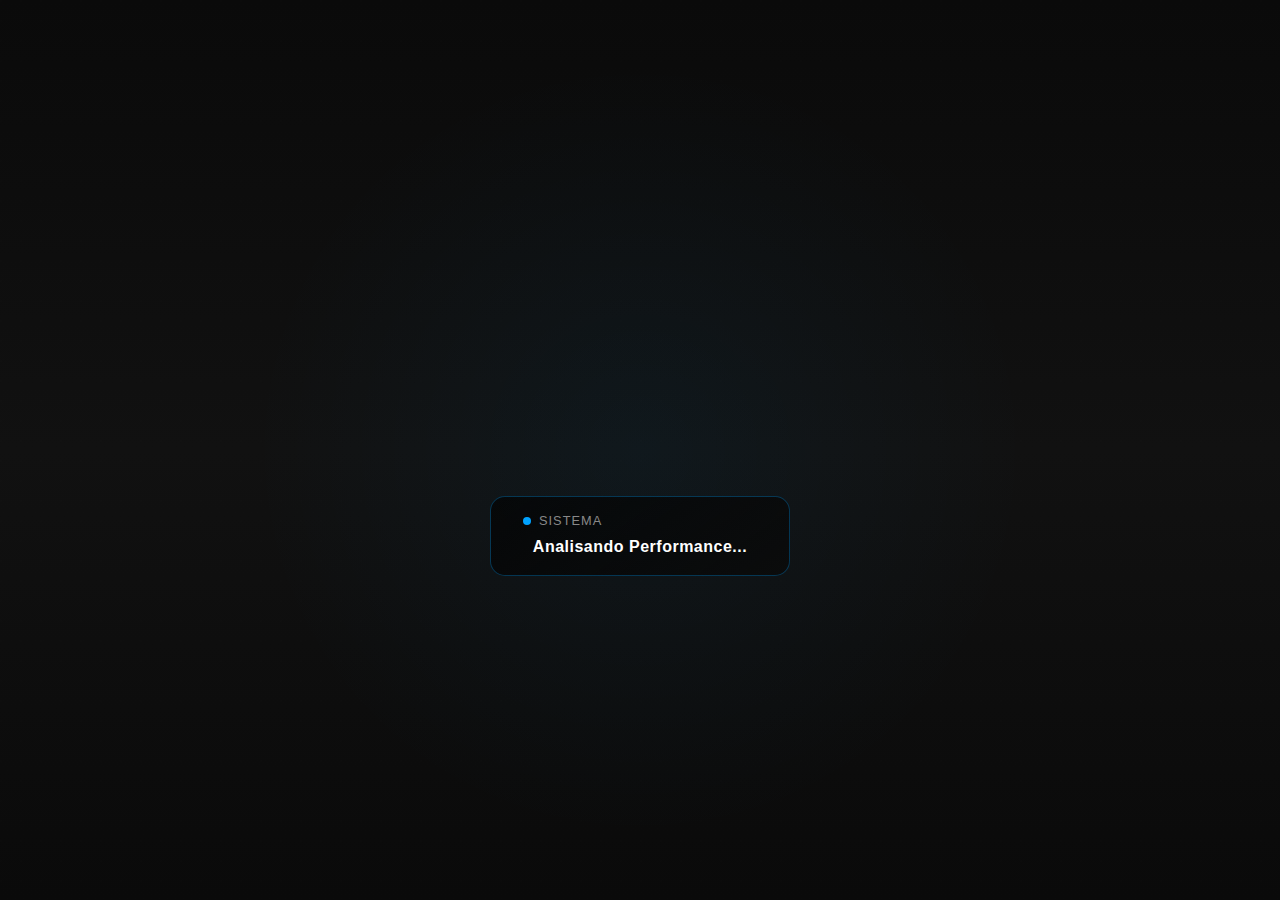
<file: docs/Banco de Dados - IA/Htmls/[FG] Etapa 6.1 - Transição.html>
<!DOCTYPE html>
<html lang="pt-BR">
<head>
    <meta charset="UTF-8">
    <meta name="viewport" content="width=device-width, initial-scale=1.0">
    <title>Transição Voxy Mix</title>
    <style>
        /* ===== RESET & BASE ===== */
        * { 
            margin: 0; 
            padding: 0; 
            box-sizing: border-box; 
            user-select: none; 
        }

        body {
            font-family: 'Segoe UI', Arial, sans-serif;
            background:
                radial-gradient(circle at 20% 30%, rgba(255, 0, 150, 0.02) 0%, transparent 60%),
                radial-gradient(circle at 80% 70%, rgba(0, 200, 255, 0.02) 0%, transparent 60%),
                linear-gradient(180deg, #0a0a0a 0%, #111111 25%, #0f0f0f 75%, #0a0a0a 100%);
            color: #e8e8e8; 
            min-height: 100vh; 
            overflow-x: hidden;
            display: flex;
            align-items: center;
            justify-content: center;
        }

        body::before {
            content: ''; 
            position: fixed; 
            top: 0; 
            left: 0; 
            width: 100%; 
            height: 100%;
            background: radial-gradient(circle at 1px 1px, rgba(255,255,255,0.02) 1px, transparent 0);
            background-size: 20px 20px; 
            pointer-events: none; 
            opacity: 0.3; 
            z-index: -1;
        }

        /* ===== TRANSIÇÃO MODERNA ===== */
        .transition-screen {
            position: fixed;
            top: 0;
            left: 0;
            width: 100%;
            height: 100%;
            background: 
                radial-gradient(circle at 50% 50%, rgba(0, 162, 255, 0.05) 0%, transparent 50%),
                linear-gradient(180deg, #0a0a0a 0%, #111111 50%, #0a0a0a 100%);
            z-index: 1000;
            display: flex;
            align-items: center;
            justify-content: center;
            transition: opacity 0.5s ease;
        }

        .transition-screen::before {
            content: '';
            position: absolute;
            top: 0;
            left: 0;
            width: 100%;
            height: 100%;
            background: radial-gradient(circle at 1px 1px, rgba(255,255,255,0.02) 1px, transparent 0);
            background-size: 20px 20px;
            pointer-events: none;
            opacity: 0.3;
        }

        .transition-content {
            text-align: center;
            max-width: 500px;
            width: 90%;
        }

        /* ===== CORE DE ANÁLISE CENTRAL ===== */
        .analysis-core {
            width: 180px;
            height: 180px;
            margin: 0 auto 3rem;
            position: relative;
            opacity: 0;
            animation: coreAppear 0.6s ease 0.2s forwards;
        }

        /* Anéis Pulsantes */
        .core-rings {
            position: absolute;
            top: 50%;
            left: 50%;
            transform: translate(-50%, -50%);
            width: 100%;
            height: 100%;
            border: 2px solid rgba(0, 162, 255, 0.3);
            border-radius: 50%;
            opacity: 0;
            animation: ringPulse 2s ease-in-out infinite;
        }

        .core-rings.delay-1 {
            animation-delay: 0.3s;
            width: 120%;
            height: 120%;
        }

        .core-rings.delay-2 {
            animation-delay: 0.6s;
            width: 140%;
            height: 140%;
        }

        @keyframes ringPulse {
            0% {
                transform: translate(-50%, -50%) scale(0.8);
                opacity: 0;
                border-color: rgba(0, 162, 255, 0.8);
            }
            50% {
                opacity: 1;
            }
            100% {
                transform: translate(-50%, -50%) scale(1.2);
                opacity: 0;
                border-color: rgba(0, 255, 136, 0.3);
            }
        }

        /* Centro do Core */
        .analysis-center {
            position: absolute;
            top: 50%;
            left: 50%;
            transform: translate(-50%, -50%);
            width: 120px;
            height: 120px;
            background: linear-gradient(145deg, #1a1a1a, #0f0f0f);
            border: 2px solid rgba(0, 162, 255, 0.6);
            border-radius: 50%;
            display: flex;
            align-items: center;
            justify-content: center;
            box-shadow: 
                0 0 30px rgba(0, 162, 255, 0.4),
                inset 0 0 20px rgba(0, 162, 255, 0.2);
            animation: centerGlow 2s ease-in-out infinite;
        }

        @keyframes centerGlow {
            0%, 100% {
                box-shadow: 
                    0 0 30px rgba(0, 162, 255, 0.4),
                    inset 0 0 20px rgba(0, 162, 255, 0.2);
            }
            50% {
                box-shadow: 
                    0 0 50px rgba(0, 255, 136, 0.6),
                    inset 0 0 30px rgba(0, 255, 136, 0.3);
            }
        }

        /* ÍCONE CENTRAL (UM POR VEZ) */
        .central-icon {
            font-size: 3rem;
            opacity: 0;
            transform: scale(0.3) rotate(-180deg);
            transition: all 0.4s cubic-bezier(0.68, -0.55, 0.265, 1.55);
        }

        .central-icon.show {
            opacity: 1;
            transform: scale(1) rotate(0deg);
        }

        .central-icon.hide {
            opacity: 0;
            transform: scale(0.3) rotate(180deg);
        }

        /* ===== ANÁLISE DISPLAY MODERNO ===== */
        .analysis-display {
            margin-bottom: 3rem;
            min-height: 80px;
            display: flex;
            align-items: center;
            justify-content: center;
        }

        .analysis-panel {
            background: linear-gradient(145deg, rgba(0, 0, 0, 0.6), rgba(10, 10, 10, 0.8));
            border: 1px solid rgba(0, 162, 255, 0.3);
            border-radius: 15px;
            padding: 1rem 2rem;
            min-width: 300px;
            position: relative;
            overflow: hidden;
            opacity: 0;
            transform: translateY(30px) scale(0.9);
            transition: all 0.5s cubic-bezier(0.34, 1.56, 0.64, 1);
        }

        .analysis-panel.show {
            opacity: 1;
            transform: translateY(0) scale(1);
        }

        .analysis-panel::before {
            content: '';
            position: absolute;
            top: 0;
            left: -100%;
            width: 100%;
            height: 2px;
            background: linear-gradient(90deg, transparent, #00a2ff, transparent);
            animation: scanLine 2s ease-in-out infinite;
        }

        @keyframes scanLine {
            0% { left: -100%; }
            100% { left: 100%; }
        }

        .analysis-status {
            display: flex;
            align-items: center;
            gap: 0.5rem;
            font-size: 0.8rem;
            color: #888;
            margin-bottom: 0.5rem;
            text-transform: uppercase;
            letter-spacing: 1px;
        }

        .status-indicator {
            width: 8px;
            height: 8px;
            border-radius: 50%;
            background: #00a2ff;
            animation: pulse 1.5s ease-in-out infinite;
        }

        .analysis-text {
            font-size: 1rem;
            font-weight: 600;
            color: #ffffff;
            text-align: center;
            letter-spacing: 0.5px;
            line-height: 1.4;
        }

        .analysis-value {
            color: #00ff88;
            font-weight: bold;
        }

        /* ===== LOADING BAR MODERNO ===== */
        .progress-container {
            width: 100%;
            max-width: 320px;
            margin: 0 auto;
            position: relative;
            opacity: 0;
            animation: progressAppear 0.6s ease 1.5s forwards;
        }

        .progress-track {
            width: 100%;
            height: 8px;
            background: rgba(255, 255, 255, 0.1);
            border-radius: 4px;
            overflow: hidden;
            position: relative;
        }

        .progress-fill {
            height: 100%;
            background: linear-gradient(90deg, #00a2ff, #00ff88);
            width: 0%;
            border-radius: 4px;
            animation: progressLoad 2.5s ease-out 2s forwards;
            position: relative;
            z-index: 2;
        }

        .progress-glow {
            position: absolute;
            top: -10px;
            left: 0;
            right: 0;
            bottom: -10px;
            background: linear-gradient(90deg, 
                transparent, 
                rgba(0, 162, 255, 0.4), 
                rgba(0, 255, 136, 0.4),
                transparent);
            transform: translateX(-100%);
            animation: glowMove 2.5s ease-out 2s forwards;
        }

        @keyframes progressLoad {
            to { width: 100%; }
        }

        @keyframes glowMove {
            to { transform: translateX(100%); }
        }

        .progress-percentage {
            position: absolute;
            right: -50px;
            top: 50%;
            transform: translateY(-50%);
            font-size: 0.9rem;
            font-weight: bold;
            color: #00a2ff;
            text-shadow: 0 0 10px rgba(0, 162, 255, 0.5);
        }

        /* ===== ANIMAÇÕES DE ENTRADA ===== */
        @keyframes coreAppear {
            from {
                opacity: 0;
                transform: scale(0.5);
            }
            to {
                opacity: 1;
                transform: scale(1);
            }
        }

        @keyframes progressAppear {
            from {
                opacity: 0;
                transform: translateY(20px);
            }
            to {
                opacity: 1;
                transform: translateY(0);
            }
        }

        @keyframes pulse {
            0%, 100% { opacity: 1; transform: scale(1); }
            50% { opacity: 0.5; transform: scale(0.8); }
        }

        .transition-screen.hide {
            opacity: 0;
            pointer-events: none;
        }

        /* ===== MOBILE RESPONSIVO ===== */
        @media (max-width: 768px) {
            .analysis-core {
                width: 150px;
                height: 150px;
            }
            
            .analysis-center {
                width: 100px;
                height: 100px;
            }
            
            .central-icon {
                font-size: 2.5rem;
            }
            
            .analysis-panel {
                min-width: 280px;
                padding: 0.8rem 1.5rem;
            }
            
            .analysis-text {
                font-size: 0.9rem;
            }
        }
    </style>
</head>
<body>
    <!-- TRANSIÇÃO MODERNA -->
    <div class="transition-screen" id="transitionScreen">
        <div class="transition-content">
            <!-- Core de Análise Central -->
            <div class="analysis-core">
                <div class="core-rings"></div>
                <div class="core-rings delay-1"></div>
                <div class="core-rings delay-2"></div>
                
                <div class="analysis-center">
                    <span class="central-icon" id="centralIcon">🎚️</span>
                </div>
            </div>

            <!-- Display de Análise Moderno -->
            <div class="analysis-display" id="analysisDisplay">
                <!-- Panel será inserido via JavaScript -->
            </div>

            <!-- Loading Bar -->
            <div class="progress-container">
                <div class="progress-track">
                    <div class="progress-fill"></div>
                    <div class="progress-glow"></div>
                </div>
                <div class="progress-percentage" id="progressPercentage">0%</div>
            </div>
        </div>
    </div>

    <script>
        // ===== ÍCONES SEQUENCIAIS (UM POR VEZ NO CENTRO) =====
        const icons = ['🎚️', '🎙️', '🎧', '💸', '✓'];
        let currentIconIndex = 0;

        function showNextIcon() {
            const iconElement = document.getElementById('centralIcon');
            
            if (currentIconIndex < icons.length) {
                if (currentIconIndex > 0) {
                    iconElement.classList.add('hide');
                    
                    setTimeout(() => {
                        iconElement.textContent = icons[currentIconIndex];
                        iconElement.classList.remove('hide');
                        iconElement.classList.add('show');
                        
                        currentIconIndex++;
                        
                        if (currentIconIndex < icons.length) {
                            setTimeout(showNextIcon, 1000);
                        }
                    }, 200);
                } else {
                    iconElement.classList.add('show');
                    currentIconIndex++;
                    setTimeout(showNextIcon, 1000);
                }
            }
        }

        // ===== ANÁLISE SEQUENCIAL =====
        const analysisData = [
            { 
                status: "SISTEMA", 
                text: "Analisando Performance...", 
                delay: 1200, 
                duration: 500 
            },
            { 
                status: "PROCESSANDO", 
                text: "Calculando Pontuações", 
                delay: 500, 
                duration: 500 
            },
            { 
                status: "VERIFICANDO", 
                text: "Analisando Perfil do <span class='analysis-value'>usuário</span>", 
                delay: 500, 
                duration: 500 
            },
            { 
                status: "CONFIRMANDO", 
                text: "Perfil compatível com o <span class='analysis-value'>Voxy Mix</span>", 
                delay: 500, 
                duration: 600 
            },
            { 
                status: "CONCLUÍDO", 
                text: "STATUS: <span class='analysis-value'>APROVADO ✓</span>", 
                delay: 500, 
                duration: 600 
            }
        ];

        let currentAnalysisIndex = 0;

        function showAnalysis(index) {
            const displayContainer = document.getElementById('analysisDisplay');
            
            if (index >= analysisData.length) {
                setTimeout(() => {
                    document.getElementById('transitionScreen').classList.add('hide');
                    console.log('Transição para oferta...');
                }, 300);
                return;
            }

            const analysis = analysisData[index];
            
            // Remover panel anterior
            const existingPanel = document.querySelector('.analysis-panel');
            if (existingPanel) {
                existingPanel.style.opacity = '0';
                existingPanel.style.transform = 'translateY(-20px) scale(0.9)';
                setTimeout(() => existingPanel.remove(), 200);
            }
            
            setTimeout(() => {
                // Criar novo panel
                const panel = document.createElement('div');
                panel.className = 'analysis-panel';
                panel.innerHTML = `
                    <div class="analysis-status">
                        <span class="status-indicator"></span>
                        <span>${analysis.status}</span>
                    </div>
                    <div class="analysis-text">${analysis.text}</div>
                `;
                
                displayContainer.appendChild(panel);
                
                // Mostrar com animação
                setTimeout(() => panel.classList.add('show'), 50);
                
                // Próxima análise
                setTimeout(() => {
                    showAnalysis(index + 1);
                }, analysis.duration + analysis.delay);
            }, existingPanel ? 200 : 0);
        }

        // ===== ATUALIZAÇÃO DA PORCENTAGEM =====
        function updateProgress() {
            const percentageEl = document.getElementById('progressPercentage');
            let percentage = 0;
            const totalTime = 2500; // 2.5 segundos
            const increment = 100 / (totalTime / 30);
            
            const progressInterval = setInterval(() => {
                percentage += increment;
                if (percentage > 100) percentage = 100;
                percentageEl.textContent = Math.round(percentage) + '%';
                
                if (percentage >= 100) {
                    clearInterval(progressInterval);
                }
            }, 30);
        }

        // ===== INICIALIZAÇÃO =====
        document.addEventListener('DOMContentLoaded', () => {
            // Iniciar ícones após 0.8s
            setTimeout(showNextIcon, 800);
            
            // Iniciar análise
            showAnalysis(0);
            
            // Iniciar atualização de progresso
            setTimeout(updateProgress, 2000);
        });
    </script>
</body>
</html>
</file>
<file: styles.css>
/* ===== VARIÁVEIS GLOBAIS ===== */
:root {
    /* Cores Principais */
    --primary-blue: #00a2ff;
    --primary-green: #00ff88;
    --secondary-blue: #0084ff;
    --secondary-green: #00cc66;
    
    /* Backgrounds */
    --bg-dark: #0a0a0a;
    --bg-darker: #111111;
    --bg-card: #1a1a1a;
    --bg-input: #0f0f0f;
    
    /* Textos */
    --text-light: #e8e8e8;
    --text-secondary: #cccccc;
    --text-muted: #888888;
    --text-dark: #666666;
    
    /* Estados */
    --success: #00ff88;
    --warning: #ff8800;
    --error: #ff4444;
    --danger: #ff0000;
    
    /* Efeitos */
    --glow-blue: 0 0 20px rgba(0, 162, 255, 0.5);
    --glow-green: 0 0 20px rgba(0, 255, 136, 0.5);
    --shadow-card: 0 8px 32px rgba(0, 0, 0, 0.6);
    --shadow-elevated: 0 12px 40px rgba(0, 0, 0, 0.8);
    
    /* Transições */
    --transition-smooth: all 0.3s cubic-bezier(0.4, 0, 0.2, 1);
    --transition-bounce: all 0.3s cubic-bezier(0.68, -0.55, 0.265, 1.55);
}

/* ===== RESET & BASE ===== */
* {
    margin: 0;
    padding: 0;
    box-sizing: border-box;
    user-select: none;
}

body {
    font-family: 'Segoe UI', 'Arial', sans-serif;
    background: 
        radial-gradient(circle at 20% 30%, rgba(0, 162, 255, 0.03) 0%, transparent 50%),
        radial-gradient(circle at 80% 70%, rgba(0, 132, 255, 0.02) 0%, transparent 50%),
        linear-gradient(180deg, var(--bg-dark) 0%, var(--bg-darker) 25%, var(--bg-input) 75%, var(--bg-dark) 100%);
    color: var(--text-light);
    min-height: 100vh;
    overflow-x: hidden;
    position: relative;
}

/* Textura de Carbono Global */
body::before {
    content: '';
    position: fixed;
    top: 0;
    left: 0;
    width: 100%;
    height: 100%;
    background: radial-gradient(circle at 1px 1px, rgba(255,255,255,0.015) 1px, transparent 0);
    background-size: 25px 25px;
    pointer-events: none;
    opacity: 0.4;
    z-index: -1;
}

/* ===== SISTEMA DE PROGRESSO GLOBAL ===== */
.global-progress {
    position: fixed;
    top: 0;
    left: 0;
    width: 100%;
    height: 60px;
    background: rgba(0, 0, 0, 0.9);
    backdrop-filter: blur(20px);
    border-bottom: 1px solid rgba(255, 255, 255, 0.1);
    z-index: 1000;
    display: none; /* Oculto por padrão */
    align-items: center;
    justify-content: space-between;
    padding: 0 2rem;
    transition: all 0.3s ease;
}

/* Mostrar progresso apenas quando NÃO estiver na etapa 1 */
body:not(.step-1) .global-progress {
    display: flex;
}

.progress-bar {
    flex: 1;
    height: 6px;
    background: rgba(255, 255, 255, 0.1);
    border-radius: 3px;
    overflow: hidden;
    margin-right: 1rem;
}

.progress-fill {
    height: 100%;
    background: linear-gradient(90deg, var(--primary-blue), var(--primary-green));
    width: 14%; /* Etapa 1 de 7 */
    transition: width 0.8s var(--transition-smooth);
    border-radius: 3px;
}

.step-indicator {
    font-size: 0.9rem;
    font-weight: 600;
    color: var(--primary-blue);
    text-shadow: var(--glow-blue);
}

/* ===== SISTEMA DE NOTIFICAÇÕES ===== */
.notification-system {
    position: fixed;
    top: 20px; /* Padrão sem barra de progresso */
    right: 20px;
    z-index: 2000;
    pointer-events: none;
    transition: top 0.3s ease;
}

/* Ajustar posição quando barra de progresso estiver visível */
body:not(.step-1) .notification-system {
    top: 80px; /* Abaixo da barra de progresso */
}

.notification, .system-notification {
    min-width: 320px;
    max-width: 380px;
    background: rgba(30, 30, 30, 0.95);
    border: 1px solid rgba(255, 255, 255, 0.1);
    border-radius: 12px;
    padding: 12px 16px;
    color: white;
    font-size: 0.9rem;
    backdrop-filter: blur(20px);
    box-shadow: var(--shadow-elevated);
    transform: translateX(420px);
    transition: transform 0.4s var(--transition-smooth);
    margin-bottom: 1rem;
    pointer-events: auto;
}

.notification.show, .system-notification.show {
    transform: translateX(0);
}

.system-notification {
    background: linear-gradient(145deg, rgba(20,20,20,0.98), rgba(40,40,40,0.95));
    border: 2px solid rgba(0, 162, 255, 0.6);
    text-align: center;
    box-shadow: 
        var(--shadow-elevated),
        var(--glow-blue);
}

/* ===== SISTEMA DE ETAPAS ===== */
.funnel-container {
    margin-top: 0; /* Sem margin por padrão (etapa 1) */
    min-height: 100vh;
    transition: margin-top 0.3s ease;
}

/* Adicionar margin apenas quando NÃO estiver na etapa 1 */
body:not(.step-1) .funnel-container {
    margin-top: 60px; /* Compensar barra de progresso */
    min-height: calc(100vh - 60px);
}

.step {
    display: none;
    min-height: 100vh; /* Altura total por padrão (etapa 1) */
    align-items: center;
    justify-content: center;
    padding: 2rem 1rem;
    opacity: 0;
    transition: opacity 0.5s ease;
}

/* Ajustar altura quando barra de progresso estiver visível */
body:not(.step-1) .step {
    min-height: calc(100vh - 60px);
}

.step.active {
    display: flex;
    opacity: 1;
}

.main-container {
    max-width: 800px;
    width: 100%;
    position: relative;
    z-index: 1;
}

/* ===== TIPOGRAFIA GLOBAL ===== */
.title {
    font-size: 2rem;
    font-weight: 700;
    background: linear-gradient(135deg, #ffffff, var(--primary-blue));
    -webkit-background-clip: text;
    -webkit-text-fill-color: transparent;
    background-clip: text;
    text-align: center;
    margin-bottom: 1rem;
    text-transform: uppercase;
    letter-spacing: 2px;
    text-shadow: var(--glow-blue);
}

.subtitle {
    font-size: 1rem;
    color: var(--text-secondary);
    text-align: center;
    line-height: 1.5;
    margin-bottom: 2rem;
}

/* ===== COMPONENTES REUTILIZÁVEIS ===== */

/* Botões Principais */
.submit-button, .continue-button, .continue-btn, .cta-button {
    width: 100%;
    max-width: 400px;
    height: 60px;
    background: linear-gradient(135deg, var(--primary-blue), var(--secondary-blue));
    border: none;
    border-radius: 12px;
    font-size: 1.1rem;
    font-weight: 700;
    color: #ffffff;
    text-transform: uppercase;
    letter-spacing: 1px;
    cursor: pointer;
    transition: var(--transition-smooth);
    box-shadow: 
        0 6px 20px rgba(0, 162, 255, 0.4),
        inset 0 1px 0 rgba(255, 255, 255, 0.2);
    position: relative;
    overflow: hidden;
    display: flex;
    align-items: center;
    justify-content: center;
    margin: 2rem auto;
    text-decoration: none;
}

.submit-button:hover, .continue-button:hover, .continue-btn:hover, .cta-button:hover {
    transform: translateY(-2px);
    box-shadow: 
        0 8px 25px rgba(0, 162, 255, 0.6),
        var(--glow-blue),
        inset 0 1px 0 rgba(255, 255, 255, 0.3);
}

.submit-button:disabled, .continue-btn:disabled {
    opacity: 0.5;
    cursor: not-allowed;
    transform: none;
}

/* Efeito Shine nos Botões */
.submit-button::before, .continue-button::before, .continue-btn::before, .cta-button::before {
    content: '';
    position: absolute;
    top: 0;
    left: -100%;
    width: 100%;
    height: 100%;
    background: linear-gradient(90deg, transparent, rgba(255, 255, 255, 0.2), transparent);
    transition: left 0.5s ease;
}

.submit-button:hover::before, .continue-button:hover::before, .continue-btn:hover::before, .cta-button:hover::before {
    left: 100%;
}

/* Cards/Containers */
.mixer-container, .rack, .choice-container, .preset-container, .interface-container, .what-is-container {
    background: linear-gradient(145deg, var(--bg-card) 0%, var(--bg-input) 50%, var(--bg-card) 100%);
    border: 1px solid rgba(100, 100, 100, 0.3);
    border-radius: 20px;
    padding: 2rem;
    box-shadow: 
        var(--shadow-card),
        inset 0 1px 0 rgba(255, 255, 255, 0.1);
    position: relative;
    overflow: hidden;
}

/* Input Fields */
.form-input {
    width: 100%;
    height: 56px;
    padding: 0 1.5rem;
    background: linear-gradient(145deg, rgba(26, 26, 26, 0.8), rgba(15, 15, 15, 0.9));
    border: 2px solid rgba(100, 100, 100, 0.3);
    border-radius: 12px;
    font-size: 1rem;
    color: #ffffff;
    transition: var(--transition-smooth);
    backdrop-filter: blur(10px);
    box-shadow: 
        0 4px 12px rgba(0, 0, 0, 0.3),
        inset 0 1px 0 rgba(255, 255, 255, 0.05);
}

.form-input::placeholder {
    color: var(--text-dark);
    font-weight: 400;
}

.form-input:focus {
    outline: none;
    border-color: var(--primary-blue);
    box-shadow: 
        0 4px 12px rgba(0, 0, 0, 0.3),
        var(--glow-blue),
        inset 0 1px 0 rgba(255, 255, 255, 0.1);
}

/* ===== ETAPA 1: LOGIN ===== */
#step1 {
    flex-direction: column;
}

.login-container {
    width: 100%;
    max-width: 480px;
    margin: 0 auto;
}

.logo-section {
    text-align: center;
    margin-bottom: 3rem;
    animation: fadeInUp 1s ease-out 0.2s both;
}

.logo-placeholder {
    width: 120px;
    height: 120px;
    margin: 0 auto 1.5rem;
    background: 
        radial-gradient(circle at 30% 30%, rgba(0, 162, 255, 0.3), rgba(0, 132, 255, 0.1)),
        linear-gradient(145deg, var(--bg-card), var(--bg-input));
    border: 2px solid rgba(0, 162, 255, 0.4);
    border-radius: 50%;
    display: flex;
    align-items: center;
    justify-content: center;
    position: relative;
    box-shadow: var(--glow-blue);
    overflow: hidden;
}

.logo-placeholder img {
    width: 80%;
    height: 80%;
    object-fit: contain;
    filter: drop-shadow(0 0 10px rgba(0, 162, 255, 0.5));
}

.main-title {
    font-size: 2rem;
    font-weight: 700;
    text-align: center;
    margin-bottom: 0.8rem;
    background: linear-gradient(135deg, #ffffff, var(--primary-blue));
    -webkit-background-clip: text;
    -webkit-text-fill-color: transparent;
    background-clip: text;
    text-shadow: var(--glow-blue);
    letter-spacing: 1px;
    animation: fadeInUp 1s ease-out 0.4s both;
}

.login-form {
    animation: fadeInUp 1s ease-out 0.8s both;
}

.form-group {
    margin-bottom: 2rem;
    position: relative;
}

.form-label {
    display: block;
    font-size: 0.9rem;
    font-weight: 600;
    color: var(--text-secondary);
    margin-bottom: 0.5rem;
    text-transform: uppercase;
    letter-spacing: 1px;
}

.password-suggestion {
    font-size: 0.8rem;
    color: var(--text-muted);
    margin-top: 0.5rem;
    cursor: pointer;
    transition: color 0.3s ease;
}

.password-suggestion:hover {
    color: var(--primary-blue);
}

.suggestion-text {
    color: var(--text-secondary);
    font-weight: 600;
}

.success-screen {
    display: none;
    text-align: center;
    opacity: 0;
    transform: translateY(30px);
}

.success-screen.show {
    display: block;
    animation: fadeInUp 0.8s ease-out forwards;
}

.success-icon {
    width: 100px;
    height: 100px;
    margin: 0 auto 2rem;
    background: radial-gradient(circle, var(--success) 0%, var(--secondary-green) 100%);
    border-radius: 50%;
    display: flex;
    align-items: center;
    justify-content: center;
    box-shadow: var(--glow-green);
    animation: successPulse 2s ease-in-out infinite;
}

.success-icon::before {
    content: '✓';
    font-size: 3rem;
    font-weight: bold;
    color: #ffffff;
}

/* ===== ETAPA 2: DNA MUSICAL ===== */
.knobs-grid {
    display: grid;
    grid-template-columns: repeat(2, 1fr);
    gap: 2rem;
    margin-bottom: 2rem;
}

.knob-container {
    display: flex;
    flex-direction: column;
    align-items: center;
    gap: 1rem;
}

.knob {
    width: 100px;
    height: 100px;
    border-radius: 50%;
    position: relative;
    cursor: grab;
    background: 
        radial-gradient(circle at 30% 30%, #3a3a3a, var(--bg-card)),
        radial-gradient(circle at 70% 70%, #2a2a2a, var(--bg-dark));
    border: 2px solid rgba(255, 255, 255, 0.1);
    box-shadow: 
        0 6px 20px rgba(0, 0, 0, 0.4),
        inset 0 2px 4px rgba(255, 255, 255, 0.1);
    transition: var(--transition-smooth);
}

.knob:hover {
    transform: scale(1.05);
    box-shadow: 
        0 8px 25px rgba(0, 0, 0, 0.5),
        var(--glow-blue),
        inset 0 2px 4px rgba(255, 255, 255, 0.1);
}

.knob.dragging {
    cursor: grabbing;
    transform: scale(1.08);
    box-shadow: 
        0 10px 30px rgba(0, 0, 0, 0.6),
        var(--glow-green),
        inset 0 2px 4px rgba(255, 255, 255, 0.15);
}

.knob-indicator {
    position: absolute;
    top: 8px;
    left: 50%;
    width: 4px;
    height: 35px;
    background: linear-gradient(180deg, var(--primary-blue), #ffffff);
    border-radius: 2px;
    transform-origin: center 42px;
    transform: translateX(-50%) rotate(0deg);
    box-shadow: 0 0 8px rgba(0, 162, 255, 0.8);
    transition: none;
}

.knob-value {
    position: absolute;
    top: 50%;
    left: 50%;
    transform: translate(-50%, -50%);
    font-size: 1.2rem;
    font-weight: bold;
    color: var(--primary-blue);
    text-shadow: var(--glow-blue);
}

.knob-label {
    font-size: 1.1rem;
    font-weight: bold;
    color: #ffffff;
    text-transform: uppercase;
    letter-spacing: 1px;
    margin-bottom: 0.2rem;
    text-align: center;
}

.knob-desc {
    font-size: 0.8rem;
    color: var(--text-muted);
    font-style: italic;
    text-align: center;
}

/* Cores específicas dos knobs */
.knob-container[data-type="fama"] .knob-indicator {
    background: linear-gradient(180deg, #ff0080, #ff80c0);
}
.knob-container[data-type="dinheiro"] .knob-indicator {
    background: linear-gradient(180deg, #ffd700, #ffed80);
}
.knob-container[data-type="precisao"] .knob-indicator {
    background: linear-gradient(180deg, var(--success), #80ffcc);
}
.knob-container[data-type="velocidade"] .knob-indicator {
    background: linear-gradient(180deg, #ff4500, #ff8c00);
}

.formula-container {
    width: 200px;
    height: 200px;
    margin: 0 auto 2rem;
    position: relative;
}

.capsule {
    width: 100%;
    height: 100%;
    background: linear-gradient(145deg, #2a2a2a, var(--bg-card));
    border-radius: 100px;
    position: relative;
    overflow: hidden;
    border: 2px solid rgba(255, 255, 255, 0.1);
    box-shadow: 
        inset 0 2px 10px rgba(0, 0, 0, 0.5),
        0 0 20px rgba(0, 0, 0, 0.5);
}

.liquid {
    position: absolute;
    bottom: 0;
    left: 0;
    width: 100%;
    height: 30%;
    background: linear-gradient(180deg, 
        rgba(0, 162, 255, 0.8) 0%, 
        rgba(0, 162, 255, 0.4) 100%);
    transition: all 0.5s ease;
    animation: bubble 3s ease-in-out infinite;
}

.points-display {
    position: absolute;
    top: 1rem;
    right: 1rem;
    background: rgba(0, 0, 0, 0.5);
    padding: 0.5rem 1rem;
    border-radius: 10px;
    border: 1px solid rgba(255, 255, 255, 0.1);
}

.points-text {
    font-size: 0.9rem;
    color: var(--text-muted);
}

.points-value {
    font-size: 1.2rem;
    font-weight: bold;
    color: var(--primary-blue);
}

/* ===== ETAPA 3: SEGMENTAÇÃO ===== */
.rack {
    transition: border-color 0.4s ease, box-shadow 0.4s ease;
}

.rack.active {
    border-color: rgba(0, 162, 255, 0.6);
    box-shadow: 
        var(--shadow-card),
        var(--glow-blue),
        inset 0 1px 0 rgba(255, 255, 255, 0.1);
}

.rack.powered-off .segment-controls,
.rack.powered-off .segment-support,
.rack.powered-off .knob-section,
.rack.powered-off .vu-section,
.rack.powered-off .leds,
.rack.powered-off .advance-section {
    filter: grayscale(100%) brightness(0.4);
    pointer-events: none;
    opacity: 0.5;
}

.rack-header {
    display: flex;
    justify-content: space-between;
    align-items: center;
    margin-bottom: 2rem;
    padding-bottom: 1rem;
    border-bottom: 1px solid rgba(255, 255, 255, 0.1);
}

.rack-name {
    font-size: 1.2rem;
    font-weight: 600;
    color: #ffffff;
    text-transform: uppercase;
    letter-spacing: 1px;
    transition: color 0.3s ease;
}

.rack.active .rack-name {
    color: var(--primary-blue);
    text-shadow: var(--glow-blue);
}

.rack-number {
    background: linear-gradient(145deg, var(--error), #cc0000);
    color: #ffffff;
    padding: 0.3rem 0.6rem;
    border-radius: 4px;
    font-size: 0.8rem;
    font-weight: bold;
    border: 1px solid var(--error);
    cursor: pointer;
    transition: var(--transition-smooth);
    box-shadow: 0 0 10px rgba(255, 68, 68, 0.6);
    animation: power-blink 2s ease-in-out infinite;
}

.rack-number.powered-on {
    background: linear-gradient(145deg, var(--success), var(--secondary-green));
    border-color: var(--success);
    color: #000000;
    box-shadow: var(--glow-green);
    animation: none;
}

.segment-controls {
    display: flex;
    gap: 1rem;
    margin-bottom: 2rem;
    justify-content: center;
}

.segment-btn {
    width: 120px;
    height: 40px;
    background: linear-gradient(145deg, #2e2e2e 0%, #1f1f1f 50%, #2e2e2e 100%);
    border: 1px solid #444;
    border-radius: 8px;
    color: var(--text-secondary);
    font-size: 0.9rem;
    font-weight: bold;
    cursor: pointer;
    transition: var(--transition-smooth);
    display: flex;
    align-items: center;
    justify-content: center;
    text-transform: uppercase;
    box-shadow: 
        0 3px 5px rgba(0, 0, 0, 0.35),
        inset 0 1px 1px rgba(255, 255, 255, 0.08);
    position: relative;
}

.segment-btn::before {
    content: '';
    position: absolute;
    top: 5px;
    right: 5px;
    width: 8px;
    height: 8px;
    border-radius: 50%;
    background: #3a3a3a;
    border: 1px solid #505050;
    transition: var(--transition-smooth);
}

.segment-btn:hover {
    border-color: var(--primary-blue);
    color: var(--primary-blue);
    transform: translateY(-1px);
    box-shadow: 
        0 4px 8px rgba(0, 0, 0, 0.4),
        var(--glow-blue),
        inset 0 1px 1px rgba(255, 255, 255, 0.1);
}

.segment-btn.active {
    background: linear-gradient(145deg, #00b2ff 5%, #007acc 60%, #0098e0 100%);
    color: #ffffff;
    border-color: #00b2ff;
    text-shadow: 0 0 4px rgba(0, 0, 0, 0.2);
    box-shadow: 
        0 2px 4px rgba(0, 0, 0, 0.3),
        0 0 18px rgba(0, 162, 255, 0.75),
        inset 0 1px 2px rgba(100, 200, 255, 0.3);
}

.segment-btn.active::before {
    background: #33ff33;
    border-color: #33ff33;
    box-shadow: var(--glow-green);
}

.vu-section {
    margin-bottom: 2rem;
}

.vu-meter {
    width: 100%;
    height: 20px;
    background: linear-gradient(90deg, var(--bg-dark) 0%, var(--bg-darker) 50%, var(--bg-dark) 100%);
    border: 2px solid #333;
    border-radius: 10px;
    position: relative;
    overflow: hidden;
    box-shadow: inset 0 2px 4px rgba(0, 0, 0, 0.5);
}

.vu-bar {
    height: 100%;
    width: 0%;
    border-radius: 8px;
    transition: width 0.3s ease;
    background: linear-gradient(90deg, var(--success) 0%, var(--success) 60%, #ffff00 75%, var(--error) 100%);
    box-shadow: 0 0 12px rgba(0, 255, 0, 0.4);
    position: relative;
}

.leds {
    display: flex;
    gap: 1rem;
    align-items: center;
    justify-content: center;
    margin-bottom: 2rem;
}

.led-group {
    display: flex;
    align-items: center;
    gap: 0.3rem;
}

.led {
    width: 10px;
    height: 10px;
    border-radius: 50%;
    background: #333;
    border: 1px solid #555;
    transition: var(--transition-smooth);
}

.led.power-on {
    background: var(--success);
    border-color: var(--success);
    box-shadow: var(--glow-green);
    animation: led-breathe 2s ease-in-out infinite;
}

.led.processing {
    background: #ffff00;
    border-color: #ffff00;
    box-shadow: 0 0 10px rgba(255, 255, 0, 0.8);
    animation: led-pulse 1s ease-in-out infinite;
}

.led.complete {
    background: var(--primary-blue);
    border-color: var(--primary-blue);
    box-shadow: var(--glow-blue);
    animation: led-glow 1.5s ease-in-out infinite;
}

.advance-btn {
    width: 100%;
    max-width: 400px;
    height: 60px;
    background: linear-gradient(145deg, #2a2a2a 0%, var(--bg-card) 50%, #2a2a2a 100%);
    border: 1px solid #444;
    border-radius: 8px;
    color: var(--text-dark);
    font-size: 0.9rem;
    font-weight: bold;
    cursor: not-allowed;
    transition: var(--transition-smooth);
    text-transform: uppercase;
    letter-spacing: 0.3px;
    opacity: 0.5;
    box-shadow: 0 2px 4px rgba(0, 0, 0, 0.3);
    display: flex;
    align-items: center;
    justify-content: center;
    padding: 0 15px;
    margin: 0 auto;
    text-align: center;
}

.advance-btn.enabled {
    background: linear-gradient(145deg, var(--success), var(--secondary-green));
    color: #ffffff;
    border-color: var(--success);
    cursor: pointer;
    opacity: 1;
    box-shadow: 
        0 4px 8px rgba(0, 0, 0, 0.3),
        var(--glow-green);
    font-weight: 800;
    font-size: 1.2rem;
    letter-spacing: 1.5px;
    text-shadow: 0 2px 4px rgba(0, 0, 0, 0.6);
    animation: pulse-success 2s ease-in-out infinite;
}

.advance-btn.enabled:hover {
    transform: translateY(-2px);
    box-shadow: 
        0 6px 12px rgba(0, 0, 0, 0.4),
        0 0 20px rgba(0, 255, 0, 0.8);
}

/* ===== ETAPAS 4-5: FALHAS E FRUSTRAÇÃO ===== */
.score-container {
    max-width: 400px;
    margin: 0 auto 2rem;
    background: rgba(0, 0, 0, 0.5);
    padding: 1rem;
    border-radius: 15px;
    border: 2px solid rgba(0, 162, 255, 0.2);
}

.score-bar {
    width: 100%;
    height: 30px;
    background: rgba(255, 255, 255, 0.1);
    border-radius: 15px;
    overflow: hidden;
    position: relative;
}

.score-fill {
    height: 100%;
    background: linear-gradient(90deg, var(--success), var(--primary-blue));
    transition: width 0.8s var(--transition-smooth);
    position: relative;
}

.score-fill.warning {
    background: linear-gradient(90deg, var(--error), var(--warning));
}

.score-fill.danger {
    background: linear-gradient(90deg, var(--danger), var(--error));
    animation: pulse 1s ease-in-out infinite;
}

.score-text {
    position: absolute;
    top: 50%;
    left: 50%;
    transform: translate(-50%, -50%);
    font-weight: bold;
    font-size: 1.1rem;
    color: #ffffff;
    text-shadow: 0 2px 4px rgba(0, 0, 0, 0.8);
}

/* Grids de escolhas */
.choices-grid, .preset-grid {
    display: grid;
    grid-template-columns: repeat(2, 1fr);
    gap: 1.5rem;
    max-width: 600px;
    margin: 0 auto;
}

.choice-button, .preset-slot {
    background: linear-gradient(145deg, #2a2a2a, var(--bg-card));
    border: 2px solid rgba(255, 255, 255, 0.1);
    border-radius: 15px;
    padding: 2rem 1.5rem;
    cursor: pointer;
    transition: var(--transition-smooth);
    position: relative;
    overflow: hidden;
    text-align: center;
}

.choice-button:hover, .preset-slot:hover:not(.locked) {
    transform: translateY(-5px);
    border-color: rgba(0, 162, 255, 0.5);
    box-shadow: 0 10px 30px rgba(0, 162, 255, 0.3);
}

.choice-icon, .preset-icon {
    font-size: 3rem;
    margin-bottom: 1rem;
    display: block;
}

/* ===== ETAPA 6: PRESETS DINÂMICOS (SUCESSO) ===== */
.score-container {
    border-color: rgba(0, 255, 136, 0.3);
}

.score-fill.recovering {
    background: linear-gradient(90deg, var(--success), var(--primary-blue));
    animation: scoreRecover 1.5s ease-out;
}

.interface-container {
    border-color: rgba(0, 255, 136, 0.2);
}

.interface-container::before {
    content: '';
    position: absolute;
    top: 0;
    left: 0;
    right: 0;
    bottom: 0;
    background: linear-gradient(
        135deg,
        rgba(0, 255, 136, 0.02) 0%,
        transparent 50%,
        rgba(0, 162, 255, 0.02) 100%
    );
    pointer-events: none;
}

.waveform-container {
    height: 80px;
    background: rgba(0, 0, 0, 0.5);
    border-radius: 10px;
    border: 1px solid rgba(255, 255, 255, 0.1);
    position: relative;
    overflow: hidden;
    display: flex;
    align-items: center;
    justify-content: center;
    gap: 2px;
    padding: 10px;
}

.waveform-bar {
    width: 4px;
    background: linear-gradient(180deg, var(--error), var(--warning));
    transition: all 0.5s ease;
    border-radius: 2px;
}

.waveform-bar.improving {
    background: linear-gradient(180deg, var(--success), var(--primary-blue));
    animation: waveImprove 0.8s ease-out;
}

.success-section {
    text-align: center;
    margin-top: 2rem;
    opacity: 0;
    transition: all 0.8s ease;
}

.success-section.show {
    opacity: 1;
    transform: translateY(0);
}

.success-message {
    background: rgba(0, 255, 136, 0.2);
    border: 2px solid rgba(0, 255, 136, 0.5);
    border-radius: 15px;
    padding: 1.5rem;
    margin-bottom: 1.5rem;
    animation: successPulse 2s ease-in-out infinite;
}

/* ===== ETAPA 7: OFERTA ===== */
.hero-section {
    text-align: center;
    padding: 2rem 0 3rem;
    animation: fadeInUp 0.8s ease-out;
}

.hero-headline {
    font-size: 3.5rem;
    font-weight: 900;
    margin-bottom: 1.5rem;
    line-height: 1.1;
    text-transform: uppercase;
    letter-spacing: 2px;
    background: linear-gradient(135deg, var(--success), var(--primary-blue));
    -webkit-background-clip: text;
    -webkit-text-fill-color: transparent;
    background-clip: text;
    text-shadow: 0 0 30px rgba(0, 255, 136, 0.3);
    animation: pulse 3s ease-in-out infinite;
}

.hero-subheadline {
    font-size: 1.4rem;
    font-weight: 600;
    color: #ffffff;
    line-height: 1.4;
    max-width: 700px;
    margin: 0 auto 3rem;
    text-shadow: 0 0 10px rgba(255, 255, 255, 0.2);
}

.hero-logo {
    width: 200px;
    height: 200px;
    margin: 0 auto 2rem;
    display: flex;
    align-items: center;
    justify-content: center;
    position: relative;
}

.hero-logo img {
    width: 100%;
    height: 100%;
    object-fit: contain;
    filter: drop-shadow(0 0 20px rgba(0, 162, 255, 0.5));
    animation: logoFloat 3s ease-in-out infinite;
}

.offer-section {
    background: linear-gradient(145deg, var(--bg-input), var(--bg-card));
    border: 2px solid rgba(0, 255, 136, 0.3);
    border-radius: 30px;
    padding: 3rem 2rem;
    text-align: center;
    position: relative;
    overflow: hidden;
}

.offer-section::before {
    content: '';
    position: absolute;
    top: -50%;
    left: -50%;
    width: 200%;
    height: 200%;
    background: radial-gradient(circle, rgba(0, 255, 136, 0.1) 0%, transparent 70%);
    animation: rotateGlow 10s linear infinite;
}

.offer-content {
    position: relative;
    z-index: 1;
}

.price-current {
    font-size: 3.5rem;
    font-weight: bold;
    background: linear-gradient(135deg, var(--success), var(--primary-blue));
    -webkit-background-clip: text;
    -webkit-text-fill-color: transparent;
    background-clip: text;
    text-shadow: 0 0 30px rgba(0, 255, 136, 0.5);
    margin-bottom: 0.5rem;
}

.guarantee-section {
    background: linear-gradient(145deg, rgba(255, 215, 0, 0.05), rgba(255, 140, 0, 0.05));
    border: 1px solid rgba(255, 215, 0, 0.3);
    border-radius: 20px;
    padding: 3rem 2rem;
    text-align: center;
}

/* ===== TRANSIÇÕES E PORTAIS ===== */
.transition-screen {
    position: fixed;
    top: 0;
    left: 0;
    width: 100%;
    height: 100%;
    background: 
        radial-gradient(circle at 50% 50%, rgba(0, 162, 255, 0.05) 0%, transparent 50%),
        linear-gradient(180deg, var(--bg-dark) 0%, var(--bg-darker) 50%, var(--bg-dark) 100%);
    z-index: 1000;
    display: flex;
    align-items: center;
    justify-content: center;
    transition: opacity 0.5s ease;
}

.transition-screen.hide {
    opacity: 0;
    pointer-events: none;
}

.portal-overlay {
    position: fixed;
    top: 0;
    left: 0;
    width: 100%;
    height: 100%;
    background: radial-gradient(circle at center, rgba(0, 0, 0, 0.95), #000000);
    z-index: 2000;
    align-items: center;
    justify-content: center;
}

.portal-overlay.show {
    display: flex;
}

/* ===== ANIMAÇÕES GLOBAIS ===== */
@keyframes fadeInUp {
    from { opacity: 0; transform: translateY(30px); }
    to { opacity: 1; transform: translateY(0); }
}

@keyframes pulse {
    0%, 100% { opacity: 1; transform: scale(1); }
    50% { opacity: 0.8; transform: scale(1.02); }
}

@keyframes successPulse {
    0%, 100% { 
        box-shadow: var(--glow-green);
        opacity: 1; 
        transform: scale(1); 
    }
    50% { 
        box-shadow: 0 0 40px rgba(0, 255, 136, 0.8);
        opacity: 0.9; 
        transform: scale(1.02); 
    }
}

@keyframes logoFloat {
    0%, 100% { transform: translateY(0px); }
    50% { transform: translateY(-10px); }
}

@keyframes rotateGlow {
    from { transform: rotate(0deg); }
    to { transform: rotate(360deg); }
}

@keyframes power-blink {
    0%, 100% { 
        box-shadow: 0 0 10px rgba(255, 68, 68, 0.6); 
    }
    50% { 
        box-shadow: 0 0 20px rgba(255, 68, 68, 1), 0 0 35px rgba(255, 68, 68, 0.6); 
    }
}

@keyframes bubble {
    0%, 100% { transform: translateY(0); }
    50% { transform: translateY(-5px); }
}

@keyframes led-breathe {
    0%, 100% { opacity: 1; }
    50% { opacity: 0.6; }
}

@keyframes led-pulse {
    0%, 100% { transform: scale(1); }
    50% { transform: scale(1.2); }
}

@keyframes led-glow {
    0%, 100% { box-shadow: var(--glow-blue); }
    50% { box-shadow: 0 0 20px rgba(0, 162, 255, 1), 0 0 30px rgba(0, 162, 255, 0.5); }
}

@keyframes pulse-success {
    0%, 100% { 
        box-shadow: 0 4px 8px rgba(0, 0, 0, 0.3), var(--glow-green); 
    }
    50% { 
        box-shadow: 0 4px 8px rgba(0, 0, 0, 0.3), 0 0 25px rgba(0, 255, 0, 1); 
    }
}

@keyframes scoreRecover {
    0% { width: 25%; }
    100% { width: 100%; }
}

@keyframes waveImprove {
    0% { transform: scaleY(0.3); }
    50% { transform: scaleY(1.2); }
    100% { transform: scaleY(1); }
}

/* ===== RESPONSIVIDADE ===== */
@media (max-width: 768px) {
    .global-progress {
        padding: 0 1rem;
        height: 50px;
    }
    
    body:not(.step-1) .funnel-container {
        margin-top: 50px;
        min-height: calc(100vh - 50px);
    }
    
    body:not(.step-1) .step {
        min-height: calc(100vh - 50px);
    }
    
    body:not(.step-1) .notification-system {
        top: 70px;
    }
    
    .step {
        padding: 1rem 0.5rem;
    }
    
    .main-container {
        padding: 0 1rem;
    }
    
    .title {
        font-size: 1.5rem;
    }
    
    .main-title {
        font-size: 1.6rem;
    }
    
    .hero-headline {
        font-size: 2.5rem;
    }
    
    .knobs-grid {
        grid-template-columns: repeat(2, 1fr);
        gap: 1rem;
    }
    
    .knob {
        width: 80px;
        height: 80px;
    }
    
    .knob-indicator {
        height: 28px;
        transform-origin: center 34px;
    }
    
    .choices-grid, .preset-grid {
        grid-template-columns: 1fr;
        gap: 1rem;
    }
    
    .hero-logo {
        width: 150px;
        height: 150px;
    }
    
    .price-current {
        font-size: 2.8rem;
    }
    
    .notification, .system-notification {
        min-width: 280px;
        right: 10px;
        transform: translateX(320px);
    }
    
    .notification.show, .system-notification.show {
        transform: translateX(0);
    }
}
    
    .step {
        padding: 1rem 0.5rem;
        min-height: calc(100vh - 50px);
    }
    
    .main-container {
        padding: 0 1rem;
    }
    
    .title {
        font-size: 1.5rem;
    }
    
    .main-title {
        font-size: 1.6rem;
    }
    
    .hero-headline {
        font-size: 2.5rem;
    }
    
    .knobs-grid {
        grid-template-columns: repeat(2, 1fr);
        gap: 1rem;
    }
    
    .knob {
        width: 80px;
        height: 80px;
    }
    
    .knob-indicator {
        height: 28px;
        transform-origin: center 34px;
    }
    
    .choices-grid, .preset-grid {
        grid-template-columns: 1fr;
        gap: 1rem;
    }
    
    .hero-logo {
        width: 150px;
        height: 150px;
    }
    
    .price-current {
        font-size: 2.8rem;
    }
    
    .notification, .system-notification {
        min-width: 280px;
        right: 10px;
        transform: translateX(320px);
    }
    
    .notification.show, .system-notification.show {
        transform: translateX(0);
    }
}

@media (max-width: 480px) {
    .hero-headline {
        font-size: 2rem;
        letter-spacing: 1px;
    }
    
    .hero-subheadline {
        font-size: 1rem;
    }
    
    .hero-logo {
        width: 120px;
        height: 120px;
    }
    
    .submit-button, .continue-button, .continue-btn, .cta-button {
        height: 50px;
        font-size: 1rem;
    }
    
    .knob {
        width: 70px;
        height: 70px;
    }
    
    .mixer-container, .rack, .choice-container, .preset-container, .interface-container {
        padding: 1.5rem;
    }
    
    .segment-btn {
        width: 100px;
        font-size: 0.8rem;
    }
}
</file>
